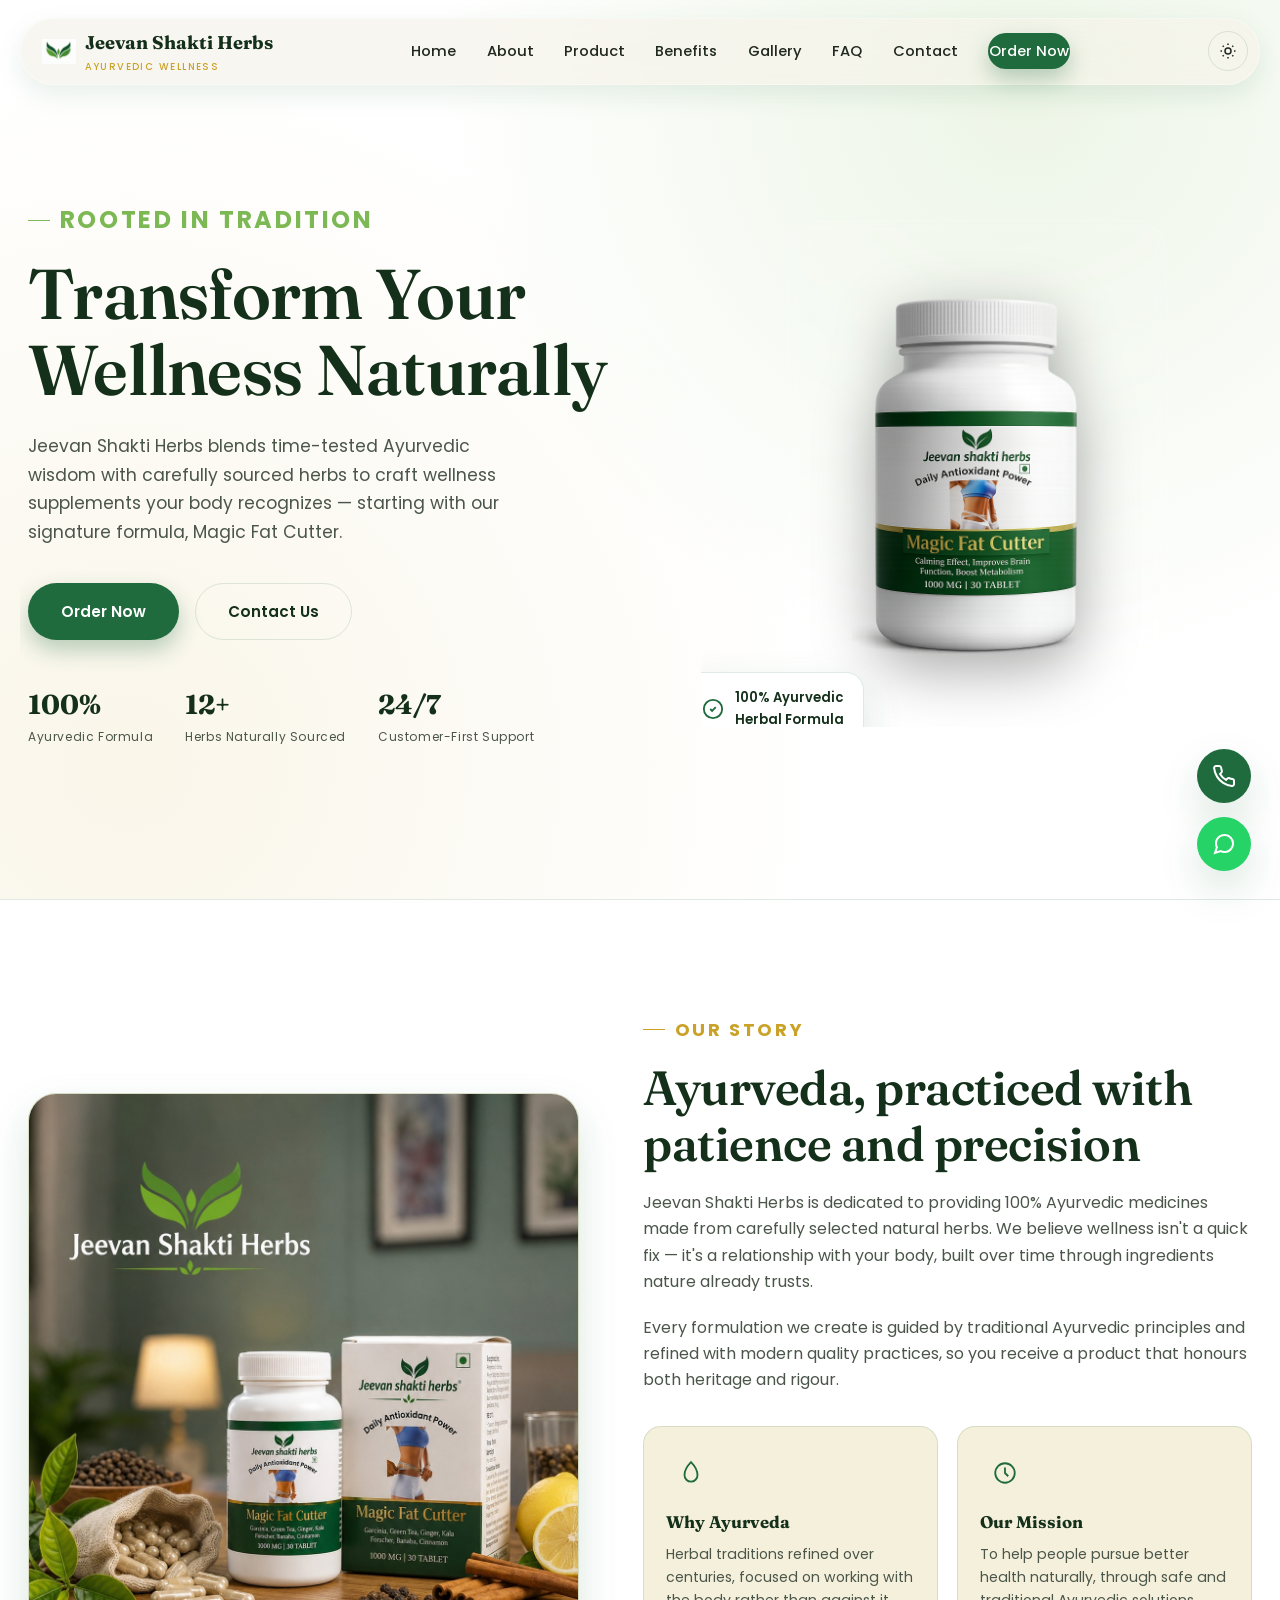
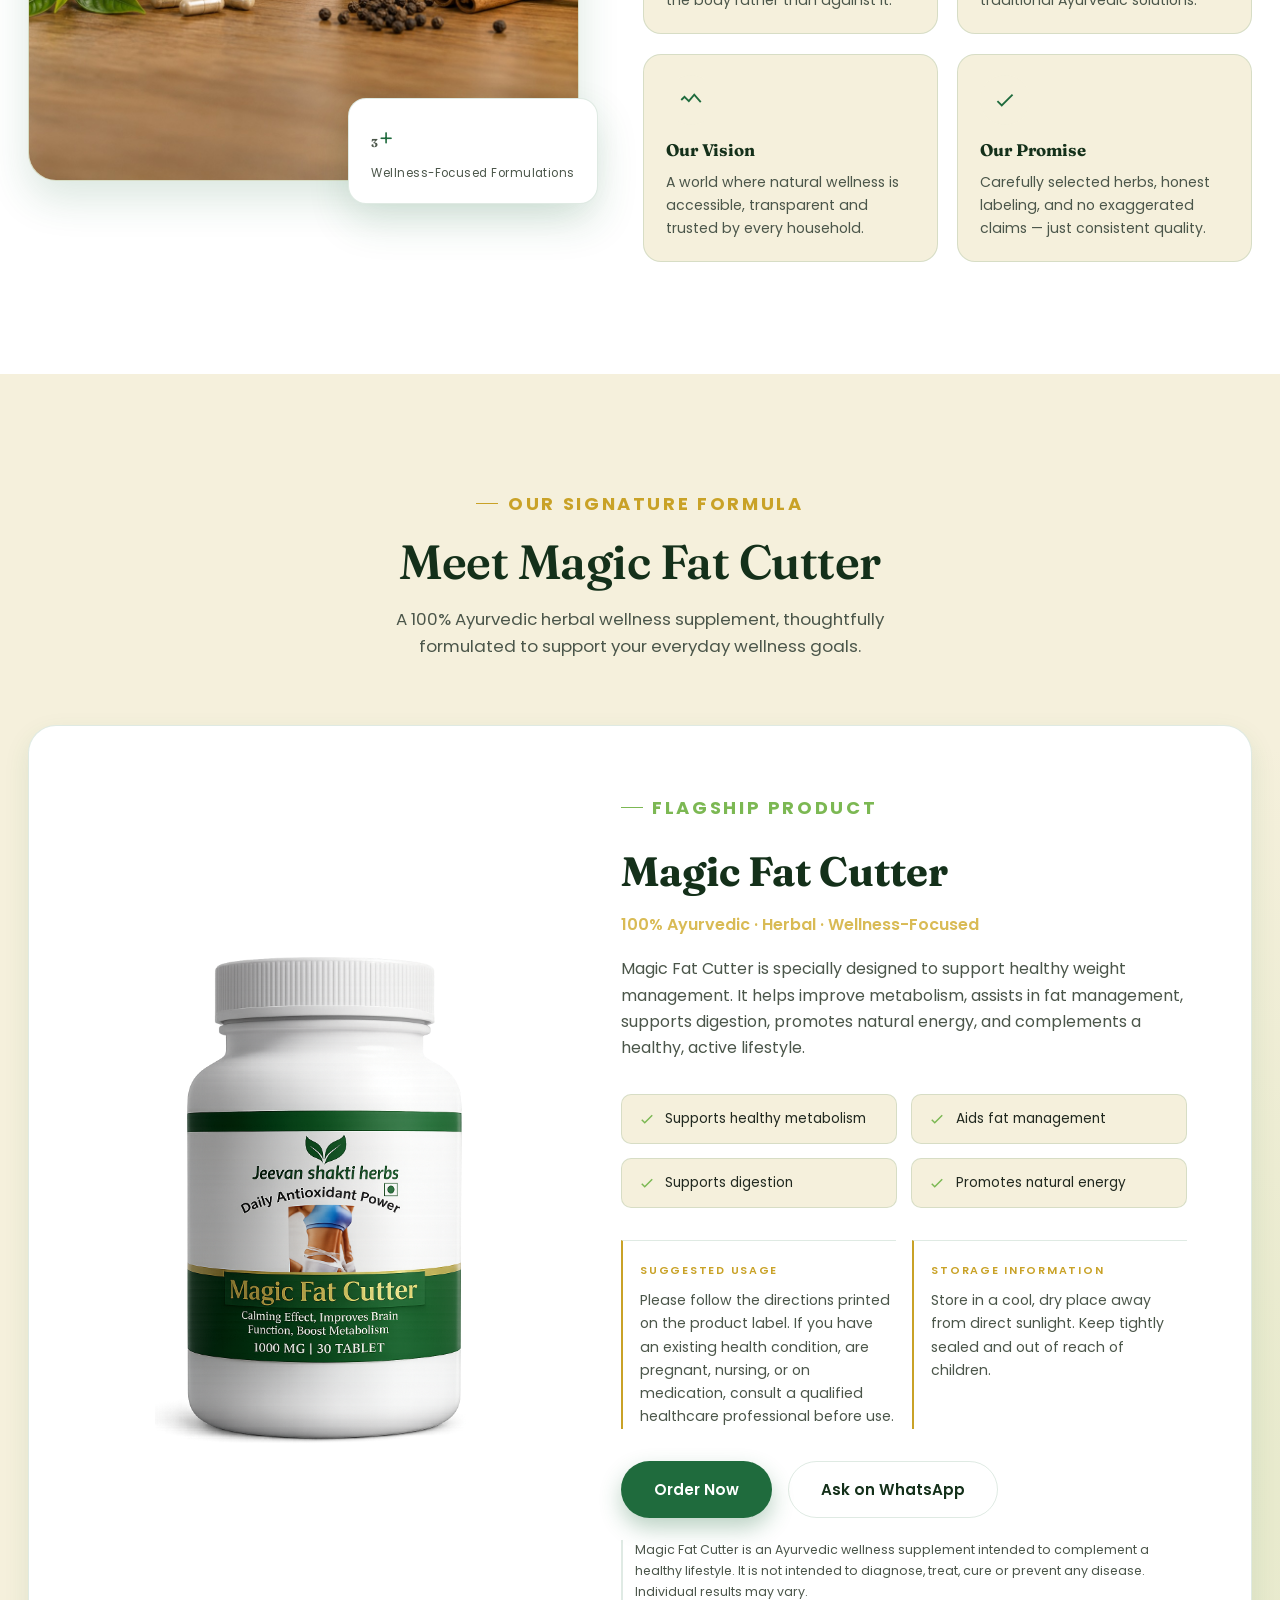
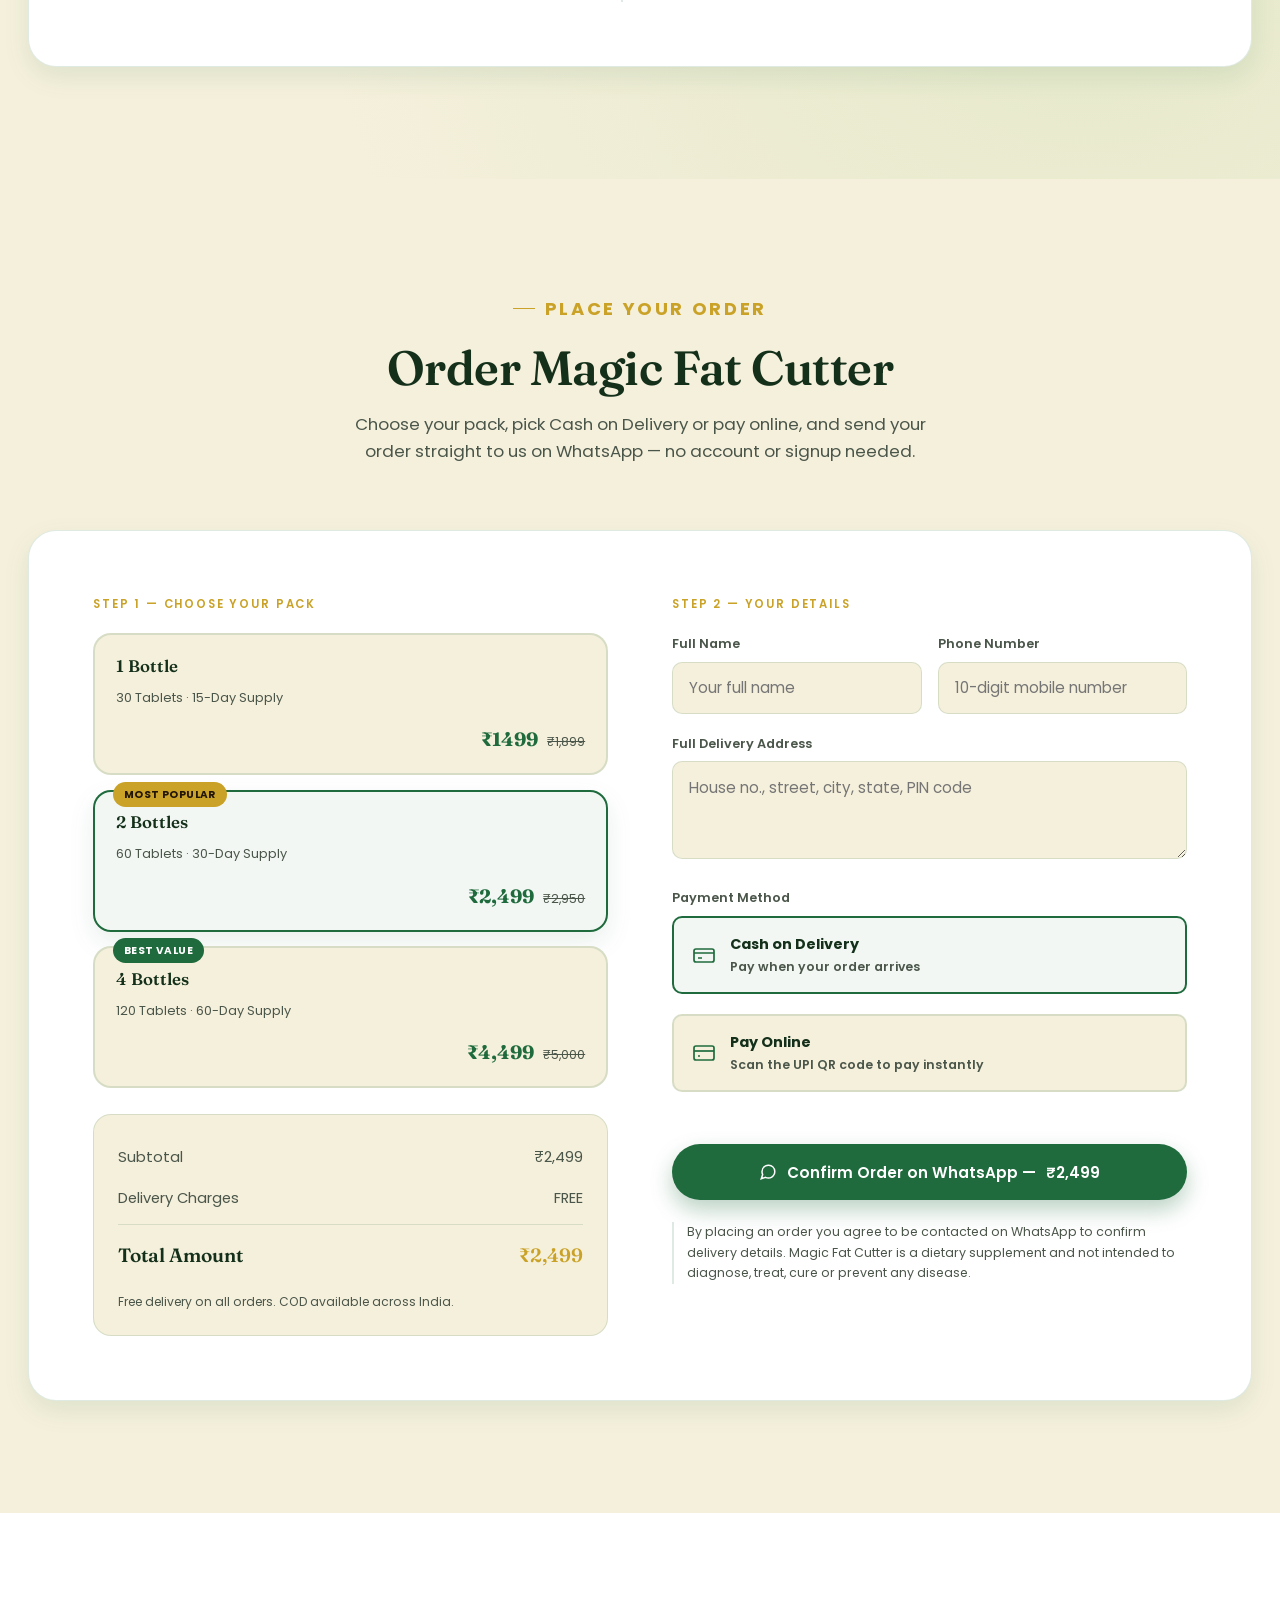
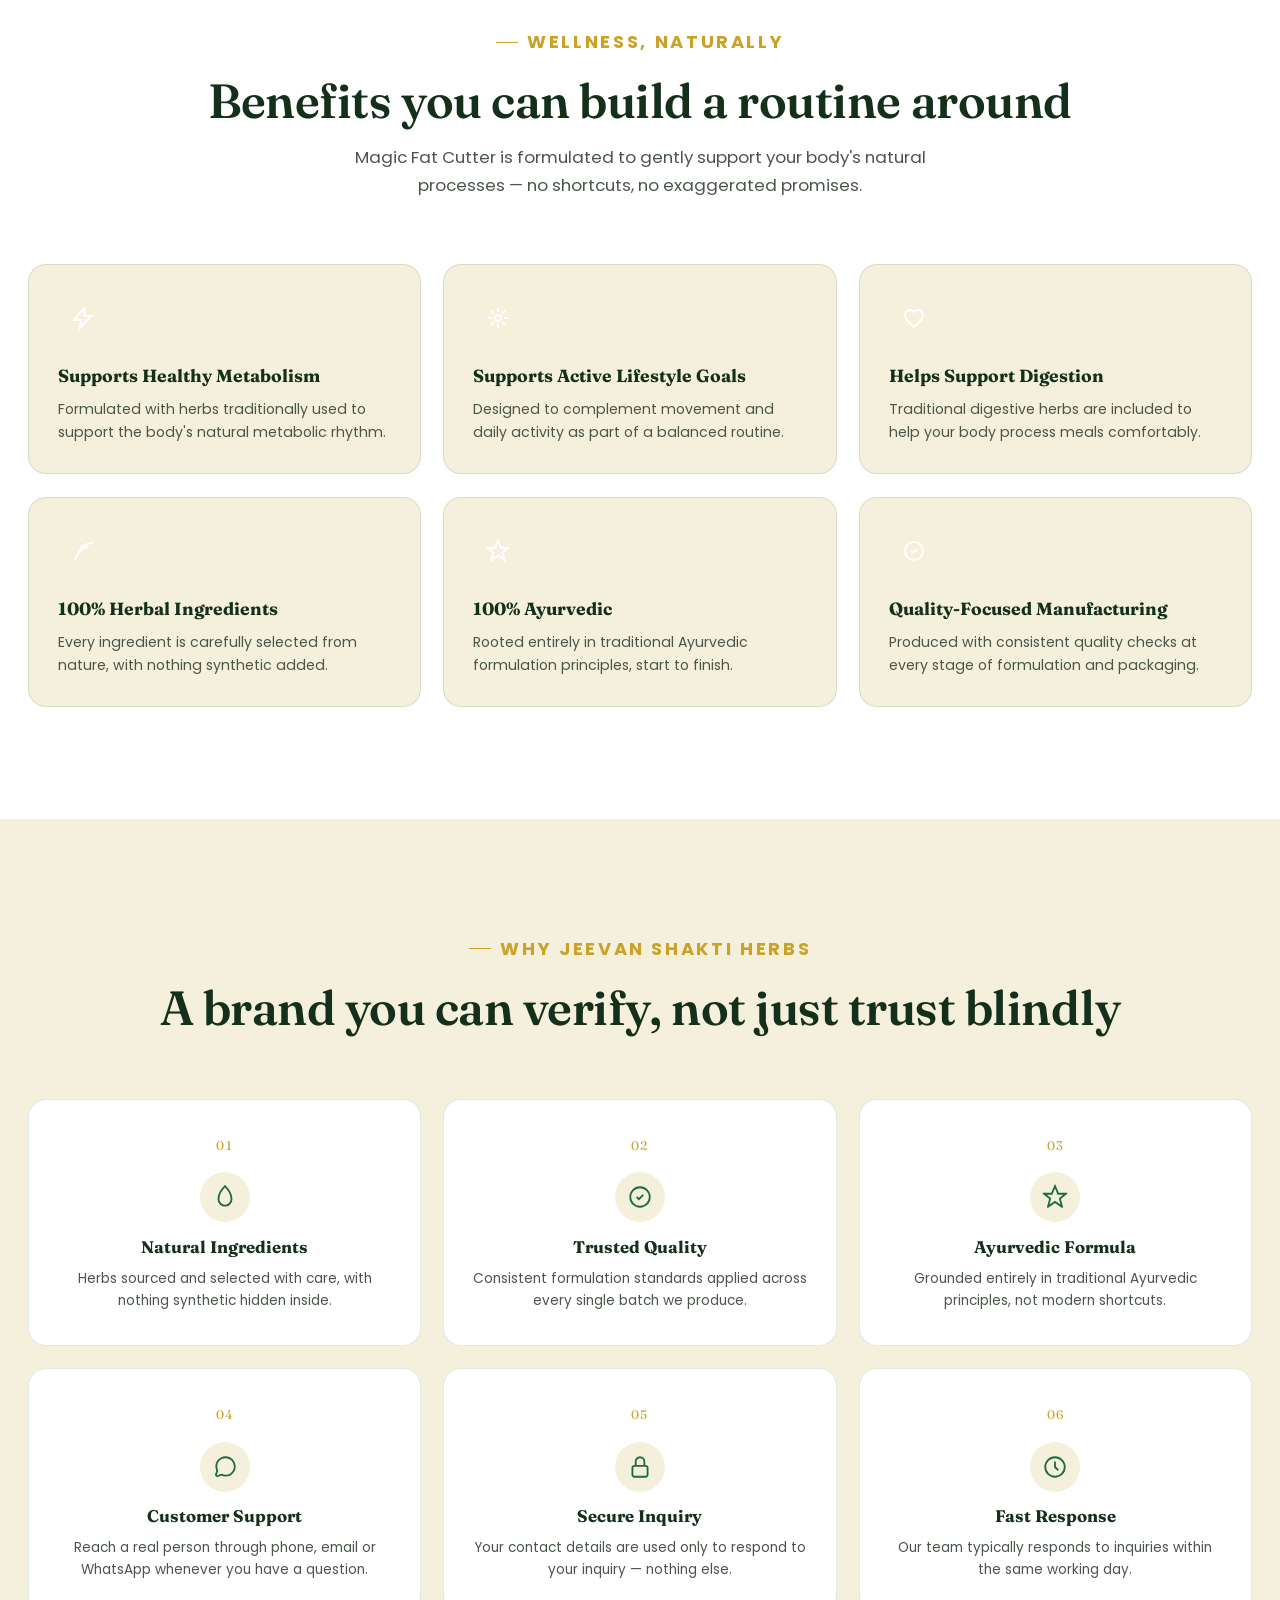
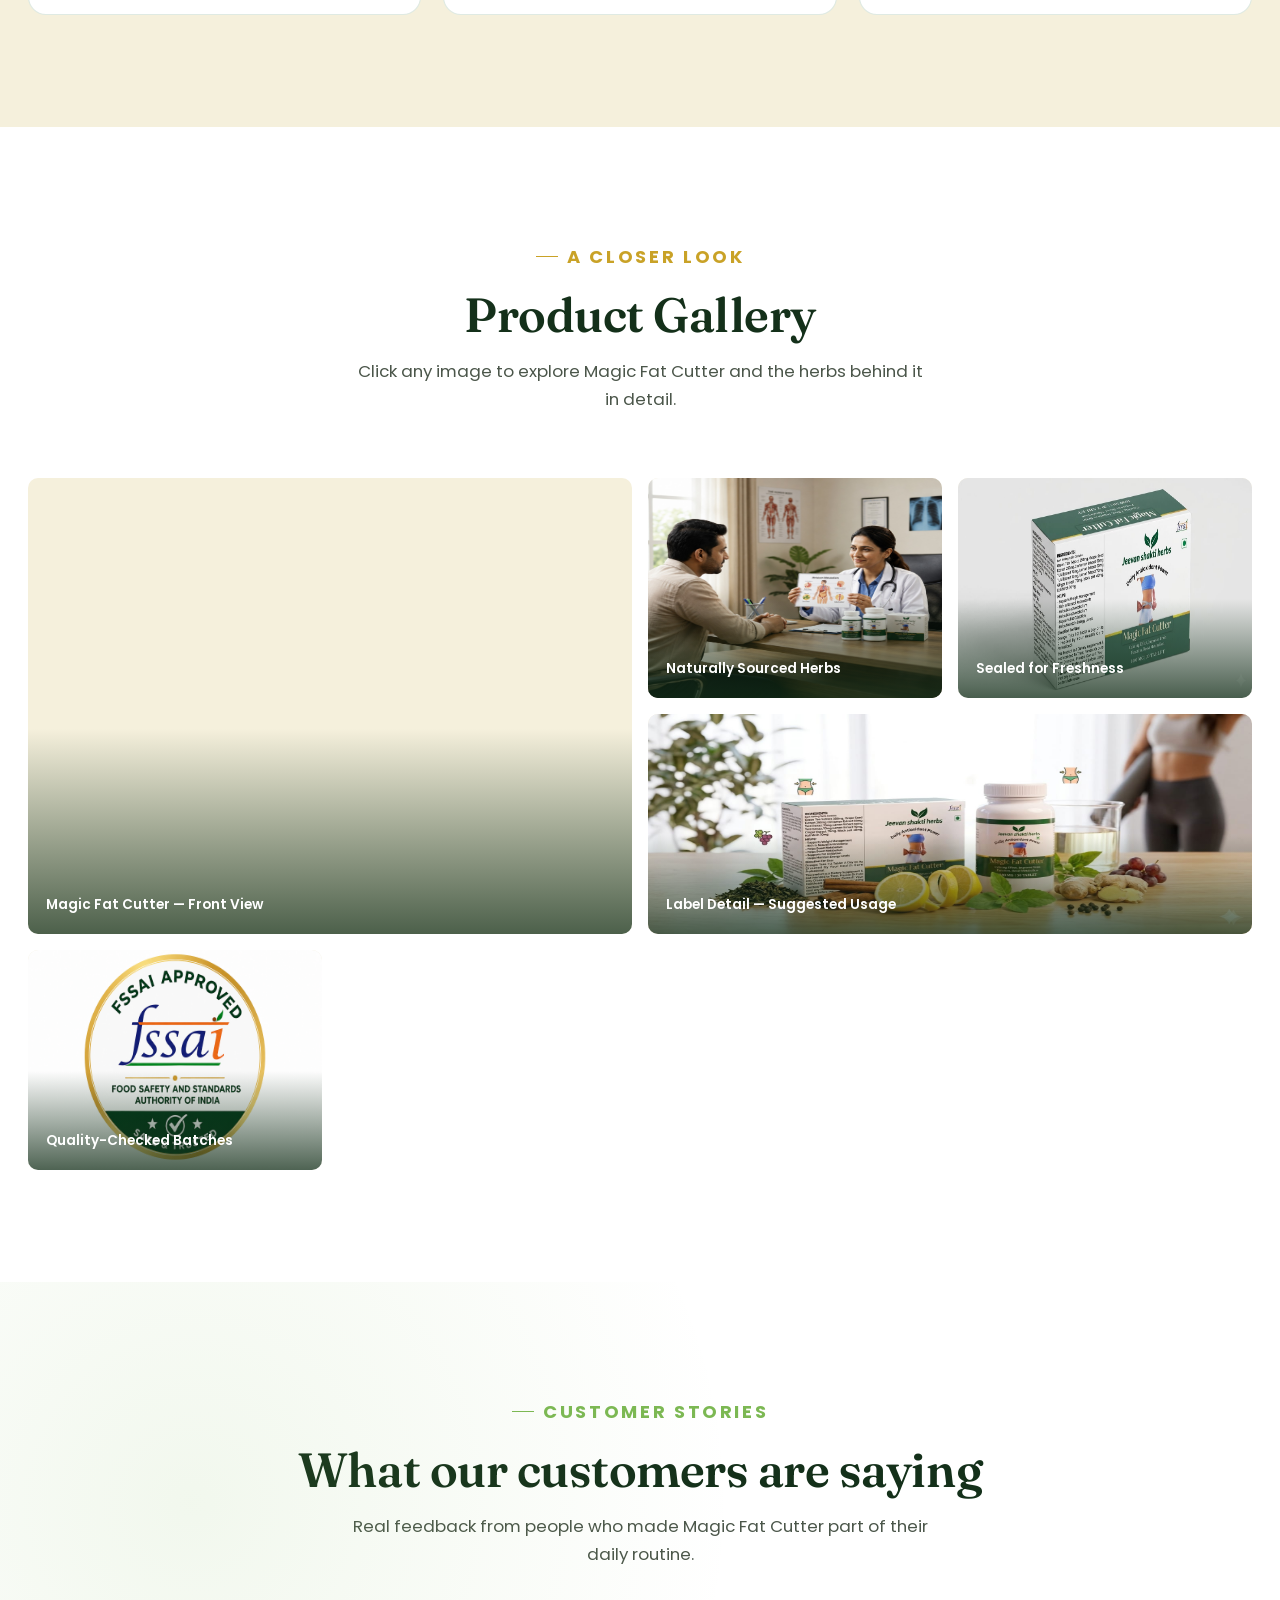
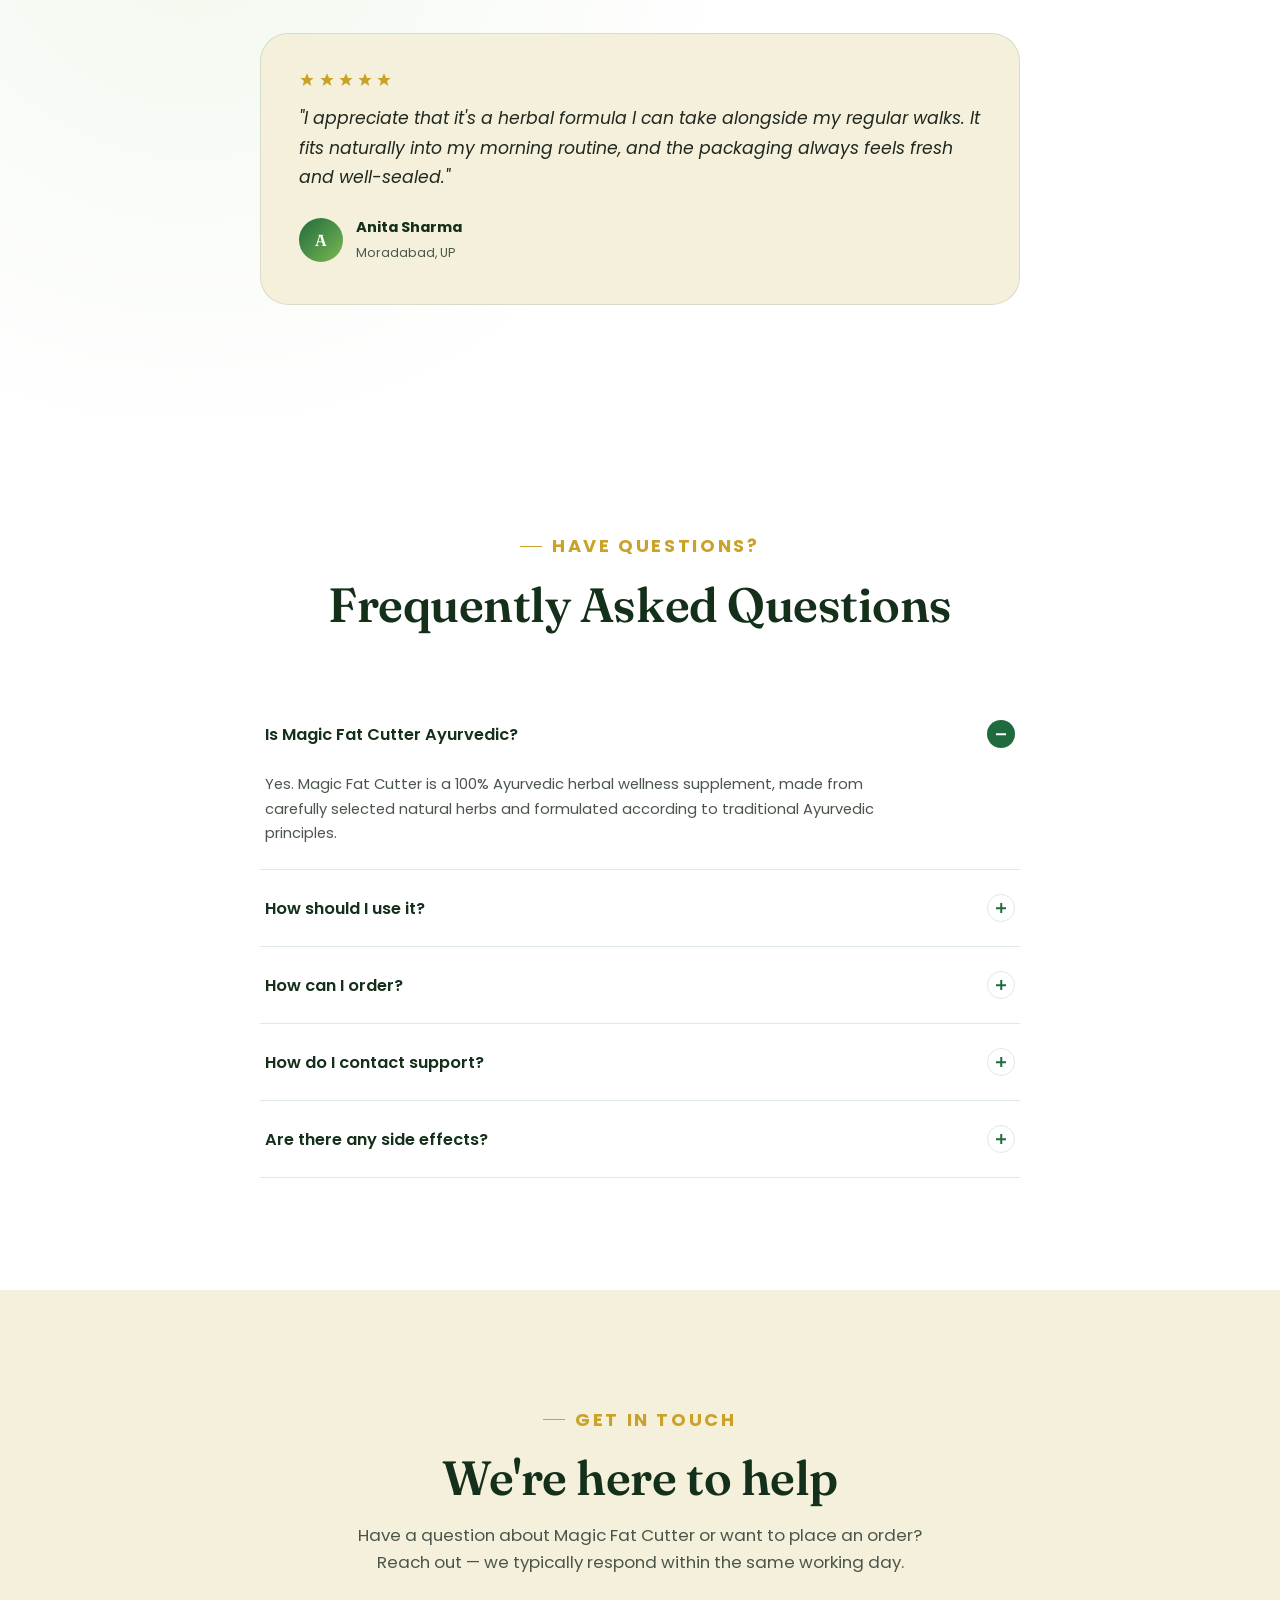
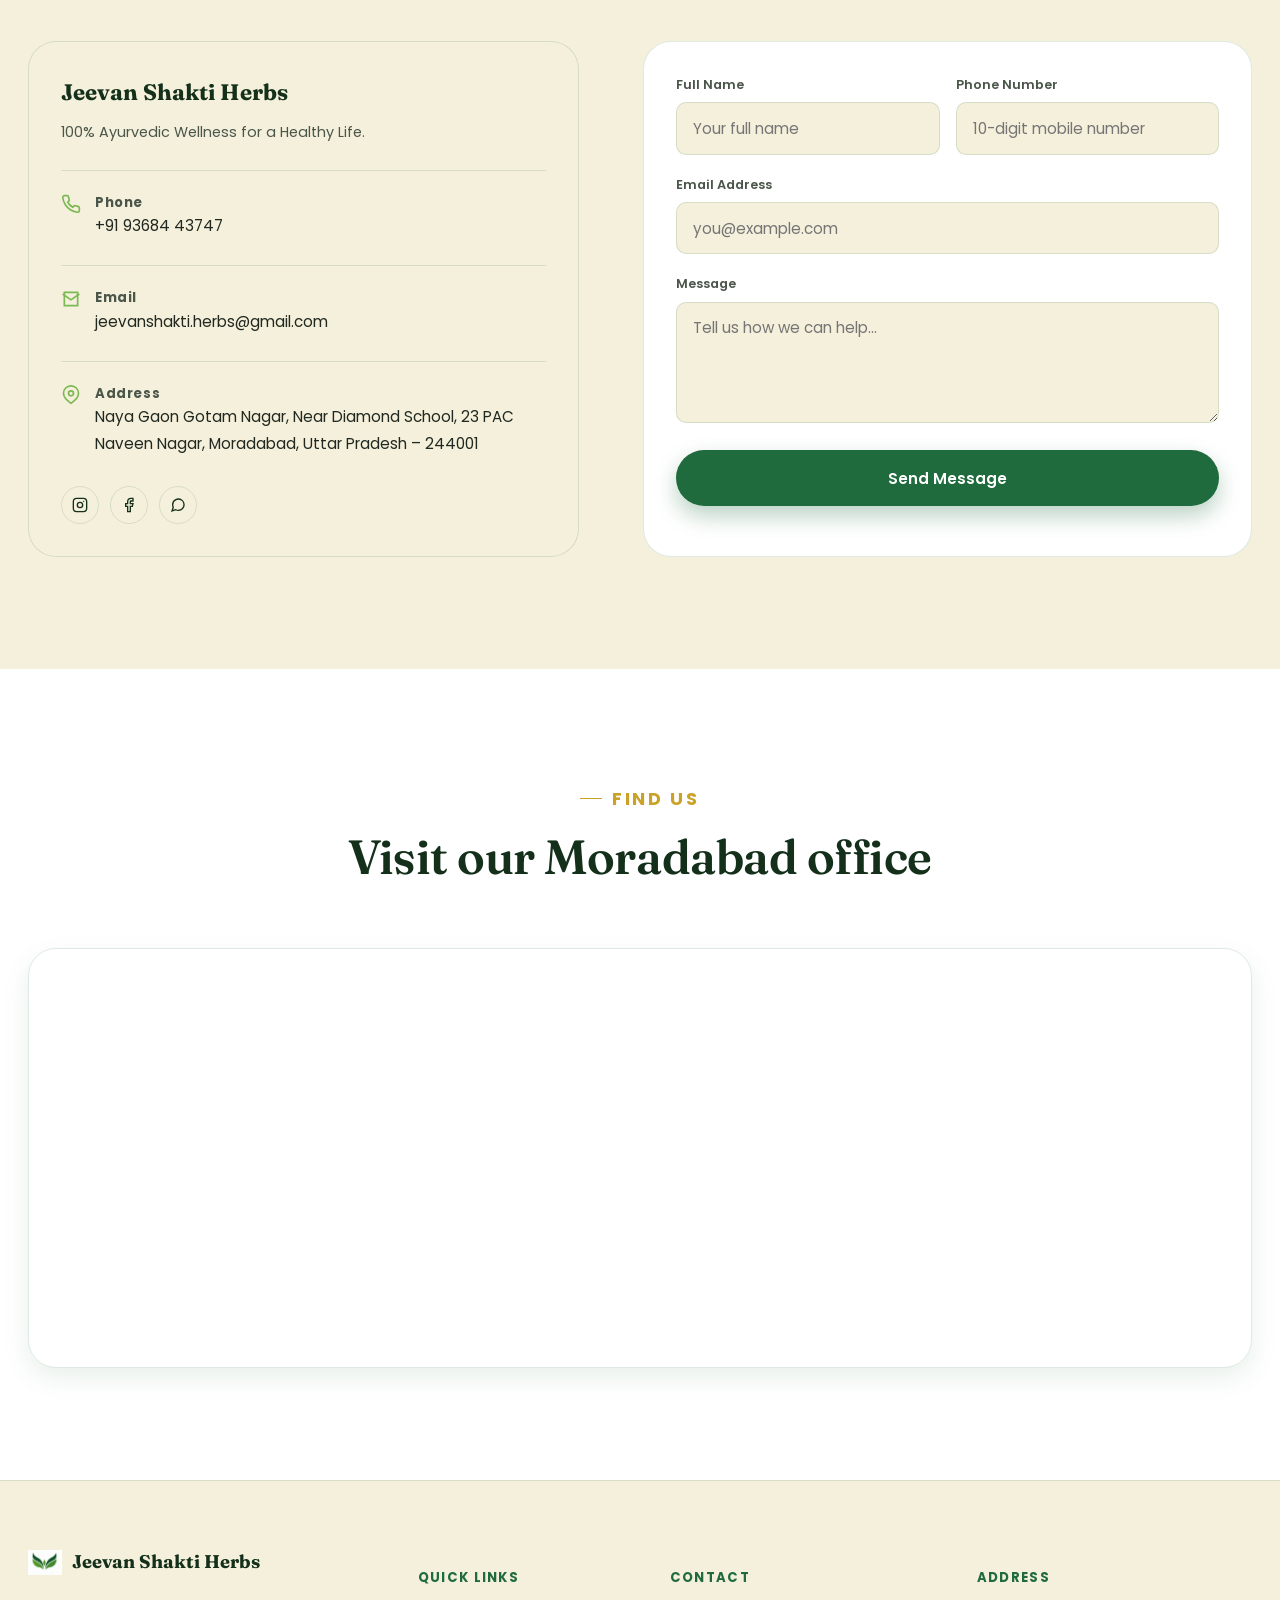
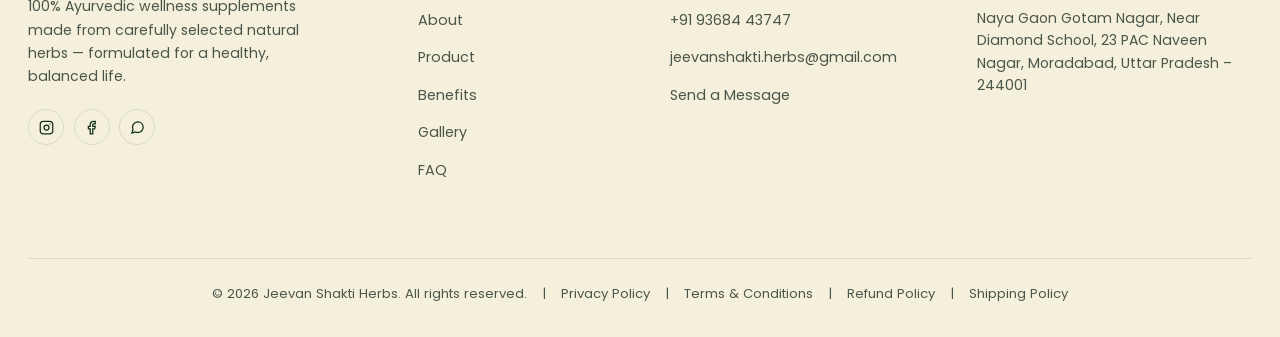
<file: index.html>
<!DOCTYPE html>
<html lang="en">
<head>
<meta charset="UTF-8">
<meta name="viewport" content="width=device-width, initial-scale=1.0">
<title>Jeevan Shakti Herbs | 100% Ayurvedic Wellness for a Healthy Life</title>
<meta name="description" content="Jeevan Shakti Herbs crafts 100% Ayurvedic wellness supplements, including Magic Fat Cutter — a herbal formula that supports metabolism, digestion and an active lifestyle. Based in Moradabad, Uttar Pradesh.">
<meta name="keywords" content="Ayurvedic medicine, Ayurvedic supplement, Magic Fat Cutter, herbal wellness, natural metabolism support, Jeevan Shakti Herbs, Moradabad Ayurveda">
<meta name="author" content="Jeevan Shakti Herbs">
<meta name="robots" content="index, follow">
<link rel="canonical" href="https://www.jeevanshaktiherbs.com/">

<!-- Open Graph -->
<meta property="og:type" content="website">
<meta property="og:title" content="Jeevan Shakti Herbs | 100% Ayurvedic Wellness for a Healthy Life">
<meta property="og:description" content="Discover Magic Fat Cutter — a 100% Ayurvedic herbal wellness supplement crafted to support metabolism, digestion and natural energy.">
<meta property="og:image" content="https://www.jeevanshaktiherbs.com/assets/images/lifestyle-flatlay-marble.jpeg">
<meta property="og:url" content="https://www.jeevanshaktiherbs.com/">
<meta property="og:site_name" content="Jeevan Shakti Herbs">
<meta property="og:locale" content="en_IN">

<!-- Twitter Card -->
<meta name="twitter:card" content="summary_large_image">
<meta name="twitter:title" content="Jeevan Shakti Herbs | 100% Ayurvedic Wellness for a Healthy Life">
<meta name="twitter:description" content="100% Ayurvedic herbal wellness supplements crafted in Moradabad, Uttar Pradesh. Meet Magic Fat Cutter.">
<meta name="twitter:image" content="https://www.jeevanshaktiherbs.com/assets/images/lifestyle-flatlay-marble.jpeg">

<!-- Favicon -->
<link rel="icon" type="image/png" href="assets/images/logo-mark.png">
<link rel="icon" type="image/svg+xml" href="data:image/svg+xml,%3Csvg xmlns='http://www.w3.org/2000/svg' viewBox='0 0 24 24' fill='%232E7D32'%3E%3Cpath d='M17 8C8 10 5.9 16.17 3.82 21.34l1.89.66.95-2.3c.48.17 1.5.5 2.5.5C18 20 22 7 22 3c-1.5 1.5-7 1-13 6 4-6.5 11-7 13-9-2.5-.5-7 1-7 1z'/%3E%3C/svg%3E">

<!-- Fonts -->
<link rel="preconnect" href="https://fonts.googleapis.com">
<link rel="preconnect" href="https://fonts.gstatic.com" crossorigin>
<link href="https://fonts.googleapis.com/css2?family=Fraunces:opsz,wght@9..144,500;9..144,600;9..144,700&family=Poppins:wght@300;400;500;600;700&display=swap" rel="stylesheet">

<!-- Stylesheet -->
<link rel="stylesheet" href="style.css">

<!-- Schema.org structured data -->
<script type="application/ld+json">
{
  "@context": "https://schema.org",
  "@type": "Organization",
  "name": "Jeevan Shakti Herbs",
  "url": "https://www.jeevanshaktiherbs.com/",
  "logo": "https://www.jeevanshaktiherbs.com/assets/images/logo.jpeg",
  "description": "Jeevan Shakti Herbs provides 100% Ayurvedic wellness supplements made from carefully selected natural herbs.",
  "address": {
    "@type": "PostalAddress",
    "streetAddress": "Naya Gaon Gotam Nagar, Near Diamond School, 23 PAC Naveen Nagar",
    "addressLocality": "Moradabad",
    "addressRegion": "Uttar Pradesh",
    "postalCode": "244001",
    "addressCountry": "IN"
  },
  "contactPoint": {
    "@type": "ContactPoint",
    "telephone": "+91-9368443747",
    "contactType": "Customer Support",
    "email": "jeevanshakti.herbs@gmail.com"
  },
  "sameAs": [
    "https://www.instagram.com/jeevanshaktiherbs",
    "https://www.facebook.com/REPLACE_WITH_FACEBOOK_PAGE"
  ]
}
</script>
<script type="application/ld+json">
{
  "@context": "https://schema.org",
  "@type": "Product",
  "name": "Magic Fat Cutter",
  "brand": { "@type": "Brand", "name": "Jeevan Shakti Herbs" },
  "description": "Magic Fat Cutter is a 100% Ayurvedic herbal wellness supplement designed to support healthy weight management, metabolism and digestion.",
  "category": "Ayurvedic Wellness Supplement"
}
</script>
<script type="application/ld+json">
{
  "@context": "https://schema.org",
  "@type": "FAQPage",
  "mainEntity": [
    {
      "@type": "Question",
      "name": "Is Magic Fat Cutter Ayurvedic?",
      "acceptedAnswer": { "@type": "Answer", "text": "Yes, Magic Fat Cutter is a 100% Ayurvedic herbal wellness supplement made from carefully selected natural herbs, formulated according to traditional Ayurvedic principles." }
    },
    {
      "@type": "Question",
      "name": "How should I use Magic Fat Cutter?",
      "acceptedAnswer": { "@type": "Answer", "text": "Please follow the usage directions printed on the product label. If you have any existing health condition, are pregnant or nursing, or are taking other medication, we recommend consulting a qualified healthcare professional before use." }
    },
    {
      "@type": "Question",
      "name": "How can I order Magic Fat Cutter?",
      "acceptedAnswer": { "@type": "Answer", "text": "You can place an order by calling us, messaging us on WhatsApp, or filling out the contact form on this website, and our team will assist you with the ordering process." }
    },
    {
      "@type": "Question",
      "name": "How do I contact Jeevan Shakti Herbs support?",
      "acceptedAnswer": { "@type": "Answer", "text": "You can reach our support team via phone, email, WhatsApp, or the contact form on this website. Our address in Moradabad, Uttar Pradesh is also listed on the Contact section." }
    }
  ]
}
</script>
<script src="https://checkout.razorpay.com/v1/checkout.js"></script>
</head>
<body>

<a href="#main-content" class="skip-link">Skip to main content</a>

<!-- ============ LOADING SCREEN ============ -->
<div class="loader" aria-hidden="true">
  <svg class="loader-leaf" viewBox="0 0 24 24" fill="currentColor"><path d="M17 8C8 10 5.9 16.17 3.82 21.34l1.89.66.95-2.3c.48.17 1.5.5 2.5.5C18 20 22 7 22 3c-1.5 1.5-7 1-13 6 4-6.5 11-7 13-9-2.5-.5-7 1-7 1z"/></svg>
  <span class="loader-text">Jeevan Shakti Herbs</span>
</div>

<!-- ============ CUSTOM CURSOR ============ -->
<div class="cursor-dot" aria-hidden="true"></div>
<div class="cursor-ring" aria-hidden="true"></div>

<!-- ============ NAVIGATION ============ -->
<nav class="navbar" aria-label="Primary">
  <div class="container">
    <a href="#home" class="nav-logo">
      <img src="jeewan-logo.png" alt="Jeevan Shakti Herbs leaf logo" class="logo-mark">
      <span>Jeevan Shakti Herbs<small>Ayurvedic Wellness</small></span>
    </a>

    <ul class="nav-links" id="nav-links">
      <li><a href="#home">Home</a></li>
      <li><a href="#about">About</a></li>
      <li><a href="#product">Product</a></li>
      <li><a href="#benefits">Benefits</a></li>
      <li><a href="#gallery">Gallery</a></li>
      <li><a href="#faq">FAQ</a></li>
      <li><a href="#contact">Contact</a></li>
      <li class="nav-order"><a href="#order" class="btn btn-primary btn-sm">Order Now</a></li>
    </ul>

    <div class="nav-actions">
      <button class="theme-toggle" aria-label="Toggle dark mode">
        <svg class="icon-sun" viewBox="0 0 24 24" fill="none" stroke="currentColor" stroke-width="2"><circle cx="12" cy="12" r="4"/><path d="M12 2v2M12 20v2M4.93 4.93l1.41 1.41M17.66 17.66l1.41 1.41M2 12h2M20 12h2M6.34 17.66l-1.41 1.41M19.07 4.93l-1.41 1.41"/></svg>
        <svg class="icon-moon" viewBox="0 0 24 24" fill="none" stroke="currentColor" stroke-width="2"><path d="M21 12.79A9 9 0 1111.21 3 7 7 0 0021 12.79z"/></svg>
      </button>
      <button class="hamburger" aria-label="Toggle menu" aria-controls="nav-links" aria-expanded="false">
        <span></span><span></span><span></span>
      </button>
    </div>
  </div>
</nav>

<main id="main-content">

  <!-- ============ HERO ============ -->
  <header class="hero" id="home">
    <div class="hero-bg-texture" aria-hidden="true"></div>
    <div class="hero-leaves" aria-hidden="true"></div>

    <div class="container">
      <div class="hero-content">
        <span class="eyebrow hero-eyebrow"><h1>Rooted in Tradition</h1></span>
        <h1 class="hero-title">
          Transform Your<br>
          Wellness Naturally
        </h1>
        <p class="hero-sub">
          Jeevan Shakti Herbs blends time-tested Ayurvedic wisdom with carefully sourced herbs to craft wellness supplements your body recognizes — starting with our signature formula, Magic Fat Cutter.
        </p>

        <div class="hero-ctas">
          <a href="#order" class="btn btn-primary">Order Now</a>
          <a href="#contact" class="btn btn-outline">Contact Us</a>
        </div>

        <div class="hero-trust">
          <div class="stat">
            <strong>100%</span></strong>
            <span>Ayurvedic Formula</span>
          </div>
          <div class="stat">
            <strong>12+</span></strong>
            <span>Herbs Naturally Sourced</span>
          </div>
          <div class="stat">
            <strong>24/7</strong>
            <span>Customer-First Support</span>
          </div>
        </div>
      </div>

      <div class="hero-visual">
        <div class="ring-decor r1" aria-hidden="true"></div>
        <div class="ring-decor r2" aria-hidden="true"></div>
        <div class="product-frame">
          <img src="jeewan-sakti-bottle-view.png" alt="Magic Fat Cutter — Jeevan Shakti Herbs Ayurvedic supplement bottle" class="hero-product-photo">
        </div>
        <div class="hero-badge">
          <svg viewBox="0 0 24 24" fill="none" stroke="currentColor" stroke-width="2"><path d="M9 12l2 2 4-4"/><circle cx="12" cy="12" r="10"/></svg>
          <span>100% Ayurvedic<br>Herbal Formula</span>
        </div>
      </div>
    </div>

    <div class="scroll-indicator" aria-hidden="true">
      <span>Scroll</span>
      <div class="wheel"></div>
    </div>
  </header>

  <!-- ============ ABOUT ============ -->
  <section class="about section-pad" id="about">
    <div class="container">
      <div class="about-grid">
        <div class="about-visual" data-reveal>
          <div class="leaf-frame">
            <img src="leaf_frame_photo.jpeg" alt="Healthcare professional discussing Magic Fat Cutter with a customer" loading="lazy">
          </div>
          <div class="float-card">
            <strong><span data-counter="3" data-suffix="">0</span>+</strong>
            <span>Wellness-Focused Formulations</span>
          </div>
        </div>

        <div class="about-copy">
          <span class="eyebrow"><h1>Our Story</h1></span>
          <h3 class="section-title" data-reveal>Ayurveda, practiced with patience and precision</h3>
          <p data-reveal>Jeevan Shakti Herbs is dedicated to providing 100% Ayurvedic medicines made from carefully selected natural herbs. We believe wellness isn't a quick fix — it's a relationship with your body, built over time through ingredients nature already trusts.</p>
          <p data-reveal data-reveal-delay="1">Every formulation we create is guided by traditional Ayurvedic principles and refined with modern quality practices, so you receive a product that honours both heritage and rigour.</p>

          <div class="about-pillars">
            <div class="pillar" data-reveal data-reveal-delay="1">
              <svg viewBox="0 0 24 24" fill="none" stroke="currentColor" stroke-width="1.7"><path d="M12 2C8 6 6 10 6 14a6 6 0 0012 0c0-4-2-8-6-12z"/></svg>
              <h4>Why Ayurveda</h4>
              <p>Herbal traditions refined over centuries, focused on working with the body rather than against it.</p>
            </div>
            <div class="pillar" data-reveal data-reveal-delay="2">
              <svg viewBox="0 0 24 24" fill="none" stroke="currentColor" stroke-width="1.7"><circle cx="12" cy="12" r="9"/><path d="M12 7v5l3 3"/></svg>
              <h4>Our Mission</h4>
              <p>To help people pursue better health naturally, through safe and traditional Ayurvedic solutions.</p>
            </div>
            <div class="pillar" data-reveal data-reveal-delay="3">
              <svg viewBox="0 0 24 24" fill="none" stroke="currentColor" stroke-width="1.7"><path d="M3 12l3-3 4 4 5-6 6 7"/></svg>
              <h4>Our Vision</h4>
              <p>A world where natural wellness is accessible, transparent and trusted by every household.</p>
            </div>
            <div class="pillar" data-reveal data-reveal-delay="4">
              <svg viewBox="0 0 24 24" fill="none" stroke="currentColor" stroke-width="1.7"><path d="M5 13l4 4L19 7"/></svg>
              <h4>Our Promise</h4>
              <p>Carefully selected herbs, honest labeling, and no exaggerated claims — just consistent quality.</p>
            </div>
          </div>
        </div>
      </div>
    </div>
  </section>

  <!-- ============ PRODUCT SHOWCASE ============ -->
  <section class="product-section section-pad" id="product">
    <div class="container">
      <div class="section-head center" data-reveal>
        <span class="eyebrow"><h1>Our Signature Formula</h1></span>
        <h2 class="section-title">Meet Magic Fat Cutter</h2>
        <p class="section-sub">A 100% Ayurvedic herbal wellness supplement, thoughtfully formulated to support your everyday wellness goals.</p>
      </div>

      <div class="product-card" data-reveal>
        <div class="product-visual">
          <img src="jeewan-sakti-bottle-view.png" alt="Magic Fat Cutter Ayurvedic supplement bottle by Jeevan Shakti Herbs" class="jar-illustration">
        </div>

        <div class="product-copy">
          <span class="eyebrow"><h1>Flagship Product</h1></span>
          <h2>Magic Fat Cutter</h2>
          <p class="product-tagline">100% Ayurvedic · Herbal · Wellness-Focused</p>
          <p class="lead">Magic Fat Cutter is specially designed to support healthy weight management. It helps improve metabolism, assists in fat management, supports digestion, promotes natural energy, and complements a healthy, active lifestyle.</p>

          <div class="feature-grid">
            <div class="feature-chip">
              <svg viewBox="0 0 24 24" fill="none" stroke="currentColor" stroke-width="2"><path d="M5 13l4 4L19 7"/></svg>
              <span>Supports healthy metabolism</span>
            </div>
            <div class="feature-chip">
              <svg viewBox="0 0 24 24" fill="none" stroke="currentColor" stroke-width="2"><path d="M5 13l4 4L19 7"/></svg>
              <span>Aids fat management</span>
            </div>
            <div class="feature-chip">
              <svg viewBox="0 0 24 24" fill="none" stroke="currentColor" stroke-width="2"><path d="M5 13l4 4L19 7"/></svg>
              <span>Supports digestion</span>
            </div>
            <div class="feature-chip">
              <svg viewBox="0 0 24 24" fill="none" stroke="currentColor" stroke-width="2"><path d="M5 13l4 4L19 7"/></svg>
              <span>Promotes natural energy</span>
            </div>
          </div>

          <div class="product-meta">
            <div class="meta-block specimen-label">
              <span class="sp-eyebrow">Suggested Usage</span>
              <p>Please follow the directions printed on the product label. If you have an existing health condition, are pregnant, nursing, or on medication, consult a qualified healthcare professional before use.</p>
            </div>
            <div class="meta-block specimen-label">
              <span class="sp-eyebrow">Storage Information</span>
              <p>Store in a cool, dry place away from direct sunlight. Keep tightly sealed and out of reach of children.</p>
            </div>
          </div>

          <div class="product-cta-row">
            <a href="#order" class="btn btn-primary">Order Now</a>
            <a href="https://wa.me/919368443747" target="_blank" rel="noopener" class="btn btn-outline">Ask on WhatsApp</a>
          </div>

          <p class="disclaimer-note">Magic Fat Cutter is an Ayurvedic wellness supplement intended to complement a healthy lifestyle. It is not intended to diagnose, treat, cure or prevent any disease. Individual results may vary.</p>
        </div>
      </div>
    </div>
  </section>

  <!-- ============ ORDER NOW ============ -->
  <section class="order-section section-pad" id="order">
    <div class="container">
      <div class="section-head center" data-reveal>
        <span class="eyebrow"><h1>Place Your Order</h1></span>
        <h2 class="section-title">Order Magic Fat Cutter</h2>
        <p class="section-sub">Choose your pack, pick Cash on Delivery or pay online, and send your order straight to us on WhatsApp — no account or signup needed.</p>
      </div>

      <div class="order-card" data-reveal>
        <!-- ===== Pricing / Pack Selection ===== -->
        <div class="order-pricing">
          <span class="sp-eyebrow">Step 1 — Choose Your Pack</span>
          <div class="pack-options" id="pack-options">
            <label class="pack-option">
              <input type="radio" name="pack" value="1" data-price="1499" data-label="1 Bottle (30 Tablets)">
              <div class="pack-option-card">
                <span class="pack-qty">1 Bottle</span>
                <span class="pack-sub">30 Tablets · 15-Day Supply</span>
                <span class="pack-price">₹1499 <small>₹1,899</small></span>
              </div>
            </label>
            <label class="pack-option">
              <input type="radio" name="pack" value="2" data-price="2499" data-label="2 Bottles (60 Tablets)" checked>
              <div class="pack-option-card">
                <span class="pack-badge">Most Popular</span>
                <span class="pack-qty">2 Bottles</span>
                <span class="pack-sub">60 Tablets · 30-Day Supply</span>
                <span class="pack-price">₹2,499 <small>₹2,950</small></span>
              </div>
            </label>
            <label class="pack-option">
              <input type="radio" name="pack" value="3" data-price="4499" data-label="4 Bottles (120 Tablets)">
              <div class="pack-option-card">
                <span class="pack-badge pack-badge-save">Best Value</span>
                <span class="pack-qty">4 Bottles</span>
                <span class="pack-sub">120 Tablets · 60-Day Supply</span>
                <span class="pack-price">₹4,499 <small>₹5,000</small></span>
              </div>
            </label>
          </div>

          <div class="order-summary">
            <div class="summary-row">
              <span>Subtotal</span>
              <span id="summary-subtotal">₹2499</span>
            </div>
            <div class="summary-row">
              <span>Delivery Charges</span>
              <span id="summary-delivery">FREE</span>
            </div>
            <div class="summary-row summary-total">
              <span>Total Amount</span>
              <span id="summary-total">₹2,499</span>
            </div>
            <p class="summary-note">Free delivery on all orders. COD available across India.</p>
          </div>
        </div>

        <!-- ===== Order Form ===== -->
        <div class="order-form-wrap">
          <span class="sp-eyebrow">Step 2 — Your Details</span>
          <form id="order-form" novalidate>
            <div class="form-row">
              <div class="form-group">
                <label for="order-name">Full Name</label>
                <input type="text" id="order-name" name="name" placeholder="Your full name" autocomplete="name">
                <span class="error-msg">Please enter your full name.</span>
              </div>
              <div class="form-group">
                <label for="order-phone">Phone Number</label>
                <input type="tel" id="order-phone" name="phone" placeholder="10-digit mobile number" autocomplete="tel">
                <span class="error-msg">Please enter a valid 10-digit phone number.</span>
              </div>
            </div>
            <div class="form-group">
              <label for="order-address">Full Delivery Address</label>
              <textarea id="order-address" name="address" rows="3" placeholder="House no., street, city, state, PIN code"></textarea>
              <span class="error-msg">Please enter your complete delivery address.</span>
            </div>

            <div class="form-group">
              <label>Payment Method</label>
              <div class="payment-options">
                <label class="payment-option">
                  <input type="radio" name="payment" value="COD" checked>
                  <div class="payment-option-card">
                    <svg viewBox="0 0 24 24" fill="none" stroke="currentColor" stroke-width="1.7"><rect x="2" y="6" width="20" height="13" rx="2"/><path d="M2 10h20M6 15h4"/></svg>
                    <div>
                      <strong>Cash on Delivery</strong>
                      <span>Pay when your order arrives</span>
                    </div>
                  </div>
                </label>
                <label class="payment-option">
                  <input type="radio" name="payment" value="Razorpay">
                  <div class="payment-option-card">
                    <svg viewBox="0 0 24 24" fill="none" stroke="currentColor" stroke-width="1.7"><rect x="2" y="5" width="20" height="14" rx="2"/><path d="M2 10h20"/><path d="M6 15h2"/></svg>
                    <div>
                      <strong>Pay Online</strong>
                      <span>Scan the UPI QR code to pay instantly</span>
                    </div>
                  </div>
                </label>
              </div>
            </div>
            <div class="razorpay-panel" id="razorpay-panel" hidden style="margin-top:1rem; background:var(--parchment-warm); border:1px solid var(--line); border-left:3px solid var(--turmeric); border-radius:var(--radius-md); padding:1.2rem;">
  <p style="font-size:0.9rem; color:var(--ink-soft); margin-bottom:1rem;">Click below to securely pay <strong id="rzp-amount-display">₹2,499</strong> via Razorpay.</p>
  <button type="button" id="razorpay-pay-btn" class="btn btn-primary btn-block">Pay Now with Razorpay</button>
  <p id="rzp-status" style="font-size:0.8rem; color:var(--primary-green); margin-top:0.7rem; display:none;"></p>
</div>

            <button type="submit" class="btn btn-primary btn-block btn-order-submit">
              <svg viewBox="0 0 24 24" fill="none" stroke="currentColor" stroke-width="2"><path d="M21 11.5a8.38 8.38 0 01-.9 3.8 8.5 8.5 0 01-7.6 4.7 8.38 8.38 0 01-3.8-.9L3 21l1.9-5.7a8.38 8.38 0 01-.9-3.8 8.5 8.5 0 014.7-7.6 8.38 8.38 0 013.8-.9h.5a8.48 8.48 0 018 8v.5z"/></svg>
              Confirm Order on WhatsApp — <span id="submit-total">₹1,849</span>
            </button>

            <div class="form-success order-form-success">
              <svg viewBox="0 0 24 24" fill="none" stroke="currentColor" stroke-width="2"><path d="M9 12l2 2 4-4"/><circle cx="12" cy="12" r="9"/></svg>
              <span>Opening WhatsApp with your order details... If it didn't open, <a href="#" class="whatsapp-fallback-link order-fallback-link">tap here to send it manually</a>.</span>
            </div>

            <p class="disclaimer-note">By placing an order you agree to be contacted on WhatsApp to confirm delivery details. Magic Fat Cutter is a dietary supplement and not intended to diagnose, treat, cure or prevent any disease.</p>
          </form>
        </div>
      </div>
    </div>
  </section>

  <!-- ============ BENEFITS ============ -->
  <section class="benefits section-pad" id="benefits">
    <div class="container">
      <div class="section-head center" data-reveal>
        <span class="eyebrow"><h1>Wellness, Naturally</h1></span>
        <h2 class="section-title">Benefits you can build a routine around</h2>
        <p class="section-sub">Magic Fat Cutter is formulated to gently support your body's natural processes — no shortcuts, no exaggerated promises.</p>
      </div>

      <div class="benefits-grid">
        <div class="benefit-card" data-reveal data-reveal-delay="1">
          <div class="benefit-icon"><svg viewBox="0 0 24 24" fill="none" stroke="#fff" stroke-width="2"><path d="M13 2L3 14h7l-1 8 11-12h-7l1-8z"/></svg></div>
          <h4>Supports Healthy Metabolism</h4>
          <p>Formulated with herbs traditionally used to support the body's natural metabolic rhythm.</p>
        </div>
        <div class="benefit-card" data-reveal data-reveal-delay="2">
          <div class="benefit-icon"><svg viewBox="0 0 24 24" fill="none" stroke="#fff" stroke-width="2"><path d="M12 2v4M12 18v4M4.9 4.9l2.8 2.8M16.3 16.3l2.8 2.8M2 12h4M18 12h4M4.9 19.1l2.8-2.8M16.3 7.7l2.8-2.8"/><circle cx="12" cy="12" r="3"/></svg></div>
          <h4>Supports Active Lifestyle Goals</h4>
          <p>Designed to complement movement and daily activity as part of a balanced routine.</p>
        </div>
        <div class="benefit-card" data-reveal data-reveal-delay="3">
          <div class="benefit-icon"><svg viewBox="0 0 24 24" fill="none" stroke="#fff" stroke-width="2"><path d="M12 21C7 17 3 13.5 3 9a5 5 0 019-3 5 5 0 019 3c0 4.5-4 8-9 12z"/></svg></div>
          <h4>Helps Support Digestion</h4>
          <p>Traditional digestive herbs are included to help your body process meals comfortably.</p>
        </div>
        <div class="benefit-card" data-reveal data-reveal-delay="4">
          <div class="benefit-icon"><svg viewBox="0 0 24 24" fill="none" stroke="#fff" stroke-width="2"><path d="M17 8C8 10 5.9 16.17 3.82 21.34M22 3c-1.5 1.5-7 1-13 6"/></svg></div>
          <h4>100% Herbal Ingredients</h4>
          <p>Every ingredient is carefully selected from nature, with nothing synthetic added.</p>
        </div>
        <div class="benefit-card" data-reveal data-reveal-delay="5">
          <div class="benefit-icon"><svg viewBox="0 0 24 24" fill="none" stroke="#fff" stroke-width="2"><path d="M12 2l3 7h7l-5.5 4.5L18.5 21 12 16.5 5.5 21 7.5 13.5 2 9h7z"/></svg></div>
          <h4>100% Ayurvedic</h4>
          <p>Rooted entirely in traditional Ayurvedic formulation principles, start to finish.</p>
        </div>
        <div class="benefit-card" data-reveal data-reveal-delay="6">
          <div class="benefit-icon"><svg viewBox="0 0 24 24" fill="none" stroke="#fff" stroke-width="2"><path d="M9 12l2 2 4-4"/><circle cx="12" cy="12" r="9"/></svg></div>
          <h4>Quality-Focused Manufacturing</h4>
          <p>Produced with consistent quality checks at every stage of formulation and packaging.</p>
        </div>
      </div>
    </div>
  </section>

  <!-- ============ WHY CHOOSE US ============ -->
  <section class="why-us section-pad" id="why-us">
    <div class="container">
      <div class="section-head center" data-reveal>
        <span class="eyebrow"><h1>Why Jeevan Shakti Herbs</h1></span>
        <h2 class="section-title">A brand you can verify, not just trust blindly</h2>
      </div>

      <div class="why-grid">
        <div class="why-card" data-reveal data-reveal-delay="1">
          <span class="why-num">01</span>
          <svg viewBox="0 0 24 24" fill="none" stroke="currentColor" stroke-width="1.7"><path d="M12 2C8 6 6 10 6 14a6 6 0 0012 0c0-4-2-8-6-12z"/></svg>
          <h4>Natural Ingredients</h4>
          <p>Herbs sourced and selected with care, with nothing synthetic hidden inside.</p>
        </div>
        <div class="why-card" data-reveal data-reveal-delay="2">
          <span class="why-num">02</span>
          <svg viewBox="0 0 24 24" fill="none" stroke="currentColor" stroke-width="1.7"><path d="M9 12l2 2 4-4"/><circle cx="12" cy="12" r="9"/></svg>
          <h4>Trusted Quality</h4>
          <p>Consistent formulation standards applied across every single batch we produce.</p>
        </div>
        <div class="why-card" data-reveal data-reveal-delay="3">
          <span class="why-num">03</span>
          <svg viewBox="0 0 24 24" fill="none" stroke="currentColor" stroke-width="1.7"><path d="M12 2l3 7h7l-5.5 4.5L18.5 21 12 16.5 5.5 21 7.5 13.5 2 9h7z"/></svg>
          <h4>Ayurvedic Formula</h4>
          <p>Grounded entirely in traditional Ayurvedic principles, not modern shortcuts.</p>
        </div>
        <div class="why-card" data-reveal data-reveal-delay="4">
          <span class="why-num">04</span>
          <svg viewBox="0 0 24 24" fill="none" stroke="currentColor" stroke-width="1.7"><path d="M21 11.5a8.38 8.38 0 01-.9 3.8 8.5 8.5 0 01-7.6 4.7 8.38 8.38 0 01-3.8-.9L3 21l1.9-5.7a8.38 8.38 0 01-.9-3.8 8.5 8.5 0 014.7-7.6 8.38 8.38 0 013.8-.9h.5a8.48 8.48 0 018 8v.5z"/></svg>
          <h4>Customer Support</h4>
          <p>Reach a real person through phone, email or WhatsApp whenever you have a question.</p>
        </div>
        <div class="why-card" data-reveal data-reveal-delay="5">
          <span class="why-num">05</span>
          <svg viewBox="0 0 24 24" fill="none" stroke="currentColor" stroke-width="1.7"><rect x="5" y="11" width="14" height="10" rx="2"/><path d="M8 11V7a4 4 0 018 0v4"/></svg>
          <h4>Secure Inquiry</h4>
          <p>Your contact details are used only to respond to your inquiry — nothing else.</p>
        </div>
        <div class="why-card" data-reveal data-reveal-delay="6">
          <span class="why-num">06</span>
          <svg viewBox="0 0 24 24" fill="none" stroke="currentColor" stroke-width="1.7"><circle cx="12" cy="12" r="9"/><path d="M12 7v5l3 3"/></svg>
          <h4>Fast Response</h4>
          <p>Our team typically responds to inquiries within the same working day.</p>
        </div>
      </div>
    </div>
  </section>

  <!-- ============ GALLERY ============ -->
  <section class="gallery section-pad" id="gallery">
    <div class="container">
      <div class="section-head center" data-reveal>
        <span class="eyebrow"><h1>A Closer Look</h1></span>
        <h2 class="section-title">Product Gallery</h2>
        <p class="section-sub">Click any image to explore Magic Fat Cutter and the herbs behind it in detail.</p>
      </div>

      <div class="gallery-grid" data-reveal>
        <div class="gallery-item" data-caption="Magic Fat Cutter — front view">
          <div class="gallery-visual"><div class="video-wrap">
  <div class="video-wrap">
  <iframe
    id="jsh-yt-video"
    src="https://www.youtube.com/embed/pSt5KUlCYds?autoplay=1&mute=1&loop=1&playlist=pSt5KUlCYds&controls=1&enablejsapi=1"
    title="Jeevan Shakti Herbs Video"
    frameborder="0"
    allow="accelerometer; autoplay; clipboard-write; encrypted-media; gyroscope; picture-in-picture; web-share"
    allowfullscreen
    loading="lazy">
  </iframe>
</div>
</div></div>
          <div class="gallery-overlay"><span>Magic Fat Cutter — Front View</span></div>
          <div class="gallery-zoom-icon"><svg viewBox="0 0 24 24" fill="none" stroke="currentColor" stroke-width="2.2"><circle cx="11" cy="11" r="7"/><path d="M21 21l-4.3-4.3M11 8v6M8 11h6"/></svg></div>
        </div>
        <div class="gallery-item" data-caption="Herbal ingredients used in our formulations">
          <div class="gallery-visual"><img src="source_herbs.jpeg" alt="Herbal ingredients and Magic Fat Cutter capsules with tea being prepared" loading="lazy"></div>
          <div class="gallery-overlay"><span>Naturally Sourced Herbs</span></div>
          <div class="gallery-zoom-icon"><svg viewBox="0 0 24 24" fill="none" stroke="currentColor" stroke-width="2.2"><circle cx="11" cy="11" r="7"/><path d="M21 21l-4.3-4.3M11 8v6M8 11h6"/></svg></div>
        </div>
        <div class="gallery-item" data-caption="Carefully sealed for freshness">
          <div class="gallery-visual"><img src="gallery-pack-sealed.jpeg" alt="Magic Fat Cutter sealed product box" loading="lazy"></div>
          <div class="gallery-overlay"><span>Sealed for Freshness</span></div>
          <div class="gallery-zoom-icon"><svg viewBox="0 0 24 24" fill="none" stroke="currentColor" stroke-width="2.2"><circle cx="11" cy="11" r="7"/><path d="M21 21l-4.3-4.3M11 8v6M8 11h6"/></svg></div>
        </div>
        <div class="gallery-item" data-caption="Magic Fat Cutter — label detail">
          <div class="gallery-visual"><img src="gallery-label-detail.jpeg" alt="Magic Fat Cutter label and ingredient detail on marble counter" loading="lazy"></div>
          <div class="gallery-overlay"><span>Label Detail — Suggested Usage</span></div>
          <div class="gallery-zoom-icon"><svg viewBox="0 0 24 24" fill="none" stroke="currentColor" stroke-width="2.2"><circle cx="11" cy="11" r="7"/><path d="M21 21l-4.3-4.3M11 8v6M8 11h6"/></svg></div>
        </div>
        <div class="gallery-item" data-caption="Crafted in small, quality-checked batches">
          <div class="gallery-visual"><img src="gallery-batch.png" alt="Magic Fat Cutter bottle and box with natural ingredients" loading="lazy"></div>
          <div class="gallery-overlay"><span>Quality-Checked Batches</span></div>
          <div class="gallery-zoom-icon"><svg viewBox="0 0 24 24" fill="none" stroke="currentColor" stroke-width="2.2"><circle cx="11" cy="11" r="7"/><path d="M21 21l-4.3-4.3M11 8v6M8 11h6"/></svg></div>
        </div>
      </div>
    </div>
  </section>

  <!-- ============ TESTIMONIALS ============ -->
  <section class="testimonials section-pad" id="reviews">
    <div class="container">
      <div class="section-head center" data-reveal>
        <span class="eyebrow"><h1>Customer Stories</h1></span>
        <h2 class="section-title">What our customers are saying</h2>
        <p class="section-sub">Real feedback from people who made Magic Fat Cutter part of their daily routine.</p>
      </div>

      <div class="t-slider" data-reveal>
        <div class="t-track">
          <div class="t-card">
            <div class="t-stars" aria-hidden="true">
              <svg viewBox="0 0 24 24" fill="currentColor"><path d="M12 2l3 7h7l-5.5 4.5L18.5 21 12 16.5 5.5 21 7.5 13.5 2 9h7z"/></svg>
              <svg viewBox="0 0 24 24" fill="currentColor"><path d="M12 2l3 7h7l-5.5 4.5L18.5 21 12 16.5 5.5 21 7.5 13.5 2 9h7z"/></svg>
              <svg viewBox="0 0 24 24" fill="currentColor"><path d="M12 2l3 7h7l-5.5 4.5L18.5 21 12 16.5 5.5 21 7.5 13.5 2 9h7z"/></svg>
              <svg viewBox="0 0 24 24" fill="currentColor"><path d="M12 2l3 7h7l-5.5 4.5L18.5 21 12 16.5 5.5 21 7.5 13.5 2 9h7z"/></svg>
              <svg viewBox="0 0 24 24" fill="currentColor"><path d="M12 2l3 7h7l-5.5 4.5L18.5 21 12 16.5 5.5 21 7.5 13.5 2 9h7z"/></svg>
            </div>
            <p class="t-quote">"I appreciate that it's a herbal formula I can take alongside my regular walks. It fits naturally into my morning routine, and the packaging always feels fresh and well-sealed."</p>
            <div class="t-author">
              <div class="t-avatar">A</div>
              <div><strong>Anita Sharma</strong><span>Moradabad, UP</span></div>
            </div>
          </div>

          <div class="t-card">
            <div class="t-stars" aria-hidden="true">
              <svg viewBox="0 0 24 24" fill="currentColor"><path d="M12 2l3 7h7l-5.5 4.5L18.5 21 12 16.5 5.5 21 7.5 13.5 2 9h7z"/></svg>
              <svg viewBox="0 0 24 24" fill="currentColor"><path d="M12 2l3 7h7l-5.5 4.5L18.5 21 12 16.5 5.5 21 7.5 13.5 2 9h7z"/></svg>
              <svg viewBox="0 0 24 24" fill="currentColor"><path d="M12 2l3 7h7l-5.5 4.5L18.5 21 12 16.5 5.5 21 7.5 13.5 2 9h7z"/></svg>
              <svg viewBox="0 0 24 24" fill="currentColor"><path d="M12 2l3 7h7l-5.5 4.5L18.5 21 12 16.5 5.5 21 7.5 13.5 2 9h7z"/></svg>
              <svg viewBox="0 0 24 24" fill="currentColor"><path d="M12 2l3 7h7l-5.5 4.5L18.5 21 12 16.5 5.5 21 7.5 13.5 2 9h7z"/></svg>
            </div>
            <p class="t-quote">"What stood out was the customer support — I had questions before ordering and the team replied on WhatsApp within the hour. That kind of responsiveness builds real trust."</p>
            <div class="t-author">
              <div class="t-avatar">R</div>
              <div><strong>Rohit Verma</strong><span>Bareilly, UP</span></div>
            </div>
          </div>

          <div class="t-card">
            <div class="t-stars" aria-hidden="true">
              <svg viewBox="0 0 24 24" fill="currentColor"><path d="M12 2l3 7h7l-5.5 4.5L18.5 21 12 16.5 5.5 21 7.5 13.5 2 9h7z"/></svg>
              <svg viewBox="0 0 24 24" fill="currentColor"><path d="M12 2l3 7h7l-5.5 4.5L18.5 21 12 16.5 5.5 21 7.5 13.5 2 9h7z"/></svg>
              <svg viewBox="0 0 24 24" fill="currentColor"><path d="M12 2l3 7h7l-5.5 4.5L18.5 21 12 16.5 5.5 21 7.5 13.5 2 9h7z"/></svg>
              <svg viewBox="0 0 24 24" fill="currentColor"><path d="M12 2l3 7h7l-5.5 4.5L18.5 21 12 16.5 5.5 21 7.5 13.5 2 9h7z"/></svg>
              <svg viewBox="0 0 24 24" fill="currentColor"><path d="M12 2l3 7h7l-5.5 4.5L18.5 21 12 16.5 5.5 21 7.5 13.5 2 9h7z"/></svg>
            </div>
            <p class="t-quote">"I liked that the brand is upfront about what the product does and doesn't claim. No exaggerated promises, just an honest Ayurvedic supplement that fits into my routine."</p>
            <div class="t-author">
              <div class="t-avatar">S</div>
              <div><strong>Sunita Devi</strong><span>Rampur, UP</span></div>
            </div>
          </div>
        </div>
        <div class="t-nav" role="tablist" aria-label="Testimonial navigation"></div>
      </div>
    </div>
  </section>

  <!-- ============ FAQ ============ -->
  <section class="faq section-pad" id="faq">
    <div class="container">
      <div class="section-head center" data-reveal>
        <span class="eyebrow"><h1>Have Questions?</h1></span>
        <h2 class="section-title">Frequently Asked Questions</h2>
      </div>

      <div class="faq-list" data-reveal>
        <div class="faq-item open">
          <button class="faq-question" aria-expanded="true">
            Is Magic Fat Cutter Ayurvedic?
            <span class="plus"></span>
          </button>
          <div class="faq-answer" style="max-height: 200px;">
            <p>Yes. Magic Fat Cutter is a 100% Ayurvedic herbal wellness supplement, made from carefully selected natural herbs and formulated according to traditional Ayurvedic principles.</p>
          </div>
        </div>
        <div class="faq-item">
          <button class="faq-question" aria-expanded="false">
            How should I use it?
            <span class="plus"></span>
          </button>
          <div class="faq-answer">
            <p>Take one tablet in the morning after a light workout with lukewarm water and one tablet in the evening with lukewarm water. Take only two tablets within 24 hours and follow the recommended dosage consistently.</p>
          </div>
        </div>
        <div class="faq-item">
          <button class="faq-question" aria-expanded="false">
            How can I order?
            <span class="plus"></span>
          </button>
          <div class="faq-answer">
            <p>You can place an order by calling us at +91 93684 43747, messaging us on WhatsApp, or filling out the contact form below — our team will get back to you with ordering details promptly.</p>
          </div>
        </div>
        <div class="faq-item">
          <button class="faq-question" aria-expanded="false">
            How do I contact support?
            <span class="plus"></span>
          </button>
          <div class="faq-answer">
            <p>You can reach us via phone, email at jeevanshakti.herbs@gmail.com, WhatsApp, or the contact form on this page. Our office is located in Moradabad, Uttar Pradesh.</p>
          </div>
        </div>
        <div class="faq-item">
          <button class="faq-question" aria-expanded="false">
            Are there any side effects?
            <span class="plus"></span>
          </button>
          <div class="faq-answer">
            <p>Magic Fat Cutter is formulated from natural herbs. As with any supplement, individual sensitivities can vary — if you notice any discomfort, discontinue use and consult a healthcare professional.</p>
          </div>
        </div>
      </div>
    </div>
  </section>

  <!-- ============ CONTACT ============ -->
  <section class="contact section-pad" id="contact">
    <div class="container">
      <div class="section-head center" data-reveal>
        <span class="eyebrow"><h1>Get In Touch</h1></span>
        <h2 class="section-title">We're here to help</h2>
        <p class="section-sub">Have a question about Magic Fat Cutter or want to place an order? Reach out — we typically respond within the same working day.</p>
      </div>

      <div class="contact-grid">
        <div class="contact-info-card" data-reveal>
          <h3>Jeevan Shakti Herbs</h3>
          <p>100% Ayurvedic Wellness for a Healthy Life.</p>

          <div class="contact-detail">
            <svg viewBox="0 0 24 24" fill="none" stroke="currentColor" stroke-width="2"><path d="M22 16.92v3a2 2 0 01-2.18 2 19.79 19.79 0 01-8.63-3.07 19.5 19.5 0 01-6-6 19.79 19.79 0 01-3.07-8.67A2 2 0 014.11 2h3a2 2 0 012 1.72c.127.96.361 1.903.7 2.81a2 2 0 01-.45 2.11L8.09 9.91a16 16 0 006 6l1.27-1.27a2 2 0 012.11-.45c.907.339 1.85.573 2.81.7A2 2 0 0122 16.92z"/></svg>
            <div><strong>Phone</strong><a href="tel:+919368443747">+91 93684 43747</a></div>
          </div>
          <div class="contact-detail">
            <svg viewBox="0 0 24 24" fill="none" stroke="currentColor" stroke-width="2"><path d="M4 4h16v16H4V4z"/><path d="M22 6l-10 7L2 6"/></svg>
            <div><strong>Email</strong><a href="mailto:jeevanshakti.herbs@gmail.com">jeevanshakti.herbs@gmail.com</a></div>
          </div>
          <div class="contact-detail">
            <svg viewBox="0 0 24 24" fill="none" stroke="currentColor" stroke-width="2"><path d="M21 10c0 6-9 12-9 12s-9-6-9-12a9 9 0 1118 0z"/><circle cx="12" cy="10" r="3"/></svg>
            <div><strong>Address</strong><span>Naya Gaon Gotam Nagar, Near Diamond School, 23 PAC Naveen Nagar, Moradabad, Uttar Pradesh – 244001</span></div>
          </div>

          <div class="contact-socials">
            <!-- Replace href with actual Instagram profile URL -->
            <a href="https://www.instagram.com/jeevanshaktiherbs/" target="_blank" rel="noopener" aria-label="Instagram">
              <svg viewBox="0 0 24 24" fill="none" stroke="currentColor" stroke-width="2"><rect x="2" y="2" width="20" height="20" rx="5"/><circle cx="12" cy="12" r="4"/><circle cx="17.5" cy="6.5" r="1" fill="currentColor" stroke="none"/></svg>
            </a>
            <!-- Replace href with actual Facebook page URL -->
            <a href="https://www.facebook.com/REPLACE_WITH_FACEBOOK_PAGE" target="_blank" rel="noopener" aria-label="Facebook">
              <svg viewBox="0 0 24 24" fill="none" stroke="currentColor" stroke-width="2"><path d="M18 2h-3a5 5 0 00-5 5v3H7v4h3v8h4v-8h3l1-4h-4V7a1 1 0 011-1h3z"/></svg>
            </a>
            <a href="https://wa.me/919368443747" target="_blank" rel="noopener" aria-label="WhatsApp">
              <svg viewBox="0 0 24 24" fill="none" stroke="currentColor" stroke-width="2"><path d="M21 11.5a8.38 8.38 0 01-.9 3.8 8.5 8.5 0 01-7.6 4.7 8.38 8.38 0 01-3.8-.9L3 21l1.9-5.7a8.38 8.38 0 01-.9-3.8 8.5 8.5 0 014.7-7.6 8.38 8.38 0 013.8-.9h.5a8.48 8.48 0 018 8v.5z"/></svg>
            </a>
          </div>
        </div>

        <div class="contact-form-wrap" data-reveal data-reveal-delay="1">
          <form id="contact-form" novalidate>
            <div class="form-row">
              <div class="form-group">
                <label for="field-name">Full Name</label>
                <input type="text" id="field-name" name="name" placeholder="Your full name" autocomplete="name">
                <span class="error-msg">Please enter your full name.</span>
              </div>
              <div class="form-group">
                <label for="field-phone">Phone Number</label>
                <input type="tel" id="field-phone" name="phone" placeholder="10-digit mobile number" autocomplete="tel">
                <span class="error-msg">Please enter a valid phone number.</span>
              </div>
            </div>
            <div class="form-group">
              <label for="field-email">Email Address</label>
              <input type="email" id="field-email" name="email" placeholder="you@example.com" autocomplete="email">
              <span class="error-msg">Please enter a valid email address.</span>
            </div>
            <div class="form-group">
              <label for="field-message">Message</label>
              <textarea id="field-message" name="message" rows="4" placeholder="Tell us how we can help..."></textarea>
              <span class="error-msg">Please enter a message (min. 10 characters).</span>
            </div>
            <button type="submit" class="btn btn-primary btn-block">Send Message</button>
            <div class="form-success">
              <svg viewBox="0 0 24 24" fill="none" stroke="currentColor" stroke-width="2"><path d="M9 12l2 2 4-4"/><circle cx="12" cy="12" r="9"/></svg>
              <span>Opening WhatsApp with your message... If it didn't open, <a href="#" class="whatsapp-fallback-link">tap here to send it manually</a>.</span>
            </div>
          </form>
        </div>
      </div>
    </div>
  </section>

  <!-- ============ MAP ============ -->
  <section class="map-section section-pad" id="map">
    <div class="container">
      <div class="section-head center" data-reveal>
        <span class="eyebrow"><h1>Find Us</h1></span>
        <h2 class="section-title">Visit our Moradabad office</h2>
      </div>
      <div class="map-frame" data-reveal>
        <iframe
          src="https://www.google.com/maps?q=Naya+Gaon+Gotam+Nagar+Near+Diamond+School+23+PAC+Naveen+Nagar+Moradabad+Uttar+Pradesh+244001&output=embed"
          loading="lazy"
          referrerpolicy="no-referrer-when-downgrade"
          title="Jeevan Shakti Herbs location on Google Maps"
          aria-label="Map showing Jeevan Shakti Herbs office location in Moradabad, Uttar Pradesh">
        </iframe>
      </div>
    </div>
  </section>

</main>

<!-- ============ FOOTER ============ -->
<footer class="footer">
  <div class="container">
    <div class="footer-grid">
      <div class="footer-brand">
        <a href="#home" class="nav-logo">
          <img src="jeewan-logo.png" alt="Jeevan Shakti Herbs leaf logo" class="logo-mark">
          <span>Jeevan Shakti Herbs</span>
        </a>
        <p>100% Ayurvedic wellness supplements made from carefully selected natural herbs — formulated for a healthy, balanced life.</p>
        <div class="footer-socials">
          <!-- Replace href with actual Instagram profile URL -->
          <a href="https://www.instagram.com/jeevanshaktiherbs" target="_blank" rel="noopener" aria-label="Instagram">
            <svg viewBox="0 0 24 24" fill="none" stroke="currentColor" stroke-width="2"><rect x="2" y="2" width="20" height="20" rx="5"/><circle cx="12" cy="12" r="4"/><circle cx="17.5" cy="6.5" r="1" fill="currentColor" stroke="none"/></svg>
          </a>
          <!-- Replace href with actual Facebook page URL -->
          <a href="https://www.facebook.com/share/18w2A9xrPK/" target="_blank" rel="noopener" aria-label="Facebook">
            <svg viewBox="0 0 24 24" fill="none" stroke="currentColor" stroke-width="2"><path d="M18 2h-3a5 5 0 00-5 5v3H7v4h3v8h4v-8h3l1-4h-4V7a1 1 0 011-1h3z"/></svg>
          </a>
          <a href="https://wa.me/919368443747" target="_blank" rel="noopener" aria-label="WhatsApp">
            <svg viewBox="0 0 24 24" fill="none" stroke="currentColor" stroke-width="2"><path d="M21 11.5a8.38 8.38 0 01-.9 3.8 8.5 8.5 0 01-7.6 4.7 8.38 8.38 0 01-3.8-.9L3 21l1.9-5.7a8.38 8.38 0 01-.9-3.8 8.5 8.5 0 014.7-7.6 8.38 8.38 0 013.8-.9h.5a8.48 8.48 0 018 8v.5z"/></svg>
          </a>
        </div>
      </div>

      <div class="footer-col">
        <h5>Quick Links</h5>
        <ul>
          <li><a href="#about">About</a></li>
          <li><a href="#product">Product</a></li>
          <li><a href="#benefits">Benefits</a></li>
          <li><a href="#gallery">Gallery</a></li>
          <li><a href="#faq">FAQ</a></li>
        </ul>
      </div>

      <div class="footer-col">
        <h5>Contact</h5>
        <ul>
          <li><a href="tel:+919368443747">+91 93684 43747</a></li>
          <li><a href="mailto:jeevanshakti.herbs@gmail.com">jeevanshakti.herbs@gmail.com</a></li>
          <li><a href="#contact">Send a Message</a></li>
        </ul>
      </div>

      <div class="footer-col">
        <h5>Address</h5>
        <p style="font-size:0.88rem; line-height:1.6;">Naya Gaon Gotam Nagar, Near Diamond School, 23 PAC Naveen Nagar, Moradabad, Uttar Pradesh – 244001</p>
      </div>
    </div>

    <div class="footer-bottom" style="display: flex; flex-wrap: wrap; justify-content: center; gap: 15px; text-align: center;">
  <span>&copy; <span id="footer-year"></span> Jeevan Shakti Herbs. All rights reserved.</span>
  <span>|</span>
  <a href="privacy-policy.html">Privacy Policy</a>
  <span>|</span>
  <a href="terms.html">Terms & Conditions</a>
  <span>|</span>
  <a href="refund.html">Refund Policy</a>
  <span>|</span>
  <a href="shipping.html">Shipping Policy</a>
</div>

<!-- ============ FLOATING BUTTONS ============ -->
<div class="fab-stack">
  <button class="fab fab-top" aria-label="Back to top">
    <svg viewBox="0 0 24 24" fill="none" stroke="currentColor" stroke-width="2.2"><path d="M12 19V5M5 12l7-7 7 7"/></svg>
  </button>
  <a href="tel:+919368443747" class="fab fab-call" aria-label="Call Jeevan Shakti Herbs">
    <svg viewBox="0 0 24 24" fill="none" stroke="currentColor" stroke-width="2"><path d="M22 16.92v3a2 2 0 01-2.18 2 19.79 19.79 0 01-8.63-3.07 19.5 19.5 0 01-6-6 19.79 19.79 0 01-3.07-8.67A2 2 0 014.11 2h3a2 2 0 012 1.72c.127.96.361 1.903.7 2.81a2 2 0 01-.45 2.11L8.09 9.91a16 16 0 006 6l1.27-1.27a2 2 0 012.11-.45c.907.339 1.85.573 2.81.7A2 2 0 0122 16.92z"/></svg>
  </a>
  <a href="https://wa.me/919368443747" target="_blank" rel="noopener" class="fab fab-whatsapp" aria-label="Chat on WhatsApp">
    <svg viewBox="0 0 24 24" fill="none" stroke="currentColor" stroke-width="2"><path d="M21 11.5a8.38 8.38 0 01-.9 3.8 8.5 8.5 0 01-7.6 4.7 8.38 8.38 0 01-3.8-.9L3 21l1.9-5.7a8.38 8.38 0 01-.9-3.8 8.5 8.5 0 014.7-7.6 8.38 8.38 0 013.8-.9h.5a8.48 8.48 0 018 8v.5z"/></svg>
  </a>
</div>

<!-- ============ GALLERY LIGHTBOX ============ -->
<div class="lightbox" role="dialog" aria-modal="true" aria-label="Image preview">
  <button class="lightbox-prev" aria-label="Previous image">
    <svg viewBox="0 0 24 24" fill="none" stroke="currentColor" stroke-width="2.3"><path d="M15 18l-6-6 6-6"/></svg>
  </button>
  <div class="lightbox-content"></div>
  <button class="lightbox-next" aria-label="Next image">
    <svg viewBox="0 0 24 24" fill="none" stroke="currentColor" stroke-width="2.3"><path d="M9 18l6-6-6-6"/></svg>
  </button>
  <button class="lightbox-close" aria-label="Close preview">
    <svg viewBox="0 0 24 24" fill="none" stroke="currentColor" stroke-width="2.3"><path d="M18 6L6 18M6 6l12 12"/></svg>
  </button>
</div>

<script>document.getElementById('footer-year').textContent = new Date().getFullYear();</script>
<script src="script.js"></script>
<script>
(function () {
  const paymentRadios = document.querySelectorAll('input[name="payment"]');
  const rzpPanel = document.getElementById('razorpay-panel');
  const rzpAmountDisplay = document.getElementById('rzp-amount-display');
  const rzpStatus = document.getElementById('rzp-status');
  const payBtn = document.getElementById('razorpay-pay-btn');
  let lastPaymentId = '';

  function getSelectedPack() {
    const checked = document.querySelector('input[name="pack"]:checked');
    return checked ? checked.value : null;
  }
  function getSelectedAmount() {
    const checked = document.querySelector('input[name="pack"]:checked');
    return checked ? parseInt(checked.getAttribute('data-price'), 10) : 0;
  }
  function updateRzpAmount() {
    rzpAmountDisplay.textContent = '₹' + getSelectedAmount().toLocaleString('en-IN');
    rzpStatus.style.display = 'none';
  }

  paymentRadios.forEach(r => r.addEventListener('change', () => {
    if (r.value === 'Razorpay' && r.checked) {
      rzpPanel.hidden = false;
      updateRzpAmount();
    } else {
      rzpPanel.hidden = true;
    }
  }));
  document.querySelectorAll('input[name="pack"]').forEach(r => r.addEventListener('change', updateRzpAmount));

  payBtn.addEventListener('click', async function () {
    const name = document.getElementById('order-name').value.trim();
    const phone = document.getElementById('order-phone').value.trim();
    const pack = getSelectedPack();

    if (!name || !phone) {
      alert('Please enter your name and phone number before paying.');
      return;
    }

    payBtn.disabled = true;
    payBtn.textContent = 'Please wait...';

    try {
      const orderRes = await fetch('create-order.php', {
        method: 'POST',
        headers: { 'Content-Type': 'application/json' },
        body: JSON.stringify({ pack })
      });
      const orderData = await orderRes.json();

      if (!orderRes.ok) {
        alert('Could not start payment: ' + (orderData.error || 'Unknown error'));
        payBtn.disabled = false;
        payBtn.textContent = 'Pay Now with Razorpay';
        return;
      }

      const options = {
        key: orderData.key_id,
        amount: orderData.amount,
        currency: orderData.currency,
        order_id: orderData.order_id,
        name: "Jeevan Shakti Herbs",
        description: "Magic Fat Cutter Order",
        image: "Gemini_Generated_Image_wj06xawj06xawj06.png",
        prefill: { name: name, contact: phone },
        theme: { color: "#1F6B3D" },
        handler: async function (response) {
          const verifyRes = await fetch('verify-payment.php', {
            method: 'POST',
            headers: { 'Content-Type': 'application/json' },
            body: JSON.stringify({
              razorpay_order_id: response.razorpay_order_id,
              razorpay_payment_id: response.razorpay_payment_id,
              razorpay_signature: response.razorpay_signature
            })
          });
          const verifyData = await verifyRes.json();

          if (verifyData.success) {
            lastPaymentId = verifyData.payment_id;
            rzpStatus.style.display = 'block';
            rzpStatus.textContent = '✓ Payment verified! Payment ID: ' + lastPaymentId + '. Now click "Confirm Order on WhatsApp" below.';
          } else {
            alert('Payment could not be verified. Please contact us on WhatsApp with your payment details.');
          }
          payBtn.disabled = false;
          payBtn.textContent = 'Pay Now with Razorpay';
        },
        modal: {
          ondismiss: function () {
            payBtn.disabled = false;
            payBtn.textContent = 'Pay Now with Razorpay';
          }
        }
      };

      const rzp = new Razorpay(options);
      rzp.on('payment.failed', function (response) {
        alert('Payment failed: ' + response.error.description);
        payBtn.disabled = false;
        payBtn.textContent = 'Pay Now with Razorpay';
      });
      rzp.open();

    } catch (err) {
      alert('Something went wrong. Please try again or contact us on WhatsApp.');
      payBtn.disabled = false;
      payBtn.textContent = 'Pay Now with Razorpay';
    }
  });

  window.getRazorpayPaymentId = function () { return lastPaymentId; };
})();
</script>

</body>
</html>
</file>
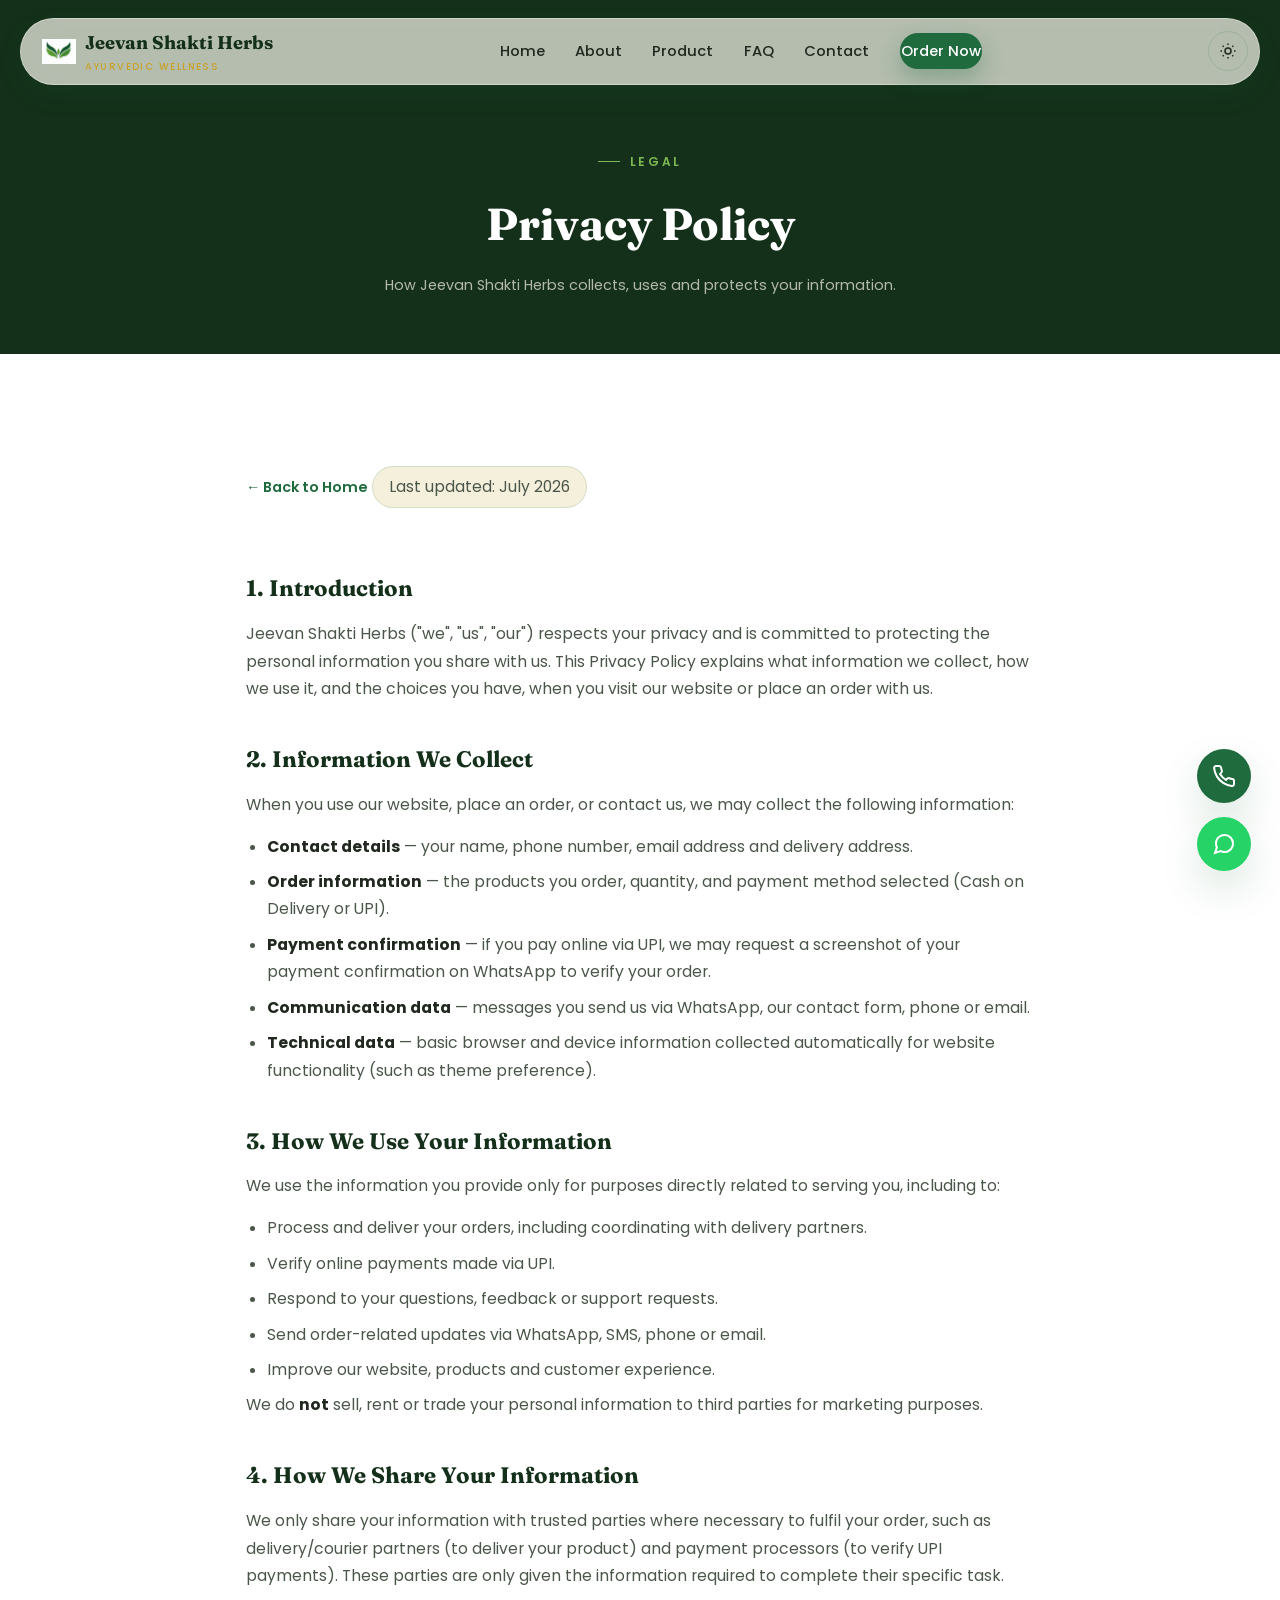
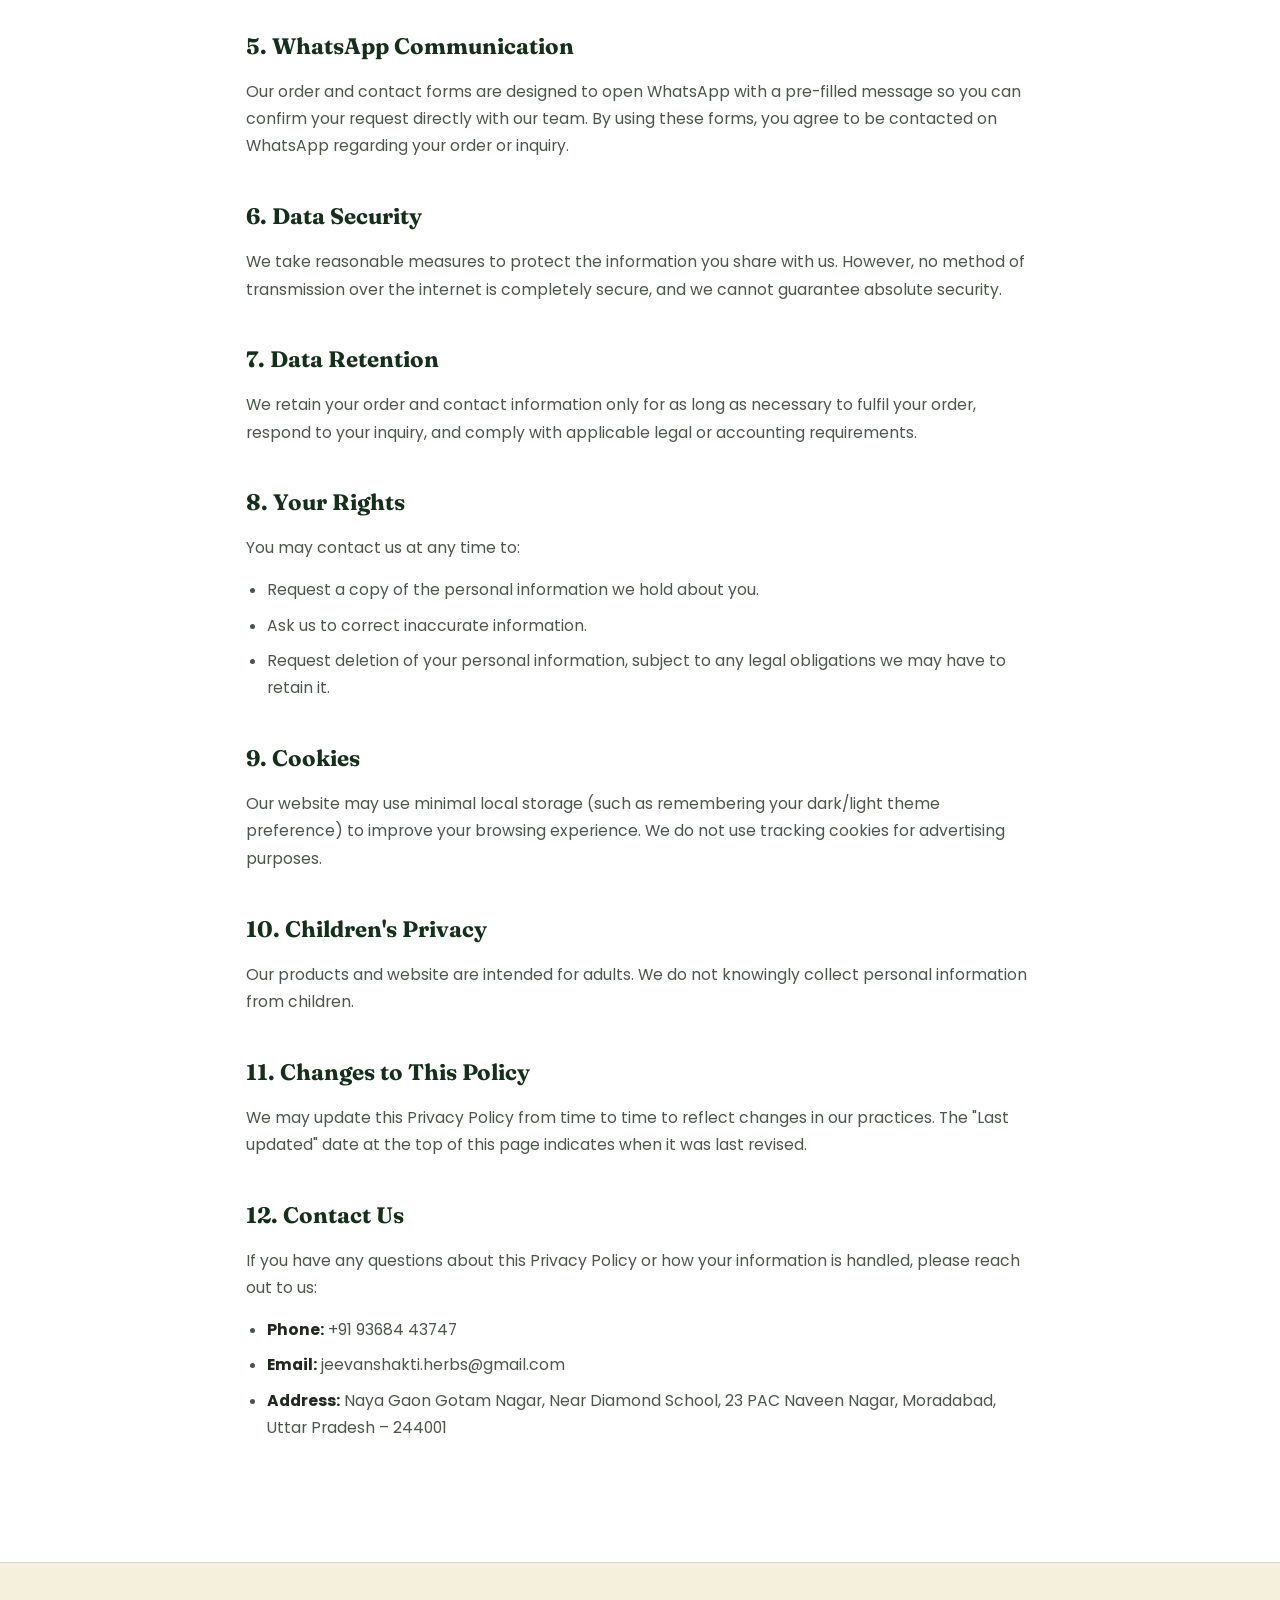
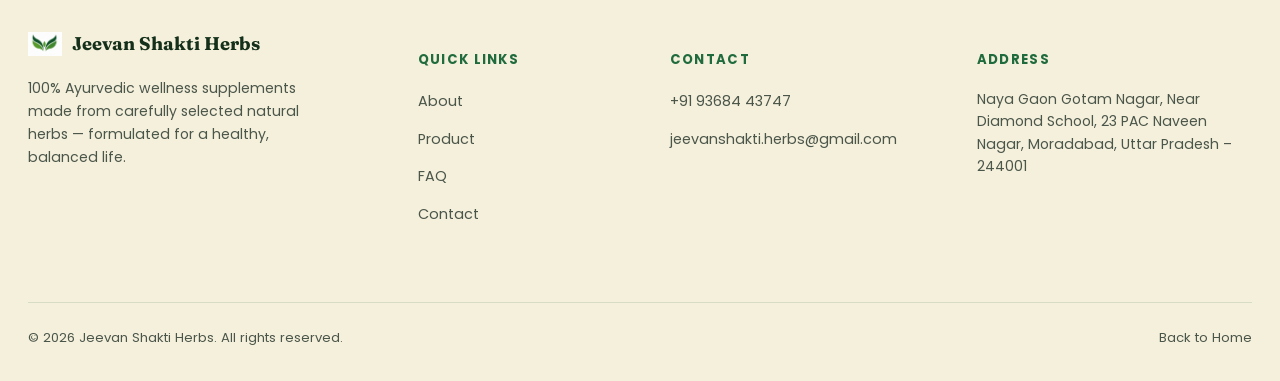
<file: privacy-policy.html>
<!DOCTYPE html>
<html lang="en">
<head>
<meta charset="UTF-8">
<meta name="viewport" content="width=device-width, initial-scale=1.0">
<title>Privacy Policy | Jeevan Shakti Herbs</title>
<meta name="description" content="Privacy Policy for Jeevan Shakti Herbs — learn how we collect, use and protect your personal information.">
<meta name="robots" content="index, follow">
<link rel="canonical" href="https://www.jeevanshaktiherbs.com/privacy-policy.html">

<!-- Favicon -->
<link rel="icon" type="image/png" href="assets/images/logo-mark.png">

<!-- Fonts -->
<link rel="preconnect" href="https://fonts.googleapis.com">
<link rel="preconnect" href="https://fonts.gstatic.com" crossorigin>
<link href="https://fonts.googleapis.com/css2?family=Fraunces:opsz,wght@9..144,500;9..144,600;9..144,700&family=Poppins:wght@300;400;500;600;700&display=swap" rel="stylesheet">

<!-- Stylesheet (same as main site) -->
<link rel="stylesheet" href="style.css">

<style>
  /* Page-specific styles for the legal content, using existing design tokens */
  .legal-hero {
    background: var(--forest-deep);
    padding: 9rem 0 3.5rem;
    text-align: center;
  }
  .legal-hero .eyebrow { justify-content: center; color: var(--accent-green); }
  .legal-hero .eyebrow::before { background: var(--accent-green); }
  .legal-hero h1 {
    font-family: var(--font-display);
    color: var(--parchment);
    font-size: clamp(2rem, 4vw, 2.8rem);
  }
  .legal-hero p {
    color: rgba(246,243,234,0.7);
    margin-top: 0.8rem;
    font-size: 0.9rem;
  }
  .legal-content {
    max-width: 820px;
    margin: 0 auto;
    padding: var(--space-xl) 1rem;
  }
  .legal-content h2 {
    font-family: var(--font-display);
    color: var(--forest-deep);
    font-size: 1.4rem;
    margin-top: 2.4rem;
    margin-bottom: 0.8rem;
  }
  html[data-theme="dark"] .legal-content h2 { color: var(--ink); }
  .legal-content h2:first-child { margin-top: 0; }
  .legal-content p, .legal-content li {
    color: var(--ink-soft);
    font-size: 0.98rem;
    line-height: 1.75;
    margin-bottom: 0.9rem;
  }
  .legal-content ul { padding-left: 1.3rem; list-style: disc; }
  .legal-content li { margin-bottom: 0.5rem; }
  .legal-content strong { color: var(--ink); }
  .legal-updated {
    display: inline-block;
    background: var(--parchment-warm);
    border: 1px solid var(--line);
    border-radius: 999px;
    padding: 0.4rem 1rem;
    font-size: 0.78rem;
    color: var(--ink-soft);
    margin-bottom: 1.5rem;
  }
  .back-home-link {
    display: inline-flex;
    align-items: center;
    gap: 0.4rem;
    margin-bottom: 2rem;
    font-size: 0.9rem;
    font-weight: 600;
    color: var(--primary-green);
  }
</style>
</head>
<body>

<a href="#main-content" class="skip-link">Skip to main content</a>

<!-- ============ NAVIGATION ============ -->
<nav class="navbar" aria-label="Primary">
  <div class="container">
    <a href="index.html" class="nav-logo">
      <img src="Gemini_Generated_Image_wj06xawj06xawj06.png" alt="Jeevan Shakti Herbs leaf logo" class="logo-mark">
      <span>Jeevan Shakti Herbs<small>Ayurvedic Wellness</small></span>
    </a>

    <ul class="nav-links" id="nav-links">
      <li><a href="index.html#home">Home</a></li>
      <li><a href="index.html#about">About</a></li>
      <li><a href="index.html#product">Product</a></li>
      <li><a href="index.html#faq">FAQ</a></li>
      <li><a href="index.html#contact">Contact</a></li>
      <li class="nav-order"><a href="index.html#order" class="btn btn-primary btn-sm">Order Now</a></li>
    </ul>

    <div class="nav-actions">
      <button class="theme-toggle" aria-label="Toggle dark mode">
        <svg class="icon-sun" viewBox="0 0 24 24" fill="none" stroke="currentColor" stroke-width="2"><circle cx="12" cy="12" r="4"/><path d="M12 2v2M12 20v2M4.93 4.93l1.41 1.41M17.66 17.66l1.41 1.41M2 12h2M20 12h2M6.34 17.66l-1.41 1.41M19.07 4.93l-1.41 1.41"/></svg>
        <svg class="icon-moon" viewBox="0 0 24 24" fill="none" stroke="currentColor" stroke-width="2"><path d="M21 12.79A9 9 0 1111.21 3 7 7 0 0021 12.79z"/></svg>
      </button>
      <button class="hamburger" aria-label="Toggle menu" aria-controls="nav-links" aria-expanded="false">
        <span></span><span></span><span></span>
      </button>
    </div>
  </div>
</nav>

<main id="main-content">
  <!-- ============ PAGE HEADER ============ -->
  <header class="legal-hero">
    <div class="container">
      <span class="eyebrow">Legal</span>
      <h1>Privacy Policy</h1>
      <p>How Jeevan Shakti Herbs collects, uses and protects your information.</p>
    </div>
  </header>

  <!-- ============ CONTENT ============ -->
  <section class="legal-content">
    <a href="index.html" class="back-home-link">&larr; Back to Home</a>
    <p class="legal-updated">Last updated: July 2026</p>

    <h2>1. Introduction</h2>
    <p>Jeevan Shakti Herbs ("we", "us", "our") respects your privacy and is committed to protecting the personal information you share with us. This Privacy Policy explains what information we collect, how we use it, and the choices you have, when you visit our website or place an order with us.</p>

    <h2>2. Information We Collect</h2>
    <p>When you use our website, place an order, or contact us, we may collect the following information:</p>
    <ul>
      <li><strong>Contact details</strong> — your name, phone number, email address and delivery address.</li>
      <li><strong>Order information</strong> — the products you order, quantity, and payment method selected (Cash on Delivery or UPI).</li>
      <li><strong>Payment confirmation</strong> — if you pay online via UPI, we may request a screenshot of your payment confirmation on WhatsApp to verify your order.</li>
      <li><strong>Communication data</strong> — messages you send us via WhatsApp, our contact form, phone or email.</li>
      <li><strong>Technical data</strong> — basic browser and device information collected automatically for website functionality (such as theme preference).</li>
    </ul>

    <h2>3. How We Use Your Information</h2>
    <p>We use the information you provide only for purposes directly related to serving you, including to:</p>
    <ul>
      <li>Process and deliver your orders, including coordinating with delivery partners.</li>
      <li>Verify online payments made via UPI.</li>
      <li>Respond to your questions, feedback or support requests.</li>
      <li>Send order-related updates via WhatsApp, SMS, phone or email.</li>
      <li>Improve our website, products and customer experience.</li>
    </ul>
    <p>We do <strong>not</strong> sell, rent or trade your personal information to third parties for marketing purposes.</p>

    <h2>4. How We Share Your Information</h2>
    <p>We only share your information with trusted parties where necessary to fulfil your order, such as delivery/courier partners (to deliver your product) and payment processors (to verify UPI payments). These parties are only given the information required to complete their specific task.</p>

    <h2>5. WhatsApp Communication</h2>
    <p>Our order and contact forms are designed to open WhatsApp with a pre-filled message so you can confirm your request directly with our team. By using these forms, you agree to be contacted on WhatsApp regarding your order or inquiry.</p>

    <h2>6. Data Security</h2>
    <p>We take reasonable measures to protect the information you share with us. However, no method of transmission over the internet is completely secure, and we cannot guarantee absolute security.</p>

    <h2>7. Data Retention</h2>
    <p>We retain your order and contact information only for as long as necessary to fulfil your order, respond to your inquiry, and comply with applicable legal or accounting requirements.</p>

    <h2>8. Your Rights</h2>
    <p>You may contact us at any time to:</p>
    <ul>
      <li>Request a copy of the personal information we hold about you.</li>
      <li>Ask us to correct inaccurate information.</li>
      <li>Request deletion of your personal information, subject to any legal obligations we may have to retain it.</li>
    </ul>

    <h2>9. Cookies</h2>
    <p>Our website may use minimal local storage (such as remembering your dark/light theme preference) to improve your browsing experience. We do not use tracking cookies for advertising purposes.</p>

    <h2>10. Children's Privacy</h2>
    <p>Our products and website are intended for adults. We do not knowingly collect personal information from children.</p>

    <h2>11. Changes to This Policy</h2>
    <p>We may update this Privacy Policy from time to time to reflect changes in our practices. The "Last updated" date at the top of this page indicates when it was last revised.</p>

    <h2>12. Contact Us</h2>
    <p>If you have any questions about this Privacy Policy or how your information is handled, please reach out to us:</p>
    <ul>
      <li><strong>Phone:</strong> <a href="tel:+919368443747">+91 93684 43747</a></li>
      <li><strong>Email:</strong> <a href="mailto:jeevanshakti.herbs@gmail.com">jeevanshakti.herbs@gmail.com</a></li>
      <li><strong>Address:</strong> Naya Gaon Gotam Nagar, Near Diamond School, 23 PAC Naveen Nagar, Moradabad, Uttar Pradesh – 244001</li>
    </ul>
  </section>
</main>

<!-- ============ FOOTER ============ -->
<footer class="footer">
  <div class="container">
    <div class="footer-grid">
      <div class="footer-brand">
        <a href="index.html" class="nav-logo">
          <img src="Gemini_Generated_Image_wj06xawj06xawj06.png" alt="Jeevan Shakti Herbs leaf logo" class="logo-mark">
          <span>Jeevan Shakti Herbs</span>
        </a>
        <p>100% Ayurvedic wellness supplements made from carefully selected natural herbs — formulated for a healthy, balanced life.</p>
      </div>

      <div class="footer-col">
        <h5>Quick Links</h5>
        <ul>
          <li><a href="index.html#about">About</a></li>
          <li><a href="index.html#product">Product</a></li>
          <li><a href="index.html#faq">FAQ</a></li>
          <li><a href="index.html#contact">Contact</a></li>
        </ul>
      </div>

      <div class="footer-col">
        <h5>Contact</h5>
        <ul>
          <li><a href="tel:+919368443747">+91 93684 43747</a></li>
          <li><a href="mailto:jeevanshakti.herbs@gmail.com">jeevanshakti.herbs@gmail.com</a></li>
        </ul>
      </div>

      <div class="footer-col">
        <h5>Address</h5>
        <p style="font-size:0.88rem; line-height:1.6;">Naya Gaon Gotam Nagar, Near Diamond School, 23 PAC Naveen Nagar, Moradabad, Uttar Pradesh – 244001</p>
      </div>
    </div>

    <div class="footer-bottom">
      <span>&copy; <span id="footer-year"></span> Jeevan Shakti Herbs. All rights reserved.</span>
      <span><a href="index.html">Back to Home</a></span>
    </div>
  </div>
</footer>

<!-- ============ FLOATING BUTTONS ============ -->
<div class="fab-stack">
  <button class="fab fab-top" aria-label="Back to top">
    <svg viewBox="0 0 24 24" fill="none" stroke="currentColor" stroke-width="2.2"><path d="M12 19V5M5 12l7-7 7 7"/></svg>
  </button>
  <a href="tel:+919368443747" class="fab fab-call" aria-label="Call Jeevan Shakti Herbs">
    <svg viewBox="0 0 24 24" fill="none" stroke="currentColor" stroke-width="2"><path d="M22 16.92v3a2 2 0 01-2.18 2 19.79 19.79 0 01-8.63-3.07 19.5 19.5 0 01-6-6 19.79 19.79 0 01-3.07-8.67A2 2 0 014.11 2h3a2 2 0 012 1.72c.127.96.361 1.903.7 2.81a2 2 0 01-.45 2.11L8.09 9.91a16 16 0 006 6l1.27-1.27a2 2 0 012.11-.45c.907.339 1.85.573 2.81.7A2 2 0 0122 16.92z"/></svg>
  </a>
  <a href="https://wa.me/919368443747" target="_blank" rel="noopener" class="fab fab-whatsapp" aria-label="Chat on WhatsApp">
    <svg viewBox="0 0 24 24" fill="none" stroke="currentColor" stroke-width="2"><path d="M21 11.5a8.38 8.38 0 01-.9 3.8 8.5 8.5 0 01-7.6 4.7 8.38 8.38 0 01-3.8-.9L3 21l1.9-5.7a8.38 8.38 0 01-.9-3.8 8.5 8.5 0 014.7-7.6 8.38 8.38 0 013.8-.9h.5a8.48 8.48 0 018 8v.5z"/></svg>
  </a>
</div>

<script>document.getElementById('footer-year').textContent = new Date().getFullYear();</script>
<script src="script.js"></script>
</body>
</html>
</file>
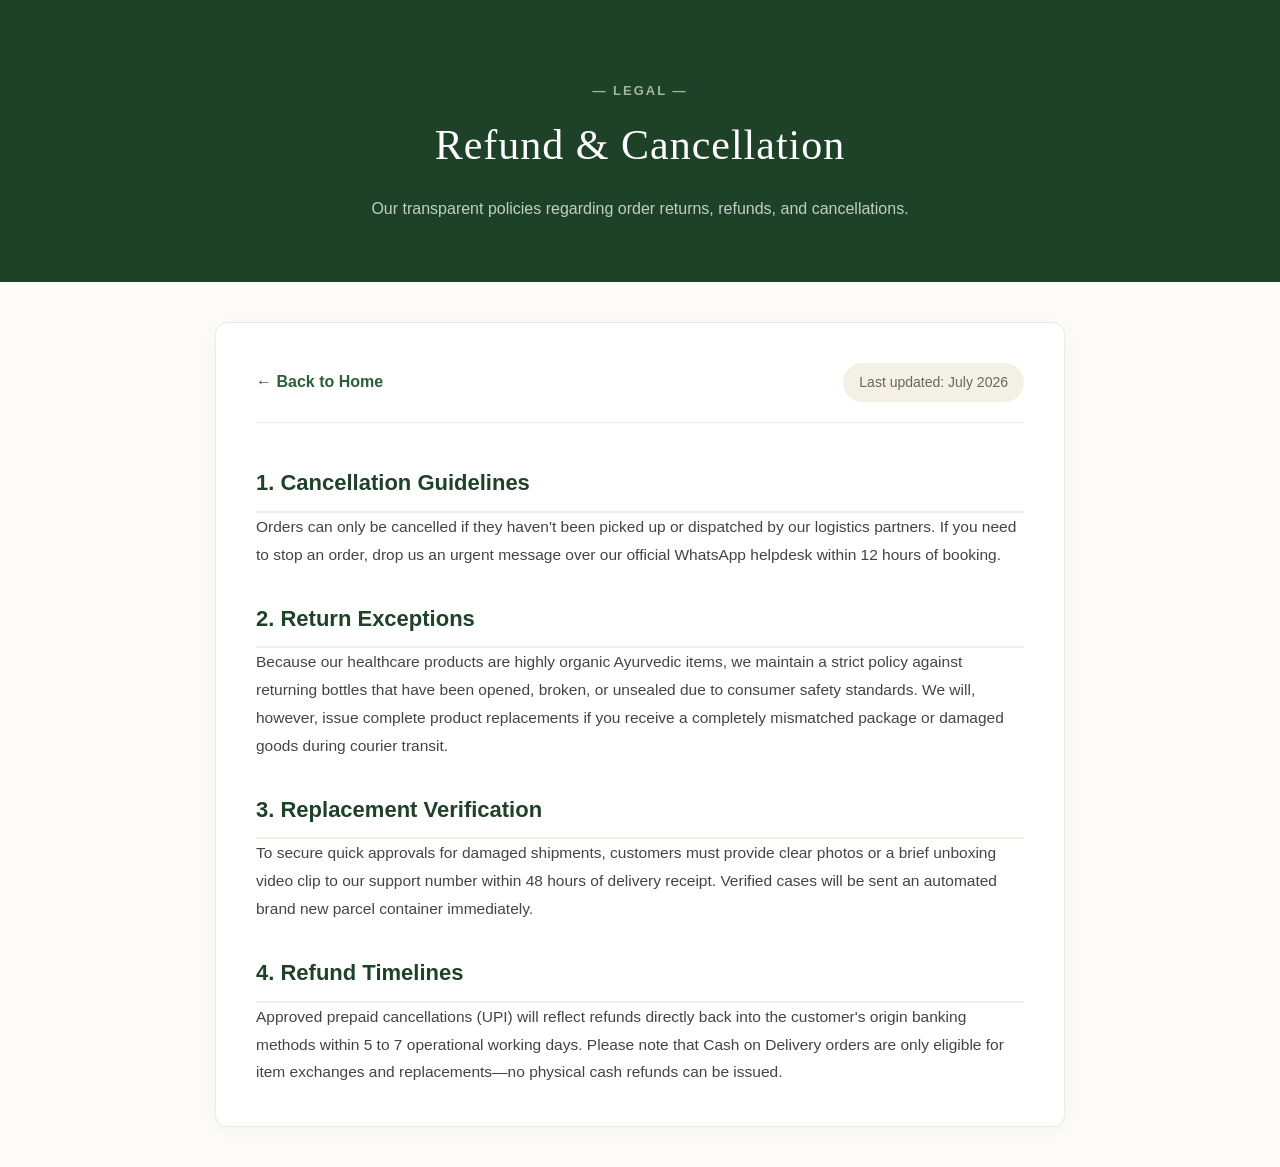
<file: refund.html>
<!DOCTYPE html>
<html lang="en">
<head>
  <meta charset="UTF-8">
  <meta name="viewport" content="width=device-width, initial-scale=1.0">
  <title>Refund & Cancellation Policy - Jeevan Shakti Herbs</title>
  <link rel="stylesheet" href="style.css">
  <link rel="stylesheet" href="https://cdnjs.cloudflare.com/ajax/libs/font-awesome/6.0.0/css/all.min.css">
</head>
<body>

  <div style="background-color: #1e4228; padding: 80px 20px 60px 20px; text-align: center; color: #ffffff;">
    <p style="color: #a3b899; text-transform: uppercase; font-size: 13px; letter-spacing: 2px; margin-bottom: 10px; font-weight: 600;">— LEGAL —</p>
    <h1 style="font-family: 'Marcellus', serif; font-size: 42px; margin: 0 0 15px 0; font-weight: normal; letter-spacing: 1px;">Refund & Cancellation</h1>
    <p style="color: #d0e0d5; font-size: 16px; max-width: 600px; margin: 0 auto; opacity: 0.9;">Our transparent policies regarding order returns, refunds, and cancellations.</p>
  </div>

  <div style="background-color: #fdfbf7; padding: 40px 20px; min-height: 50vh;">
    <div style="max-width: 850px; margin: 0 auto; background: #ffffff; padding: 40px; border-radius: 12px; box-shadow: 0 4px 20px rgba(0,0,0,0.03); border: 1px solid #ede9e0;">
      
      <div style="display: flex; align-items: center; justify-content: space-between; flex-wrap: wrap; gap: 15px; margin-bottom: 40px; border-bottom: 1px solid #eee; padding-bottom: 20px;">
        <a href="index.html" style="color: #2c5e3b; text-decoration: none; font-weight: 600; display: inline-flex; align-items: center; gap: 5px;">&larr; Back to Home</a>
        <span style="background: #f4f0e6; color: #666; padding: 8px 16px; border-radius: 20px; font-size: 14px;">Last updated: July 2026</span>
      </div>

      <div style="line-height: 1.8; color: #444; font-size: 15.5px;">
        <h2 style="color: #1e4228; font-size: 22px; margin-top: 30px; border-bottom: 2px solid #f4f0e6; padding-bottom: 8px;">1. Cancellation Guidelines</h2>
        <p>Orders can only be cancelled if they haven't been picked up or dispatched by our logistics partners. If you need to stop an order, drop us an urgent message over our official WhatsApp helpdesk within 12 hours of booking.</p>

        <h2 style="color: #1e4228; font-size: 22px; margin-top: 30px; border-bottom: 2px solid #f4f0e6; padding-bottom: 8px;">2. Return Exceptions</h2>
        <p>Because our healthcare products are highly organic Ayurvedic items, we maintain a strict policy against returning bottles that have been opened, broken, or unsealed due to consumer safety standards. We will, however, issue complete product replacements if you receive a completely mismatched package or damaged goods during courier transit.</p>

        <h2 style="color: #1e4228; font-size: 22px; margin-top: 30px; border-bottom: 2px solid #f4f0e6; padding-bottom: 8px;">3. Replacement Verification</h2>
        <p>To secure quick approvals for damaged shipments, customers must provide clear photos or a brief unboxing video clip to our support number within 48 hours of delivery receipt. Verified cases will be sent an automated brand new parcel container immediately.</p>

        <h2 style="color: #1e4228; font-size: 22px; margin-top: 30px; border-bottom: 2px solid #f4f0e6; padding-bottom: 8px;">4. Refund Timelines</h2>
        <p>Approved prepaid cancellations (UPI) will reflect refunds directly back into the customer's origin banking methods within 5 to 7 operational working days. Please note that Cash on Delivery orders are only eligible for item exchanges and replacements—no physical cash refunds can be issued.</p>
      </div>

    </div>
  </div>

</body>
</html>
</file>
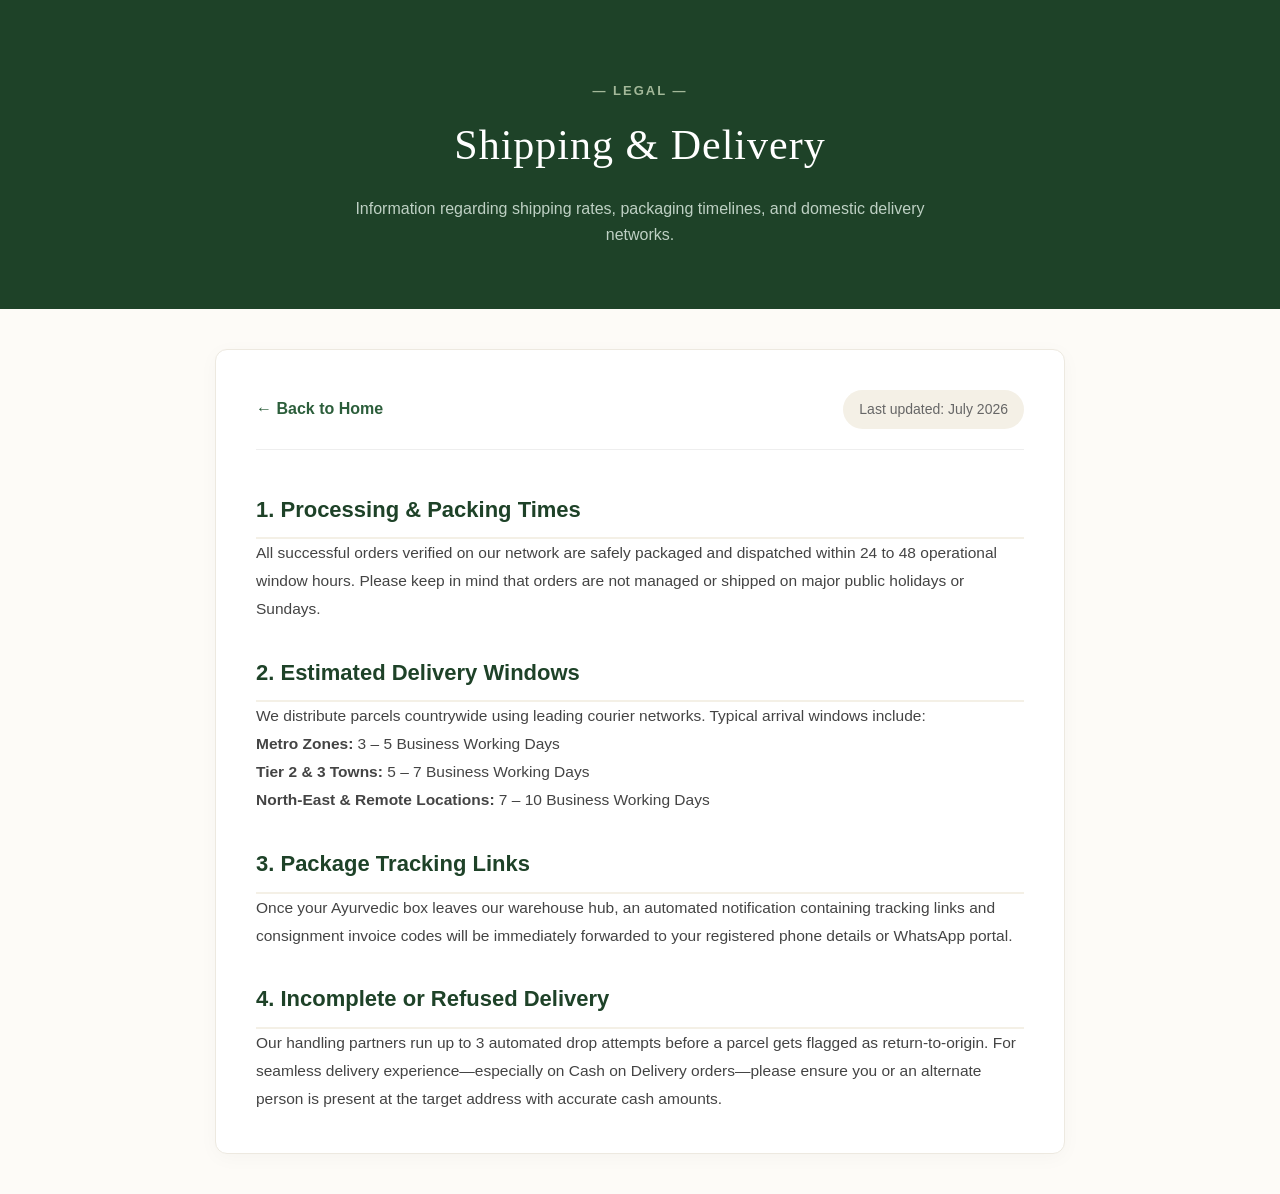
<file: shipping.html>
<!DOCTYPE html>
<html lang="en">
<head>
  <meta charset="UTF-8">
  <meta name="viewport" content="width=device-width, initial-scale=1.0">
  <title>Shipping & Delivery Policy - Jeevan Shakti Herbs</title>
  <link rel="stylesheet" href="style.css">
  <link rel="stylesheet" href="https://cdnjs.cloudflare.com/ajax/libs/font-awesome/6.0.0/css/all.min.css">
</head>
<body>

  <div style="background-color: #1e4228; padding: 80px 20px 60px 20px; text-align: center; color: #ffffff;">
    <p style="color: #a3b899; text-transform: uppercase; font-size: 13px; letter-spacing: 2px; margin-bottom: 10px; font-weight: 600;">— LEGAL —</p>
    <h1 style="font-family: 'Marcellus', serif; font-size: 42px; margin: 0 0 15px 0; font-weight: normal; letter-spacing: 1px;">Shipping & Delivery</h1>
    <p style="color: #d0e0d5; font-size: 16px; max-width: 600px; margin: 0 auto; opacity: 0.9;">Information regarding shipping rates, packaging timelines, and domestic delivery networks.</p>
  </div>

  <div style="background-color: #fdfbf7; padding: 40px 20px; min-height: 50vh;">
    <div style="max-width: 850px; margin: 0 auto; background: #ffffff; padding: 40px; border-radius: 12px; box-shadow: 0 4px 20px rgba(0,0,0,0.03); border: 1px solid #ede9e0;">
      
      <div style="display: flex; align-items: center; justify-content: space-between; flex-wrap: wrap; gap: 15px; margin-bottom: 40px; border-bottom: 1px solid #eee; padding-bottom: 20px;">
        <a href="index.html" style="color: #2c5e3b; text-decoration: none; font-weight: 600; display: inline-flex; align-items: center; gap: 5px;">&larr; Back to Home</a>
        <span style="background: #f4f0e6; color: #666; padding: 8px 16px; border-radius: 20px; font-size: 14px;">Last updated: July 2026</span>
      </div>

      <div style="line-height: 1.8; color: #444; font-size: 15.5px;">
        <h2 style="color: #1e4228; font-size: 22px; margin-top: 30px; border-bottom: 2px solid #f4f0e6; padding-bottom: 8px;">1. Processing & Packing Times</h2>
        <p>All successful orders verified on our network are safely packaged and dispatched within 24 to 48 operational window hours. Please keep in mind that orders are not managed or shipped on major public holidays or Sundays.</p>

        <h2 style="color: #1e4228; font-size: 22px; margin-top: 30px; border-bottom: 2px solid #f4f0e6; padding-bottom: 8px;">2. Estimated Delivery Windows</h2>
        <p>We distribute parcels countrywide using leading courier networks. Typical arrival windows include:</p>
        <ul>
          <li><strong>Metro Zones:</strong> 3 – 5 Business Working Days</li>
          <li><strong>Tier 2 & 3 Towns:</strong> 5 – 7 Business Working Days</li>
          <li><strong>North-East & Remote Locations:</strong> 7 – 10 Business Working Days</li>
        </ul>

        <h2 style="color: #1e4228; font-size: 22px; margin-top: 30px; border-bottom: 2px solid #f4f0e6; padding-bottom: 8px;">3. Package Tracking Links</h2>
        <p>Once your Ayurvedic box leaves our warehouse hub, an automated notification containing tracking links and consignment invoice codes will be immediately forwarded to your registered phone details or WhatsApp portal.</p>

        <h2 style="color: #1e4228; font-size: 22px; margin-top: 30px; border-bottom: 2px solid #f4f0e6; padding-bottom: 8px;">4. Incomplete or Refused Delivery</h2>
        <p>Our handling partners run up to 3 automated drop attempts before a parcel gets flagged as return-to-origin. For seamless delivery experience—especially on Cash on Delivery orders—please ensure you or an alternate person is present at the target address with accurate cash amounts.</p>
      </div>

    </div>
  </div>

</body>
</html>
</file>
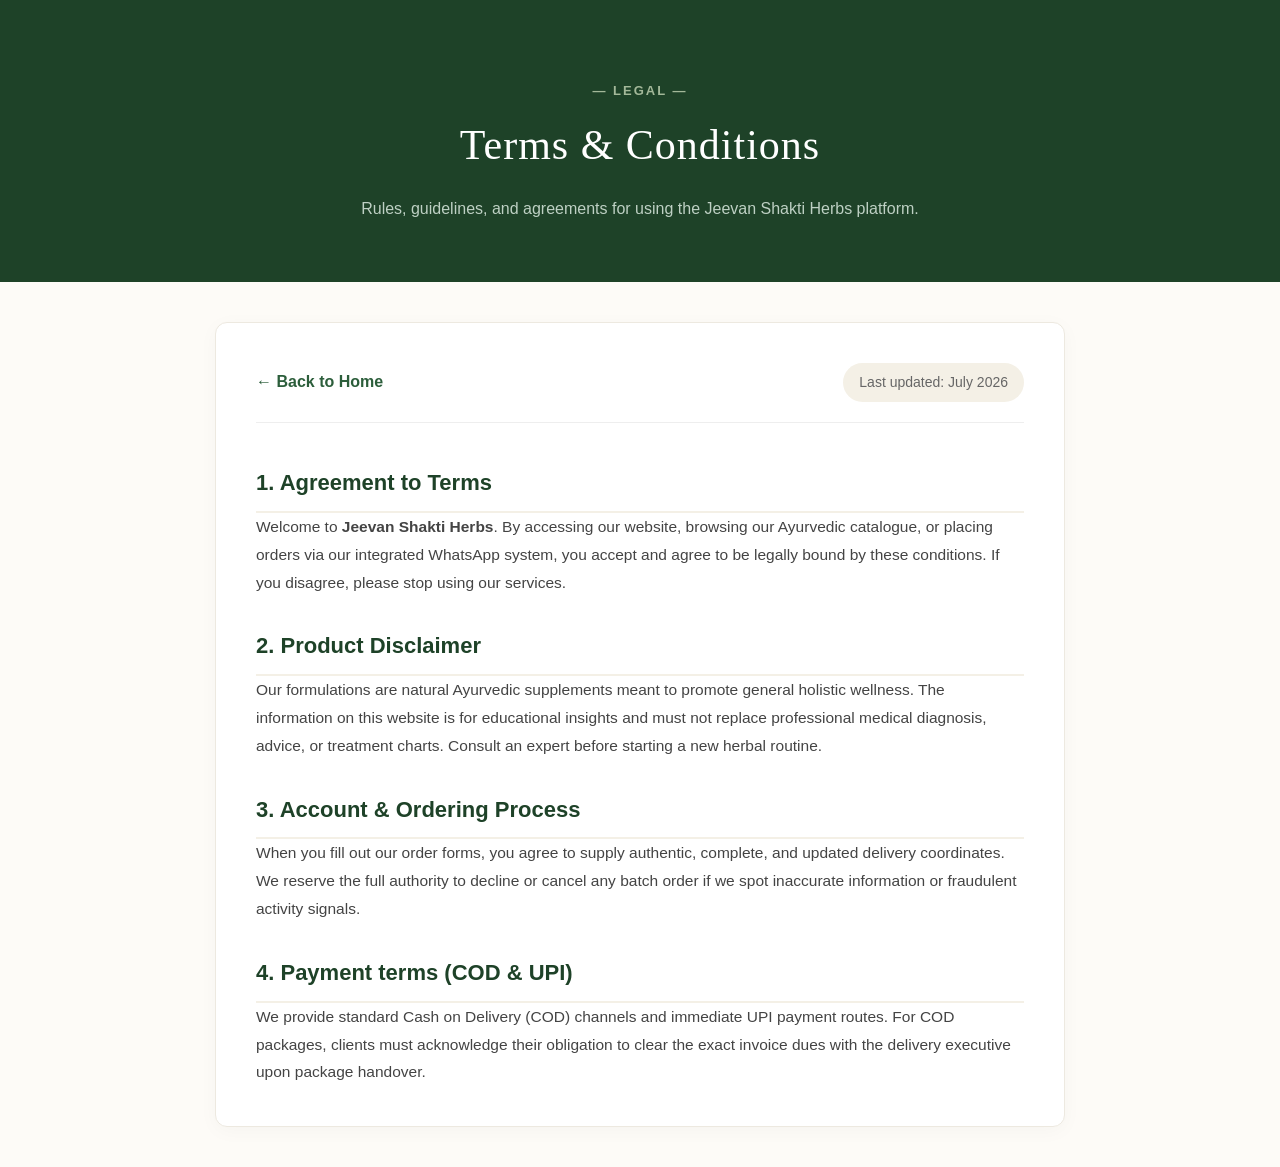
<file: terms.html>
<!DOCTYPE html>
<html lang="en">
<head>
  <meta charset="UTF-8">
  <meta name="viewport" content="width=device-width, initial-scale=1.0">
  <title>Terms & Conditions - Jeevan Shakti Herbs</title>
  <link rel="stylesheet" href="style.css">
  <link rel="stylesheet" href="https://cdnjs.cloudflare.com/ajax/libs/font-awesome/6.0.0/css/all.min.css">
</head>
<body>

  <div style="background-color: #1e4228; padding: 80px 20px 60px 20px; text-align: center; color: #ffffff;">
    <p style="color: #a3b899; text-transform: uppercase; font-size: 13px; letter-spacing: 2px; margin-bottom: 10px; font-weight: 600;">— LEGAL —</p>
    <h1 style="font-family: 'Marcellus', serif; font-size: 42px; margin: 0 0 15px 0; font-weight: normal; letter-spacing: 1px;">Terms & Conditions</h1>
    <p style="color: #d0e0d5; font-size: 16px; max-width: 600px; margin: 0 auto; opacity: 0.9;">Rules, guidelines, and agreements for using the Jeevan Shakti Herbs platform.</p>
  </div>

  <div style="background-color: #fdfbf7; padding: 40px 20px; min-height: 50vh;">
    <div style="max-width: 850px; margin: 0 auto; background: #ffffff; padding: 40px; border-radius: 12px; box-shadow: 0 4px 20px rgba(0,0,0,0.03); border: 1px solid #ede9e0;">
      
      <div style="display: flex; align-items: center; justify-content: space-between; flex-wrap: wrap; gap: 15px; margin-bottom: 40px; border-bottom: 1px solid #eee; padding-bottom: 20px;">
        <a href="index.html" style="color: #2c5e3b; text-decoration: none; font-weight: 600; display: inline-flex; align-items: center; gap: 5px;">&larr; Back to Home</a>
        <span style="background: #f4f0e6; color: #666; padding: 8px 16px; border-radius: 20px; font-size: 14px;">Last updated: July 2026</span>
      </div>

      <div style="line-height: 1.8; color: #444; font-size: 15.5px;">
        <h2 style="color: #1e4228; font-size: 22px; margin-top: 30px; border-bottom: 2px solid #f4f0e6; padding-bottom: 8px;">1. Agreement to Terms</h2>
        <p>Welcome to <strong>Jeevan Shakti Herbs</strong>. By accessing our website, browsing our Ayurvedic catalogue, or placing orders via our integrated WhatsApp system, you accept and agree to be legally bound by these conditions. If you disagree, please stop using our services.</p>

        <h2 style="color: #1e4228; font-size: 22px; margin-top: 30px; border-bottom: 2px solid #f4f0e6; padding-bottom: 8px;">2. Product Disclaimer</h2>
        <p>Our formulations are natural Ayurvedic supplements meant to promote general holistic wellness. The information on this website is for educational insights and must not replace professional medical diagnosis, advice, or treatment charts. Consult an expert before starting a new herbal routine.</p>

        <h2 style="color: #1e4228; font-size: 22px; margin-top: 30px; border-bottom: 2px solid #f4f0e6; padding-bottom: 8px;">3. Account & Ordering Process</h2>
        <p>When you fill out our order forms, you agree to supply authentic, complete, and updated delivery coordinates. We reserve the full authority to decline or cancel any batch order if we spot inaccurate information or fraudulent activity signals.</p>

        <h2 style="color: #1e4228; font-size: 22px; margin-top: 30px; border-bottom: 2px solid #f4f0e6; padding-bottom: 8px;">4. Payment terms (COD & UPI)</h2>
        <p>We provide standard Cash on Delivery (COD) channels and immediate UPI payment routes. For COD packages, clients must acknowledge their obligation to clear the exact invoice dues with the delivery executive upon package handover.</p>
      </div>

    </div>
  </div>

</body>
</html>
</file>
<file: style.css>
/* =========================================================
   JEEVAN SHAKTI HERBS — Stylesheet
   Design language: "Herbarium Ledger"
   Deep forest + parchment + turmeric gold, specimen-label
   motifs, botanical line art. Poppins (UI) + Fraunces (display).
   ========================================================= */

/* ---------- 1. DESIGN TOKENS ---------- */
:root {
  --primary-green: #2E7D32;
  --light-green: #66BB6A;
  --accent-green: #8BC34A;
  --forest-deep: #14301A;
  --forest-mid: #1F4421;
  --parchment: #F6F3EA;
  --parchment-warm: #EFE9D8;
  --turmeric: #C98A2C;
  --turmeric-light: #E2A94F;
  --ink: #20281F;
  --ink-soft: #4B564A;
  --line: rgba(32, 40, 31, 0.12);
  --glass-bg: rgba(246, 243, 234, 0.72);
  --glass-border: rgba(255, 255, 255, 0.35);
  --shadow-soft: 0 10px 30px rgba(20, 48, 26, 0.10);
  --shadow-lift: 0 20px 45px rgba(20, 48, 26, 0.18);
  --font-display: 'Fraunces', 'Georgia', serif;
  --font-body: 'Poppins', sans-serif;
  --space-xs: 0.5rem;
  --space-sm: 1rem;
  --space-md: 2rem;
  --space-lg: 4rem;
  --space-xl: 7rem;
  --radius-sm: 10px;
  --radius-md: 18px;
  --radius-lg: 28px;
  --ease: cubic-bezier(0.16, 1, 0.3, 1);
  --dur: 0.6s;
}

html[data-theme="dark"] {
  --parchment: #0F1B11;
  --parchment-warm: #152417;
  --ink: #E9EBE4;
  --ink-soft: #B7C2B2;
  --line: rgba(233, 235, 228, 0.12);
  --glass-bg: rgba(15, 27, 17, 0.72);
  --glass-border: rgba(255, 255, 255, 0.08);
  --shadow-soft: 0 10px 30px rgba(0, 0, 0, 0.35);
  --shadow-lift: 0 20px 45px rgba(0, 0, 0, 0.5);
}

*, *::before, *::after { box-sizing: border-box; }
html, body { margin: 0; padding: 0; }
img, svg { max-width: 100%; display: block; }
a { color: inherit; text-decoration: none; }
button { font-family: inherit; cursor: pointer; }
ul { margin: 0; padding: 0; list-style: none; }
h1, h2, h3, h4, p { margin: 0; }
html { scroll-behavior: smooth; font-size: 16px; }

body {
  font-family: var(--font-body);
  background: var(--parchment);
  color: var(--ink);
  line-height: 1.65;
  overflow-x: hidden;
}

::selection { background: var(--accent-green); color: var(--forest-deep); }
:focus-visible { outline: 3px solid var(--turmeric); outline-offset: 3px; border-radius: 4px; }

.container { width: 100%; max-width: 1240px; margin: 0 auto; padding: 0 0.5rem; }
.section-pad { padding: var(--space-xl) 0; }
@media (max-width: 768px) { .section-pad { padding: var(--space-lg) 0; } }

.eyebrow {
  display: inline-flex; align-items: center; gap: 0.6rem;
  font-family: var(--font-body); font-size: 0.75rem; font-weight: 600;
  letter-spacing: 0.22em; text-transform: uppercase; color: var(--turmeric); margin-bottom: 1rem;
}
.eyebrow::before { content: ''; width: 22px; height: 1px; background: var(--turmeric); }

.section-title {
  font-family: var(--font-display); font-weight: 600; font-size: clamp(2rem, 4vw, 3rem);
  line-height: 1.15; color: var(--forest-deep); letter-spacing: -0.01em;
}
html[data-theme="dark"] .section-title { color: var(--ink); }
.section-sub { font-size: 1.05rem; color: var(--ink-soft); max-width: 580px; margin-top: 1rem; }
.section-head { margin-bottom: var(--space-lg); }
.section-head.center { text-align: center; margin-left: auto; margin-right: auto; }
.section-head.center .section-sub { margin-left: auto; margin-right: auto; }

.btn {
  display: inline-flex; align-items: center; justify-content: center; gap: 0.5rem;
  font-family: var(--font-body); font-weight: 600; font-size: 0.95rem; padding: 0.95rem 2rem;
  border-radius: 999px; border: 1px solid transparent;
  transition: transform 0.35s var(--ease), box-shadow 0.35s var(--ease), background 0.35s var(--ease);
  white-space: nowrap;
}
.btn:active { transform: translateY(1px) scale(0.98); }
.btn-primary {
  background: linear-gradient(135deg, var(--turmeric), var(--turmeric-light));
  color: #221505; box-shadow: 0 10px 25px rgba(201, 138, 44, 0.35);
}
.btn-primary:hover { transform: translateY(-3px); box-shadow: 0 16px 32px rgba(201, 138, 44, 0.45); }
.btn-outline { background: transparent; border-color: rgba(246, 243, 234, 0.55); color: inherit; }
.btn-outline:hover { background: rgba(246, 243, 234, 0.12); border-color: var(--parchment); transform: translateY(-3px); }
.btn-dark { background: var(--forest-deep); color: var(--parchment); }
.btn-dark:hover { transform: translateY(-3px); box-shadow: var(--shadow-lift); }
.btn-sm { padding: 0.7rem 1.4rem; font-size: 0.85rem; }
.btn-block { width: 100%; }

.navbar {
  position: fixed; top: 0; left: 0; right: 0; z-index: 999; padding: 1.1rem 0;
  transition: padding 0.35s var(--ease), background 0.35s var(--ease), box-shadow 0.35s var(--ease);
}
.navbar .container {
  display: flex; align-items: center; justify-content: space-between;
  background: var(--glass-bg); border: 1px solid var(--glass-border);
  backdrop-filter: blur(18px) saturate(140%); -webkit-backdrop-filter: blur(18px) saturate(140%);
  border-radius: 999px; padding: 0.6rem 0.7rem 0.6rem 1.3rem; box-shadow: var(--shadow-soft);
  transition: border-radius 0.35s var(--ease);
}
.navbar.scrolled { padding: 0.6rem 0; }
.navbar.scrolled .container { box-shadow: var(--shadow-lift); }
.nav-logo { display: flex; align-items: center; gap: 0.6rem; font-family: var(--font-display); font-weight: 700; font-size: 1.15rem; color: var(--forest-deep); }
html[data-theme="dark"] .nav-logo { color: var(--ink); }
.nav-logo .logo-mark { width: 34px; height: 34px; flex-shrink: 0; object-fit: contain; }
.nav-logo span small { display: block; font-family: var(--font-body); font-size: 0.6rem; font-weight: 500; letter-spacing: 0.15em; text-transform: uppercase; color: var(--turmeric); }
.nav-links { display: flex; align-items: center; gap: 1.9rem; }
.nav-links a { font-size: 0.92rem; font-weight: 500; color: var(--ink); position: relative; padding: 0.3rem 0; }
.nav-links a::after { content: ''; position: absolute; left: 0; bottom: -2px; width: 0; height: 2px; background: var(--turmeric); transition: width 0.3s var(--ease); }
.nav-links a:hover::after, .nav-links a.active::after { width: 100%; }
.nav-actions { display: flex; align-items: center; gap: 0.7rem; }
.theme-toggle { width: 40px; height: 40px; border-radius: 50%; border: 1px solid var(--line); background: transparent; display: flex; align-items: center; justify-content: center; color: var(--ink); transition: background 0.3s var(--ease), transform 0.3s var(--ease); flex-shrink: 0; }
.theme-toggle:hover { background: var(--line); transform: rotate(20deg); }
.theme-toggle svg { width: 18px; height: 18px; }
.theme-toggle .icon-moon { display: none; }
html[data-theme="dark"] .theme-toggle .icon-sun { display: none; }
html[data-theme="dark"] .theme-toggle .icon-moon { display: block; }
.hamburger { display: none; width: 40px; height: 40px; border-radius: 50%; border: 1px solid var(--line); background: transparent; flex-direction: column; align-items: center; justify-content: center; gap: 4px; flex-shrink: 0; }
.hamburger span { width: 18px; height: 2px; background: var(--ink); border-radius: 2px; transition: transform 0.3s var(--ease), opacity 0.3s var(--ease); }
.hamburger.active span:nth-child(1) { transform: translateY(6px) rotate(45deg); }
.hamburger.active span:nth-child(2) { opacity: 0; }
.hamburger.active span:nth-child(3) { transform: translateY(-6px) rotate(-45deg); }
@media (max-width: 920px) {
  .nav-links { position: fixed; top: 5rem; right: 1.2rem; left: 1.2rem; flex-direction: column; align-items: flex-start; gap: 1.1rem; background: var(--parchment); border: 1px solid var(--line); border-radius: var(--radius-md); padding: 1.6rem; box-shadow: var(--shadow-lift); transform: translateY(-12px) scale(0.98); opacity: 0; pointer-events: none; transition: all 0.35s var(--ease); }
  .nav-links.open { transform: translateY(0) scale(1); opacity: 1; pointer-events: auto; }
  .nav-links a { font-size: 1.05rem; }
  .nav-links .nav-order { width: 100%; }
  .hamburger { display: flex; }
}

.loader { position: fixed; inset: 0; z-index: 3000; background: var(--forest-deep); display: flex; align-items: center; justify-content: center; flex-direction: column; gap: 1.2rem; transition: opacity 0.6s var(--ease), visibility 0.6s var(--ease); }
.loader.hidden { opacity: 0; visibility: hidden; pointer-events: none; }
.loader-leaf { width: 56px; height: 56px; color: var(--accent-green); animation: loaderSpin 1.6s ease-in-out infinite; }
@keyframes loaderSpin { 0%,100% { transform: rotate(-8deg) scale(1); } 50% { transform: rotate(8deg) scale(1.08); } }
.loader-text { font-family: var(--font-display); color: var(--parchment); font-size: 1rem; letter-spacing: 0.08em; }

.cursor-dot, .cursor-ring { position: fixed; top: 0; left: 0; border-radius: 50%; pointer-events: none; z-index: 2500; transform: translate(-50%, -50%); }
.cursor-dot { width: 6px; height: 6px; background: var(--turmeric); }
.cursor-ring { width: 34px; height: 34px; border: 1.5px solid var(--turmeric); opacity: 0.6; transition: width 0.25s var(--ease), height 0.25s var(--ease), opacity 0.25s var(--ease); }
.cursor-ring.hovering { width: 54px; height: 54px; opacity: 1; }

.hero { position: relative; min-height: 100vh; display: flex; align-items: center; overflow: hidden; background: radial-gradient(circle at 18% 20%, #1c4720 0%, var(--forest-deep) 55%, #0f2613 100%); isolation: isolate; }
.hero-bg-texture { position: absolute; inset: 0; background-image: radial-gradient(circle at 80% 10%, rgba(139, 195, 74, 0.18), transparent 45%), radial-gradient(circle at 10% 85%, rgba(201, 138, 44, 0.14), transparent 50%); z-index: 0; }
.hero-leaves { position: absolute; inset: 0; z-index: 1; pointer-events: none; }
.leaf { position: absolute; opacity: 0.55; color: var(--accent-green); animation: floatLeaf linear infinite; }
@keyframes floatLeaf { 0% { transform: translateY(0) translateX(0) rotate(0deg); } 50% { transform: translateY(-40px) translateX(20px) rotate(140deg); } 100% { transform: translateY(-90px) translateX(-10px) rotate(280deg); opacity: 0; } }
.hero .container { position: relative; z-index: 2; display: grid; grid-template-columns: 1.05fr 0.95fr; align-items: center; gap: var(--space-lg); padding-top: 7rem; padding-bottom: 4rem; }
.hero-eyebrow { color: var(--accent-green); }
.hero-eyebrow::before { background: var(--accent-green); }
.hero-title { font-family: var(--font-display); font-weight: 600; color: var(--parchment); font-size: clamp(2.6rem, 5.6vw, 4.4rem); line-height: 1.08; letter-spacing: -0.01em; }
.hero-title .typed-wrap { color: var(--turmeric-light); display: inline; }
.hero-title .cursor-blink { display: inline-block; width: 3px; height: 0.85em; background: var(--turmeric-light); margin-left: 4px; animation: blink 1s steps(1) infinite; vertical-align: -0.05em; }
@keyframes blink { 50% { opacity: 0; } }
.hero-sub { margin-top: 1.5rem; font-size: 1.08rem; color: rgba(246, 243, 234, 0.78); max-width: 480px; }
.hero-ctas { margin-top: 2.3rem; display: flex; gap: 1rem; flex-wrap: wrap; }
.hero-trust { margin-top: 2.6rem; display: flex; gap: var(--space-md); }
.hero-trust .stat { display: flex; flex-direction: column; }
.hero-trust .stat strong { font-family: var(--font-display); font-size: 1.7rem; color: var(--parchment); }
.hero-trust .stat span { font-size: 0.75rem; letter-spacing: 0.05em; color: rgba(246, 243, 234, 0.6); }
.hero-visual { position: relative; display: flex; align-items: center; justify-content: center; }
.hero-visual .product-frame { position: relative; width: min(100%, 380px); aspect-ratio: 3/4; border-radius: 32px 32px 60px 32px; background: linear-gradient(160deg, rgba(255, 255, 255, 0.10), rgba(255, 255, 255, 0.02)); border: 1px solid rgba(255, 255, 255, 0.18); backdrop-filter: blur(6px); display: flex; align-items: center; justify-content: center; padding: 2rem; animation: heroFloat 6s ease-in-out infinite; }
@keyframes heroFloat { 0%,100% { transform: translateY(0); } 50% { transform: translateY(-14px); } }
.hero-product-photo { width: 79%; height: 100%; object-fit: contain; border-radius: 14px; filter: drop-shadow(0 18px 30px rgba(0, 0, 0, 0.35)); }
.hero-visual .ring-decor { position: absolute; border: 1px dashed rgba(139, 195, 74, 0.35); border-radius: 50%; }
.ring-decor.r1 { width: 110%; height: 110%; animation: spin 40s linear infinite; }
.ring-decor.r2 { width: 130%; height: 130%; animation: spin 60s linear infinite reverse; }
@keyframes spin { to { transform: rotate(360deg); } }
.hero-badge { position: absolute; bottom: -1.2rem; left: -1.2rem; background: var(--parchment); color: var(--forest-deep); border-radius: var(--radius-md); padding: 0.9rem 1.2rem; box-shadow: var(--shadow-lift); display: flex; align-items: center; gap: 0.7rem; font-size: 0.82rem; font-weight: 600; }
.hero-badge svg { width: 22px; height: 22px; color: var(--primary-green); flex-shrink: 0; }
.scroll-indicator { position: absolute; bottom: 2rem; left: 50%; transform: translateX(-50%); z-index: 3; display: flex; flex-direction: column; align-items: center; gap: 0.5rem; color: rgba(246, 243, 234, 0.6); font-size: 0.7rem; letter-spacing: 0.15em; text-transform: uppercase; }
.scroll-indicator .wheel { width: 22px; height: 36px; border: 1.5px solid rgba(246, 243, 234, 0.5); border-radius: 12px; position: relative; }
.scroll-indicator .wheel::before { content: ''; position: absolute; top: 6px; left: 50%; width: 3px; height: 7px; background: var(--accent-green); border-radius: 2px; transform: translateX(-50%); animation: scrollDot 1.8s ease-in-out infinite; }
@keyframes scrollDot { 0% { opacity: 1; top: 6px; } 70% { opacity: 0; top: 18px; } 100% { opacity: 0; top: 6px; } }
@media (max-width: 920px) {
  .hero .container { grid-template-columns: 1fr; text-align: center; padding-top: 8rem; }
  .hero-sub { margin-left: auto; margin-right: auto; }
  .hero-ctas { justify-content: center; }
  .hero-trust { justify-content: center; }
  .hero-visual { margin-top: 2rem; }
  .hero-badge { left: 50%; transform: translateX(-50%); bottom: -1rem; }
}

.specimen-label { position: relative; padding-left: 1.1rem; border-left: 2px solid var(--turmeric); }
.specimen-label .sp-eyebrow { font-size: 0.68rem; letter-spacing: 0.18em; text-transform: uppercase; color: var(--turmeric); font-weight: 600; }
.specimen-label .sp-name { font-family: var(--font-display); font-size: 1rem; color: var(--forest-deep); margin-top: 0.15rem; }
html[data-theme="dark"] .specimen-label .sp-name { color: var(--ink); }

.about { background: var(--parchment); position: relative; }
.about-grid { display: grid; grid-template-columns: 0.95fr 1.05fr; gap: var(--space-lg); align-items: center; }
.about-visual { position: relative; }
.about-visual .leaf-frame { position: relative; border-radius: var(--radius-lg); background: var(--forest-deep); aspect-ratio: 4/5; display: flex; align-items: center; justify-content: center; overflow: hidden; box-shadow: var(--shadow-lift); }
.about-visual .leaf-frame svg { width: 40%; color: var(--accent-green); opacity: 0.9; }
.about-visual .leaf-frame img { width: 100%; height: 100%; object-fit: fill; }
.about-visual .float-card { position: absolute; bottom: -1.4rem; right: -1.2rem; background: var(--parchment); border-radius: var(--radius-md); padding: 1.1rem 1.4rem; box-shadow: var(--shadow-lift); border: 1px solid var(--line); }
.about-visual .float-card strong { display: block; font-family: var(--font-display); font-size: 1.6rem; color: var(--primary-green); }
.about-visual .float-card span { font-size: 0.72rem; color: var(--ink-soft); letter-spacing: 0.04em; }
.about-copy p { color: var(--ink-soft); margin-top: 1.2rem; }
.about-pillars { margin-top: var(--space-md); display: grid; grid-template-columns: 1fr 1fr; gap: 1.2rem; }
.pillar { background: var(--parchment-warm); border: 1px solid var(--line); border-radius: var(--radius-md); padding: 1.3rem 1.4rem; }
.pillar svg { width: 26px; height: 26px; color: var(--primary-green); margin-bottom: 0.7rem; }
.pillar h4 { font-family: var(--font-display); font-size: 1.05rem; color: var(--forest-deep); }
html[data-theme="dark"] .pillar h4 { color: var(--ink); }
.pillar p { font-size: 0.88rem; color: var(--ink-soft); margin-top: 0.4rem; }
@media (max-width: 860px) { .about-grid { grid-template-columns: 1fr; } .about-pillars { grid-template-columns: 1fr 1fr; } }
@media (max-width: 520px) { .about-pillars { grid-template-columns: 1fr; } }

.product-section { background: var(--forest-deep); position: relative; overflow: hidden; }
.product-section::before { content: ''; position: absolute; inset: 0; background: radial-gradient(circle at 85% 80%, rgba(139, 195, 74, 0.10), transparent 50%); }
.product-card { position: relative; z-index: 1; display: grid; grid-template-columns: 0.9fr 1.1fr; gap: var(--space-lg); background: rgba(246, 243, 234, 0.04); border: 1px solid rgba(246, 243, 234, 0.12); border-radius: var(--radius-lg); padding: var(--space-lg); backdrop-filter: blur(8px); }
.product-visual { display: flex; align-items: center; justify-content: center; }
.jar-illustration { width: 83%; max-width: 340px; border-radius: var(--radius-lg); }
.product-copy .eyebrow { color: var(--accent-green); }
.product-copy .eyebrow::before { background: var(--accent-green); }
.product-copy h2 { font-family: var(--font-display); font-size: clamp(1.9rem, 3.2vw, 2.6rem); color: var(--parchment); }
.product-copy .product-tagline { color: var(--turmeric-light); font-weight: 600; margin-top: 0.4rem; font-size: 1rem; }
.product-copy p.lead { color: rgba(246, 243, 234, 0.78); margin-top: 1.1rem; }
.feature-grid { margin-top: var(--space-md); display: grid; grid-template-columns: 1fr 1fr; gap: 0.9rem; }
.feature-chip { display: flex; align-items: flex-start; gap: 0.6rem; background: rgba(246, 243, 234, 0.06); border: 1px solid rgba(246, 243, 234, 0.1); border-radius: var(--radius-sm); padding: 0.8rem 1rem; }
.feature-chip svg { width: 18px; height: 18px; color: var(--accent-green); margin-top: 2px; flex-shrink: 0; }
.feature-chip span { font-size: 0.85rem; color: var(--parchment); }
.product-meta { margin-top: var(--space-md); display: grid; grid-template-columns: 1fr 1fr; gap: 1rem; }
.meta-block { border-top: 1px solid rgba(246, 243, 234, 0.15); padding-top: 0.9rem; }
.meta-block .sp-eyebrow { color: var(--turmeric); font-size: 0.68rem; letter-spacing: 0.16em; text-transform: uppercase; font-weight: 600; }
.meta-block p { color: rgba(246, 243, 234, 0.75); font-size: 0.88rem; margin-top: 0.45rem; }
.product-cta-row { margin-top: var(--space-md); display: flex; gap: 1rem; flex-wrap: wrap; }
.disclaimer-note { margin-top: 1.4rem; font-size: 0.78rem; color: rgba(246, 243, 234, 0.55); border-left: 2px solid rgba(246, 243, 234, 0.25); padding-left: 0.8rem; }
@media (max-width: 900px) { .product-card { grid-template-columns: 1fr; padding: var(--space-md); } .feature-grid, .product-meta { grid-template-columns: 1fr 1fr; } }
@media (max-width: 520px) { .feature-grid, .product-meta { grid-template-columns: 1fr; } }

.order-section { background: var(--parchment-warm); }
.order-card { display: grid; grid-template-columns: 1fr 1fr; gap: var(--space-lg); background: var(--parchment); border: 1px solid var(--line); border-radius: var(--radius-lg); padding: var(--space-lg); box-shadow: var(--shadow-soft); }
.order-card>* { min-width: 0; }
.order-pricing .sp-eyebrow, .order-form-wrap .sp-eyebrow { display: block; color: var(--turmeric); font-size: 0.72rem; letter-spacing: 0.16em; text-transform: uppercase; font-weight: 600; margin-bottom: 1.2rem; }
.pack-options { display: flex; flex-direction: column; gap: 0.9rem; }
.pack-option { display: block; cursor: pointer; }
.pack-option input { position: absolute; opacity: 0; pointer-events: none; }
.pack-option-card { position: relative; display: flex; align-items: center; gap: 1rem; flex-wrap: wrap; min-width: 0; background: var(--parchment-warm); border: 2px solid var(--line); border-radius: var(--radius-md); padding: 1.1rem 1.3rem; transition: border-color 0.3s var(--ease), background 0.3s var(--ease), transform 0.3s var(--ease); }
.pack-option input:checked+.pack-option-card { border-color: var(--primary-green); background: rgba(46, 125, 50, 0.06); transform: translateY(-2px); box-shadow: var(--shadow-soft); }
.pack-option input:focus-visible+.pack-option-card { outline: 3px solid var(--turmeric); outline-offset: 2px; }
.pack-option-card:hover { border-color: var(--accent-green); }
.pack-qty { font-family: var(--font-display); font-weight: 600; font-size: 1.05rem; color: var(--forest-deep); }
html[data-theme="dark"] .pack-qty { color: var(--ink); }
.pack-sub { font-size: 0.8rem; color: var(--ink-soft); flex-basis: 100%; margin-top: -0.6rem; }
.pack-price { margin-left: auto; font-family: var(--font-display); font-weight: 700; font-size: 1.2rem; color: var(--primary-green); white-space: nowrap; }
@media (max-width: 420px) { .pack-price { white-space: normal; margin-left: 0; } }
.pack-price small { font-family: var(--font-body); font-weight: 400; font-size: 0.78rem; color: var(--ink-soft); text-decoration: line-through; margin-left: 0.3rem; }
.pack-badge { position: absolute; top: -10px; left: 1.1rem; background: var(--turmeric); color: #221505; font-size: 0.65rem; font-weight: 700; letter-spacing: 0.04em; text-transform: uppercase; padding: 0.25rem 0.7rem; border-radius: 999px; }
.pack-badge-save { background: var(--primary-green); color: #fff; }
.order-summary { margin-top: 1.6rem; background: var(--forest-deep); border-radius: var(--radius-md); padding: 1.4rem 1.5rem; color: var(--parchment); }
.summary-row { display: flex; justify-content: space-between; align-items: center; font-size: 0.92rem; color: rgba(246, 243, 234, 0.75); padding: 0.5rem 0; }
.summary-total { border-top: 1px solid rgba(246, 243, 234, 0.18); margin-top: 0.4rem; padding-top: 0.9rem; font-family: var(--font-display); font-size: 1.2rem; font-weight: 600; color: var(--parchment); }
.summary-total span:last-child { color: var(--turmeric-light); }
.summary-note { font-size: 0.76rem; color: rgba(246, 243, 234, 0.55); margin-top: 0.8rem; }
.payment-options { display: flex; flex-direction: column; gap: 0.8rem; margin-top: 0.5rem; }
.payment-option { display: block; cursor: pointer; }
.payment-option input { position: absolute; opacity: 0; pointer-events: none; }
.payment-option-card { display: flex; align-items: center; gap: 0.9rem; background: var(--parchment-warm); border: 2px solid var(--line); border-radius: var(--radius-sm); padding: 0.9rem 1.1rem; transition: border-color 0.3s var(--ease), background 0.3s var(--ease); }
.payment-option input:checked+.payment-option-card { border-color: var(--primary-green); background: rgba(46, 125, 50, 0.06); }
.payment-option input:focus-visible+.payment-option-card { outline: 3px solid var(--turmeric); outline-offset: 2px; }
.payment-option-card svg { width: 24px; height: 24px; color: var(--primary-green); flex-shrink: 0; }
.payment-option-card strong { display: block; font-size: 0.9rem; color: var(--forest-deep); }
html[data-theme="dark"] .payment-option-card strong { color: var(--ink); }
.payment-option-card span { font-size: 0.78rem; color: var(--ink-soft); }
.upi-qr-panel { display: flex; gap: 1.3rem; align-items: flex-start; margin-top: 1rem; background: var(--parchment-warm); border: 1px solid var(--line); border-left: 3px solid var(--turmeric); border-radius: var(--radius-md); padding: 1.2rem; }
.upi-qr-image-wrap { flex-shrink: 0; width: 132px; height: 132px; background: #fff; border-radius: var(--radius-sm); border: 1px solid var(--line); padding: 0.5rem; display: flex; flex-direction: column; align-items: center; justify-content: center; gap: 0.4rem; }
.upi-qr-image-wrap img { width: 100%; height: 100%; object-fit: contain; }
.upi-qr-error { font-size: 0.7rem; color: var(--ink-soft); text-align: center; line-height: 1.4; margin: 0; }
.upi-qr-details { min-width: 0; flex: 1; }
.upi-qr-details .sp-eyebrow { margin-bottom: 0.5rem; }
.upi-qr-amount { font-size: 0.95rem; color: var(--ink-soft); margin-bottom: 0.3rem; }
.upi-qr-amount strong { font-family: var(--font-display); color: var(--primary-green); font-size: 1.15rem; }
.upi-qr-id { display: flex; align-items: center; gap: 0.5rem; font-size: 0.85rem; color: var(--ink-soft); margin-bottom: 0.6rem; flex-wrap: wrap; }
.upi-qr-id code { background: rgba(46, 125, 50, 0.08); color: var(--forest-deep); padding: 0.2rem 0.5rem; border-radius: 5px; font-size: 0.82rem; }
html[data-theme="dark"] .upi-qr-id code { color: var(--ink); }
.upi-copy-btn { width: 26px; height: 26px; border-radius: 50%; border: 1px solid var(--line); background: var(--parchment); color: var(--ink-soft); display: inline-flex; align-items: center; justify-content: center; flex-shrink: 0; transition: background 0.3s var(--ease), color 0.3s var(--ease), border-color 0.3s var(--ease); }
.upi-copy-btn svg { width: 13px; height: 13px; }
.upi-copy-btn:hover { border-color: var(--primary-green); color: var(--primary-green); }
.upi-copy-btn.copied { background: var(--primary-green); border-color: var(--primary-green); color: #fff; }
.upi-qr-note { font-size: 0.76rem; color: var(--ink-soft); line-height: 1.5; }
@media (max-width: 480px) { .upi-qr-panel { flex-direction: column; align-items: center; text-align: center; } .upi-qr-id { justify-content: center; } }
.btn-order-submit { margin-top: 1.6rem; gap: 0.6rem; }
.btn-order-submit svg { width: 18px; height: 18px; }
.order-form-success { margin-top: 1.2rem; }
@media (max-width: 900px) { .order-card { grid-template-columns: 1fr; padding: var(--space-md); gap: var(--space-md); } }

.benefits { background: var(--parchment); }
.benefits-grid { display: grid; grid-template-columns: repeat(3, 1fr); gap: 1.4rem; }
.benefit-card { background: var(--parchment-warm); border: 1px solid var(--line); border-radius: var(--radius-md); padding: 1.8rem; transition: transform 0.4s var(--ease), box-shadow 0.4s var(--ease), border-color 0.4s var(--ease); position: relative; overflow: hidden; }
.benefit-card::after { content: ''; position: absolute; top: -40%; right: -40%; width: 100px; height: 100px; background: radial-gradient(circle, rgba(139, 195, 74, 0.18), transparent 70%); border-radius: 50%; transition: transform 0.5s var(--ease); }
.benefit-card:hover { transform: translateY(-8px); box-shadow: var(--shadow-lift); border-color: var(--accent-green); }
.benefit-card:hover::after { transform: scale(2.2); }
.benefit-icon { width: 50px; height: 50px; border-radius: 50%; background: linear-gradient(135deg, var(--primary-green), var(--light-green)); display: flex; align-items: center; justify-content: center; margin-bottom: 1.1rem; }
.benefit-icon svg { width: 24px; height: 24px; color: #fff; }
.benefit-card h4 { font-family: var(--font-display); font-size: 1.1rem; color: var(--forest-deep); }
html[data-theme="dark"] .benefit-card h4 { color: var(--ink); }
.benefit-card p { font-size: 0.88rem; color: var(--ink-soft); margin-top: 0.5rem; }
@media (max-width: 920px) { .benefits-grid { grid-template-columns: 1fr 1fr; } }
@media (max-width: 560px) { .benefits-grid { grid-template-columns: 1fr; } }

.why-us { background: var(--parchment-warm); position: relative; }
.why-grid { display: grid; grid-template-columns: repeat(3, 1fr); gap: 1.4rem; }
.why-card { background: var(--parchment); border-radius: var(--radius-md); padding: 2rem 1.7rem; text-align: center; border: 1px solid var(--line); transition: transform 0.4s var(--ease), box-shadow 0.4s var(--ease); }
.why-card:hover { transform: translateY(-6px); box-shadow: var(--shadow-soft); }
.why-num { font-family: var(--font-display); font-size: 0.78rem; color: var(--turmeric); letter-spacing: 0.1em; }
.why-card svg { width: 34px; height: 34px; color: var(--primary-green); margin: 0.9rem auto 0.7rem; }
.why-card h4 { font-family: var(--font-display); font-size: 1.05rem; color: var(--forest-deep); }
html[data-theme="dark"] .why-card h4 { color: var(--ink); }
.why-card p { font-size: 0.85rem; color: var(--ink-soft); margin-top: 0.4rem; }
@media (max-width: 920px) { .why-grid { grid-template-columns: 1fr 1fr; } }
@media (max-width: 560px) { .why-grid { grid-template-columns: 1fr; } }

.gallery { background: var(--parchment); }
.gallery-grid { display: grid; grid-template-columns: repeat(4, 1fr); grid-auto-rows: 220px; gap: 1rem; }
.gallery-item { position: relative; border-radius: var(--radius-sm); overflow: hidden; cursor: pointer; background: var(--forest-deep); }
.gallery-item:nth-child(1) { grid-column: span 2; grid-row: span 2; }
.gallery-item:nth-child(4) { grid-column: span 2; }
.gallery-item .gallery-visual { position: absolute; inset: 0; display: flex; align-items: center; justify-content: center; transition: transform 0.6s var(--ease); overflow: hidden; }
.gallery-item .gallery-visual svg { width: 38%; color: var(--accent-green); opacity: 0.85; }
.gallery-item .gallery-visual img { width: 100%; height: 100%; object-fit: fill; object-position: center center; }
.gallery-item:nth-child(1) .gallery-visual video { object-position: center 38%; }
.gallery-overlay { position: absolute; inset: 0; background: linear-gradient(180deg, transparent 40%, rgba(20, 48, 26, 0.88) 100%); display: flex; align-items: flex-end; padding: 1.1rem; opacity: 0; transition: opacity 0.4s var(--ease); }
.gallery-item:hover .gallery-overlay { opacity: 1; }
.gallery-overlay span { color: var(--parchment); font-size: 0.85rem; font-weight: 600; }
.gallery-zoom-icon { position: absolute; top: 1rem; right: 1rem; width: 36px; height: 36px; border-radius: 50%; background: rgba(246, 243, 234, 0.92); display: flex; align-items: center; justify-content: center; opacity: 0; transform: scale(0.8); transition: all 0.3s var(--ease); }
.gallery-item:hover .gallery-zoom-icon { opacity: 1; transform: scale(1); }
.gallery-zoom-icon svg { width: 16px; height: 16px; color: var(--forest-deep); }
@media (max-width: 920px) { .gallery-grid { grid-template-columns: repeat(2, 1fr); grid-auto-rows: 200px; } .gallery-item:nth-child(1) { grid-column: span 2; grid-row: span 1; } }

.lightbox { position: fixed; inset: 0; background: rgba(15, 23, 16, 0.94); z-index: 2000; display: flex; align-items: center; justify-content: center; opacity: 0; visibility: hidden; transition: opacity 0.35s var(--ease), visibility 0.35s var(--ease); }
.lightbox.active { opacity: 1; visibility: visible; }
.lightbox-content { position: relative; width: min(90vw, 560px); aspect-ratio: 4/3; background: var(--forest-deep); border-radius: var(--radius-md); display: flex; align-items: center; justify-content: center; border: 1px solid rgba(246, 243, 234, 0.15); }
.lightbox-content-inner { position: absolute; inset: 0; border-radius: inherit; overflow: hidden; display: flex; align-items: center; justify-content: center; }
.lightbox-content svg { width: 40%; color: var(--accent-green); }
.lightbox-content img { width: 100%; height: 100%; object-fit: cover; }
.lightbox-caption { position: absolute; bottom: -2.4rem; left: 0; color: var(--parchment); font-size: 0.9rem; }
.lightbox-close, .lightbox-prev, .lightbox-next { position: absolute; width: 44px; height: 44px; border-radius: 50%; background: rgba(246, 243, 234, 0.1); border: 1px solid rgba(246, 243, 234, 0.25); color: var(--parchment); display: flex; align-items: center; justify-content: center; transition: background 0.3s var(--ease); }
.lightbox-close:hover, .lightbox-prev:hover, .lightbox-next:hover { background: rgba(246, 243, 234, 0.22); }
.lightbox-close { top: -1.4rem; right: -1.4rem; }
.lightbox-prev { left: -1.4rem; top: 50%; transform: translateY(-50%); }
.lightbox-next { right: -1.4rem; top: 50%; transform: translateY(-50%); }
.lightbox-close svg, .lightbox-prev svg, .lightbox-next svg { width: 18px; height: 18px; }
@media (max-width: 600px) { .lightbox-content { width: 88vw; } .lightbox-close { top: -3.2rem; right: 0; } .lightbox-prev { left: -0.3rem; } .lightbox-next { right: -0.3rem; } }

.testimonials { background: var(--forest-deep); position: relative; overflow: hidden; }
.testimonials::before { content: ''; position: absolute; inset: 0; background: radial-gradient(circle at 15% 30%, rgba(139, 195, 74, 0.08), transparent 45%); }
.testimonials .section-title, .testimonials .eyebrow { color: var(--parchment); }
.testimonials .eyebrow { color: var(--accent-green); }
.testimonials .eyebrow::before { background: var(--accent-green); }
.testimonials .section-sub { color: rgba(246, 243, 234, 0.65); }
.t-slider { position: relative; max-width: 760px; margin: 0 auto; z-index: 1; }
.t-track { position: relative; min-height: 260px; }
.t-card { position: absolute; inset: 0; background: rgba(246, 243, 234, 0.05); border: 1px solid rgba(246, 243, 234, 0.12); border-radius: var(--radius-lg); padding: 2.4rem; opacity: 0; transform: translateX(30px); transition: opacity 0.5s var(--ease), transform 0.5s var(--ease); pointer-events: none; }
.t-card.active { opacity: 1; transform: translateX(0); pointer-events: auto; }
.t-stars { display: flex; gap: 0.2rem; margin-bottom: 1rem; }
.t-stars svg { width: 16px; height: 16px; color: var(--turmeric); }
.t-quote { color: rgba(246, 243, 234, 0.88); font-size: 1.08rem; line-height: 1.7; font-style: italic; }
.t-author { margin-top: 1.4rem; display: flex; align-items: center; gap: 0.8rem; }
.t-avatar { width: 44px; height: 44px; border-radius: 50%; background: linear-gradient(135deg, var(--primary-green), var(--accent-green)); display: flex; align-items: center; justify-content: center; color: #fff; font-family: var(--font-display); font-weight: 600; flex-shrink: 0; }
.t-author strong { display: block; color: var(--parchment); font-size: 0.92rem; }
.t-author span { font-size: 0.78rem; color: rgba(246, 243, 234, 0.55); }
.t-nav { display: flex; justify-content: center; gap: 0.6rem; margin-top: 1.8rem; }
.t-dot { width: 9px; height: 9px; border-radius: 50%; background: rgba(246, 243, 234, 0.25); border: none; transition: background 0.3s var(--ease), transform 0.3s var(--ease); }
.t-dot.active { background: var(--turmeric); transform: scale(1.3); }

.faq { background: var(--parchment); }
.faq-list { max-width: 760px; margin: 0 auto; }
.faq-item { border-bottom: 1px solid var(--line); }
.faq-question { width: 100%; display: flex; align-items: center; justify-content: space-between; gap: 1rem; background: transparent; border: none; padding: 1.5rem 0.3rem; text-align: left; font-family: var(--font-body); font-weight: 600; font-size: 1.02rem; color: var(--forest-deep); }
html[data-theme="dark"] .faq-question { color: var(--ink); }
.faq-question .plus { width: 28px; height: 28px; border-radius: 50%; border: 1px solid var(--line); flex-shrink: 0; display: flex; align-items: center; justify-content: center; position: relative; transition: transform 0.35s var(--ease), background 0.35s var(--ease); }
.faq-question .plus::before, .faq-question .plus::after { content: ''; position: absolute; top: 50%; left: 50%; background: var(--primary-green); transition: transform 0.3s var(--ease), background 0.3s var(--ease); }
.faq-question .plus::before { width: 10px; height: 1.5px; transform: translate(-50%, -50%); }
.faq-question .plus::after { width: 1.5px; height: 10px; transform: translate(-50%, -50%); }
.faq-item.open .faq-question .plus { background: var(--primary-green); }
.faq-item.open .faq-question .plus::before, .faq-item.open .faq-question .plus::after { background: #fff; }
.faq-item.open .faq-question .plus::after { transform: translate(-50%, -50%) scaleY(0); }
.faq-answer { max-height: 0; overflow: hidden; transition: max-height 0.4s var(--ease); }
.faq-answer p { color: var(--ink-soft); font-size: 0.92rem; padding: 0 0.3rem 1.5rem; max-width: 620px; }

.contact { background: var(--parchment-warm); }
.contact-grid { display: grid; grid-template-columns: 0.95fr 1.05fr; gap: var(--space-lg); }
.contact-info-card { background: var(--forest-deep); border-radius: var(--radius-lg); padding: var(--space-md); color: var(--parchment); }
.contact-info-card h3 { font-family: var(--font-display); font-size: 1.4rem; }
.contact-info-card>p { color: rgba(246, 243, 234, 0.65); margin-top: 0.6rem; font-size: 0.9rem; }
.contact-detail { display: flex; align-items: flex-start; gap: 0.9rem; margin-top: 1.6rem; padding-top: 1.3rem; border-top: 1px solid rgba(246, 243, 234, 0.12); }
.contact-detail svg { width: 20px; height: 20px; color: var(--accent-green); flex-shrink: 0; margin-top: 2px; }
.contact-detail strong { display: block; font-size: 0.82rem; color: rgba(246, 243, 234, 0.55); letter-spacing: 0.04em; }
.contact-detail span, .contact-detail a { font-size: 0.95rem; color: var(--parchment); }
.contact-socials { display: flex; gap: 0.7rem; margin-top: 1.8rem; }
.contact-socials a { width: 38px; height: 38px; border-radius: 50%; border: 1px solid rgba(246, 243, 234, 0.2); display: flex; align-items: center; justify-content: center; transition: background 0.3s var(--ease), transform 0.3s var(--ease); }
.contact-socials a:hover { background: var(--accent-green); transform: translateY(-3px); }
.contact-socials svg { width: 16px; height: 16px; color: var(--parchment); }
.contact-form-wrap { background: var(--parchment); border-radius: var(--radius-lg); padding: var(--space-md); border: 1px solid var(--line); }
.form-row { display: grid; grid-template-columns: 1fr 1fr; gap: 1rem; }
.form-group { margin-bottom: 1.2rem; position: relative; }
.form-group label { display: block; font-size: 0.8rem; font-weight: 600; color: var(--ink-soft); margin-bottom: 0.45rem; }
.form-group input, .form-group textarea { width: 100%; font-family: var(--font-body); font-size: 0.95rem; padding: 0.85rem 1rem; border-radius: var(--radius-sm); border: 1.5px solid var(--line); background: var(--parchment-warm); color: var(--ink); transition: border-color 0.3s var(--ease), box-shadow 0.3s var(--ease); resize: vertical; }
.form-group input:focus, .form-group textarea:focus { border-color: var(--primary-green); box-shadow: 0 0 0 4px rgba(46, 125, 50, 0.12); outline: none; }
.form-group .error-msg { display: none; font-size: 0.76rem; color: #C0392B; margin-top: 0.35rem; }
.form-group.invalid input, .form-group.invalid textarea { border-color: #C0392B; }
.form-group.invalid .error-msg { display: block; }
.form-success { display: none; align-items: center; gap: 0.7rem; background: rgba(102, 187, 106, 0.15); border: 1px solid var(--light-green); color: var(--forest-deep); border-radius: var(--radius-sm); padding: 0.9rem 1.1rem; font-size: 0.88rem; margin-top: 1rem; }
html[data-theme="dark"] .form-success { color: var(--ink); }
.form-success.show { display: flex; }
.form-success svg { width: 18px; height: 18px; color: var(--primary-green); flex-shrink: 0; }
.whatsapp-fallback-link { color: var(--primary-green); font-weight: 600; text-decoration: underline; text-decoration-color: rgba(46, 125, 50, 0.4); }
.whatsapp-fallback-link:hover { text-decoration-color: var(--primary-green); }
@media (max-width: 860px) { .contact-grid { grid-template-columns: 1fr; } .form-row { grid-template-columns: 1fr; } }

.map-section { background: var(--parchment); }
.map-frame { border-radius: var(--radius-lg); overflow: hidden; border: 1px solid var(--line); box-shadow: var(--shadow-soft); height: 420px; }
.map-frame iframe { width: 100%; height: 100%; border: 0; }

.footer { background: var(--forest-deep); color: rgba(246, 243, 234, 0.7); padding-top: var(--space-lg); }
.footer-grid { display: grid; grid-template-columns: 1.3fr 0.8fr 1fr 1fr; gap: var(--space-md); padding-bottom: var(--space-lg); border-bottom: 1px solid rgba(246, 243, 234, 0.12); }
.footer-brand .nav-logo { color: var(--parchment); }
.footer-brand p { margin-top: 1rem; font-size: 0.88rem; max-width: 280px; color: rgba(246, 243, 234, 0.6); }
.footer-socials { display: flex; gap: 0.6rem; margin-top: 1.3rem; }
.footer-socials a { width: 36px; height: 36px; border-radius: 50%; border: 1px solid rgba(246, 243, 234, 0.18); display: flex; align-items: center; justify-content: center; transition: background 0.3s var(--ease); }
.footer-socials a:hover { background: var(--accent-green); }
.footer-socials svg { width: 15px; height: 15px; color: var(--parchment); }
.footer-col h5 { font-family: var(--font-body); font-size: 0.82rem; letter-spacing: 0.1em; text-transform: uppercase; color: var(--accent-green); margin-bottom: 1.1rem; }
.footer-col ul li { margin-bottom: 0.7rem; }
.footer-col ul a { font-size: 0.9rem; color: rgba(246, 243, 234, 0.7); transition: color 0.3s var(--ease); }
.footer-col ul a:hover { color: var(--parchment); }
.footer-col .contact-detail { border-top: none; padding-top: 0; margin-top: 0; margin-bottom: 1rem; }
.footer-bottom { display: flex; align-items: center; justify-content: space-between; flex-wrap: wrap; gap: 0.8rem; padding: 1.5rem 0 2rem; font-size: 0.82rem; color: rgba(246, 243, 234, 0.5); }
.footer-bottom a { color: rgba(246, 243, 234, 0.7); }
@media (max-width: 920px) { .footer-grid { grid-template-columns: 1fr 1fr; } }
@media (max-width: 560px) { .footer-grid { grid-template-columns: 1fr; } }

.fab-stack { position: fixed; bottom: 1.8rem; right: 1.8rem; z-index: 800; display: flex; flex-direction: column; gap: 0.9rem; }
.fab { width: 54px; height: 54px; border-radius: 50%; display: flex; align-items: center; justify-content: center; box-shadow: var(--shadow-lift); transition: transform 0.35s var(--ease); }
.fab:hover { transform: translateY(-4px) scale(1.05); }
.fab svg { width: 24px; height: 24px; }
.fab-whatsapp { background: #25D366; color: #fff; }
.fab-call { background: var(--primary-green); color: #fff; }
.fab-top { background: var(--forest-deep); color: var(--parchment); opacity: 0; transform: translateY(10px); pointer-events: none; transition: all 0.35s var(--ease); }
.fab-top.visible { opacity: 1; transform: translateY(0); pointer-events: auto; }
@media (max-width: 600px) { .fab-stack { right: 1rem; bottom: 1rem; gap: 0.7rem; } .fab { width: 48px; height: 48px; } .fab svg { width: 20px; height: 20px; } }

[data-reveal] { opacity: 0; transform: translateY(28px); transition: opacity 0.7s var(--ease), transform 0.7s var(--ease); }
[data-reveal].in-view { opacity: 1; transform: translateY(0); }
[data-reveal="fade"] { transform: none; }
[data-reveal-delay="1"] { transition-delay: 0.08s; }
[data-reveal-delay="2"] { transition-delay: 0.16s; }
[data-reveal-delay="3"] { transition-delay: 0.24s; }
[data-reveal-delay="4"] { transition-delay: 0.32s; }
[data-reveal-delay="5"] { transition-delay: 0.4s; }
[data-reveal-delay="6"] { transition-delay: 0.48s; }

.divider-leaf { display: flex; justify-content: center; margin: 0 auto var(--space-md); color: var(--accent-green); opacity: 0.6; width: 28px; }
.skip-link { position: absolute; left: -999px; top: 0; background: var(--turmeric); color: #221505; padding: 0.6rem 1rem; z-index: 5000; border-radius: 0 0 8px 0; }
.skip-link:focus { left: 0; }

html, body { overflow-x: hidden; max-width: 100%; }
.hero .container { overflow-x: hidden; }
.hero-visual { overflow: hidden; max-width: 100%; }
.ring-decor { display: none; }
.contact-grid { overflow-x: hidden; }

@media (max-width: 768px) {
  .t-track { min-height: 380px; }
  .t-card { padding: 1.6rem; }
  .t-quote { font-size: 0.95rem; line-height: 1.6; }
  .t-nav { margin-top: 0.8rem; }
  .t-author { margin-top: 1rem; }
}
@media (max-width: 768px) {
  .contact-form-wrap { padding: 1.2rem; overflow-x: hidden; }
  .form-group input, .form-group textarea { width: 100%; box-sizing: border-box; }
  .fab-stack { right: 0.6rem; bottom: 0.6rem; gap: 0.5rem; }
  .fab { width: 42px; height: 42px; }
  .fab svg { width: 18px; height: 18px; }
}

/* =========================================================================
   THEME REFRESH — inspired by Body Revival (healthreactive.co)
   Fresh sage-green + cream + gold palette, circular icon badges,
   solid green CTA buttons. Overrides win because they load last.
   ========================================================================= */
:root {
  --primary-green: #1F6B3D;      /* solid CTA green, like "Free Consultation" button */
  --light-green: #4E9A5D;
  --accent-green: #7CB853;       /* fresh leaf/sage green */
  --turmeric: #C9A227;           /* gold, matches certification badges */
  --turmeric-light: #D9BB55;
  --parchment: #FFFFFF;          /* crisp white base like reference */
  --parchment-warm: #F5F0DC;     /* cream section background */
  --line: rgba(31, 107, 61, 0.14);
  --shadow-soft: 0 10px 26px rgba(31, 107, 61, 0.10);
  --shadow-lift: 0 18px 40px rgba(31, 107, 61, 0.16);
}

/* Solid green CTA buttons (instead of gold gradient) to match reference */
.btn-primary {
  background: var(--primary-green) !important;
  color: #ffffff !important;
  box-shadow: 0 10px 22px rgba(31, 107, 61, 0.30) !important;
}
.btn-primary:hover { background: #195A32 !important; }

/* Circular icon badges — matches Body Revival's numbered icon cards */
.pillar svg, .why-card svg {
  background: var(--parchment-warm);
  border-radius: 50%;
  padding: 12px;
  width: 50px !important;
  height: 50px !important;
  box-sizing: border-box;
  color: var(--primary-green) !important;
}
.benefit-icon {
  background: var(--parchment-warm) !important;
}
.benefit-icon svg { color: var(--primary-green) !important; }

/* =========================================================================
   FREEZE ALL MOVEMENT — no floating, spinning, blinking, sliding, or
   hover-lift animation anywhere on the site. Everything still functions
   (accordions, menus, lightbox) but snaps instantly with no motion.
   ========================================================================= */
*, *::before, *::after {
  animation: none !important;
  animation-duration: 0s !important;
  animation-delay: 0s !important;
  transition: none !important;
  scroll-behavior: auto !important;
}

/* Kill all hover-triggered movement (lift, scale, rotate) site-wide */
*:hover {
  transform: none !important;
}

/* Kill the "selected pack" lift effect */
.pack-option input:checked + .pack-option-card {
  transform: none !important;
}

/* Hide purely decorative floating/spinning elements */
.leaf,
.ring-decor,
.hero-leaves,
.cursor-dot,
.cursor-ring,
.scroll-indicator {
  display: none !important;
}

/* Hero product frame — no more floating up/down */
.hero-visual .product-frame {
  animation: none !important;
  transform: none !important;
}

/* Blinking typed-cursor — hide the blink bar itself */
.hero-title .cursor-blink {
  display: none !important;
}

/* Scroll-reveal fade/slide-up — show everything immediately, no motion */
[data-reveal] {
  opacity: 1 !important;
  transform: none !important;
}

/* Testimonial slider — freeze on the first testimonial, no slide transition */
.t-card {
  position: relative !important;
  display: none !important;
  opacity: 1 !important;
  transform: none !important;
  pointer-events: auto !important;
}
.t-card.active,
.t-card:first-child {
  display: block !important;
}
.t-nav { display: none !important; }

/* Gallery hover zoom / overlay reveal — keep static, no scale/opacity animation */
.gallery-item .gallery-visual { transform: none !important; }
.gallery-zoom-icon { opacity: 0 !important; }
.gallery-overlay { opacity: 1 !important; background: linear-gradient(180deg, transparent 55%, rgba(20,48,26,0.75) 100%) !important; }

/* Loader spin icon — keep it static (loader itself can stay, just not spinning) */
.loader-leaf { animation: none !important; }

/* =========================================================================
   FULL WHITE THEME — converts every dark forest-green section
   (Hero, Product, Order Summary, Testimonials, Contact card, Footer,
   Loader) into white/cream backgrounds with dark, readable text.
   Headings elsewhere that already use dark text are untouched.
   ========================================================================= */

/* ---------- HERO ---------- */
.hero {
  background: var(--parchment) !important;
  border-bottom: 1px solid var(--line);
}
.hero-bg-texture {
  background-image:
    radial-gradient(circle at 80% 10%, rgba(124, 184, 83, 0.14), transparent 45%),
    radial-gradient(circle at 10% 85%, rgba(201, 162, 39, 0.10), transparent 50%) !important;
}
.hero-title { color: var(--forest-deep) !important; }
.hero-sub { color: var(--ink-soft) !important; }
.hero-trust .stat strong { color: var(--forest-deep) !important; }
.hero-trust .stat span { color: var(--ink-soft) !important; }
.hero-badge {
  border: 1px solid var(--line);
}

/* Outline button now sits on light backgrounds everywhere */
.btn-outline {
  border-color: var(--line) !important;
  color: var(--forest-deep) !important;
}
.btn-outline:hover {
  background: var(--parchment-warm) !important;
  border-color: var(--primary-green) !important;
}

/* ---------- ABOUT VISUAL FRAME ---------- */
.about-visual .leaf-frame {
  background: var(--parchment-warm) !important;
  border: 1px solid var(--line);
}

/* ---------- PRODUCT SECTION ---------- */
.product-section {
  background: var(--parchment-warm) !important;
}
.product-section::before {
  background: radial-gradient(circle at 85% 80%, rgba(124, 184, 83, 0.14), transparent 50%) !important;
}
.product-card {
  background: var(--parchment) !important;
  border: 1px solid var(--line) !important;
  box-shadow: var(--shadow-soft);
}
.product-copy h2 { color: var(--forest-deep) !important; }
.product-copy p.lead { color: var(--ink-soft) !important; }
.feature-chip {
  background: var(--parchment-warm) !important;
  border: 1px solid var(--line) !important;
}
.feature-chip span { color: var(--ink) !important; }
.meta-block { border-top: 1px solid var(--line) !important; }
.meta-block p { color: var(--ink-soft) !important; }
.disclaimer-note {
  color: var(--ink-soft) !important;
  border-left: 2px solid var(--line) !important;
}

/* ---------- ORDER SUMMARY ---------- */
.order-summary {
  background: var(--parchment-warm) !important;
  border: 1px solid var(--line);
}
.summary-row { color: var(--ink-soft) !important; }
.summary-total {
  border-top: 1px solid var(--line) !important;
  color: var(--forest-deep) !important;
}
.summary-total span:last-child { color: var(--turmeric) !important; }
.summary-note { color: var(--ink-soft) !important; }

/* ---------- TESTIMONIALS ---------- */
.testimonials { background: var(--parchment) !important; }
.testimonials::before {
  background: radial-gradient(circle at 15% 30%, rgba(124, 184, 83, 0.10), transparent 45%) !important;
}
.testimonials .section-title { color: var(--forest-deep) !important; }
.testimonials .section-sub { color: var(--ink-soft) !important; }
.t-card {
  background: var(--parchment-warm) !important;
  border: 1px solid var(--line) !important;
}
.t-quote { color: var(--ink) !important; }
.t-author strong { color: var(--forest-deep) !important; }
.t-author span { color: var(--ink-soft) !important; }

/* ---------- CONTACT INFO CARD ---------- */
.contact-info-card {
  background: var(--parchment-warm) !important;
  border: 1px solid var(--line);
  color: var(--ink) !important;
}
.contact-info-card h3 { color: var(--forest-deep) !important; }
.contact-info-card > p { color: var(--ink-soft) !important; }
.contact-detail { border-top: 1px solid var(--line) !important; }
.contact-detail strong { color: var(--ink-soft) !important; }
.contact-detail span, .contact-detail a { color: var(--ink) !important; }
.contact-socials a { border: 1px solid var(--line) !important; }
.contact-socials svg { color: var(--forest-deep) !important; }
.contact-socials a:hover svg { color: #fff !important; }

/* ---------- FOOTER ---------- */
.footer {
  background: var(--parchment-warm) !important;
  color: var(--ink-soft) !important;
  border-top: 1px solid var(--line);
}
.footer-brand .nav-logo { color: var(--forest-deep) !important; }
.footer-brand p { color: var(--ink-soft) !important; }
.footer-socials a { border: 1px solid var(--line) !important; }
.footer-socials svg { color: var(--forest-deep) !important; }
.footer-socials a:hover svg { color: #fff !important; }
.footer-col h5 { color: var(--primary-green) !important; }
.footer-col ul a { color: var(--ink-soft) !important; }
.footer-col ul a:hover { color: var(--forest-deep) !important; }
.footer-grid { border-bottom: 1px solid var(--line) !important; }
.footer-bottom { color: var(--ink-soft) !important; }
.footer-bottom a { color: var(--ink-soft) !important; }
.footer-bottom a:hover { color: var(--forest-deep) !important; }

/* ---------- LOADER ---------- */
.loader { background: var(--parchment) !important; }
.loader-text { color: var(--forest-deep) !important; }

/* ---------- GALLERY FALLBACK BG ---------- */
.gallery-item { background: var(--parchment-warm) !important; }

/* ---------- FLOATING "BACK TO TOP" BUTTON ---------- */
.fab-top {
  background: var(--primary-green) !important;
  color: #fff !important;
}
.gallery-overlay.video-wrap {
  position: relative;
  width: 100%;
  max-width: 800px;
  aspect-ratio: 16/9;
  margin: 2rem auto;
  border-radius: var(--radius-lg);
  overflow: hidden;
  box-shadow: var(--shadow-soft);
}
.gallery-overlay.video-wrap iframe {
  position: absolute;
  inset: 0;
  width: 100%;
  height: 100%;
  border: 0;
}
/* =========================================================================
   VIDEO INSIDE GALLERY — make the YouTube embed fill its gallery-item
   box completely (same behavior as the gallery photos), on all screens.
   ========================================================================= */
.gallery-item .gallery-visual .video-wrap {
  position: absolute !important;
  inset: 0 !important;
  width: 100% !important;
  height: 100% !important;
  margin: 0 !important;
  max-width: none !important;
  aspect-ratio: auto !important;
  border-radius: 0 !important;
  box-shadow: none !important;
}
.gallery-item .gallery-visual .video-wrap iframe {
  position: absolute !important;
  inset: 0 !important;
  width: 100% !important;
  height: 100% !important;
  border: 0 !important;
}

/* Fallback: if the video is used outside the gallery (standalone), still
   make it responsive and fill its own wrapper edge-to-edge */
.video-wrap {
  position: relative;
  width: 100%;
  overflow: hidden;
}
.video-wrap iframe {
  display: block;
  width: 100%;
  height: 100%;
  border: 0;
}
</file>
